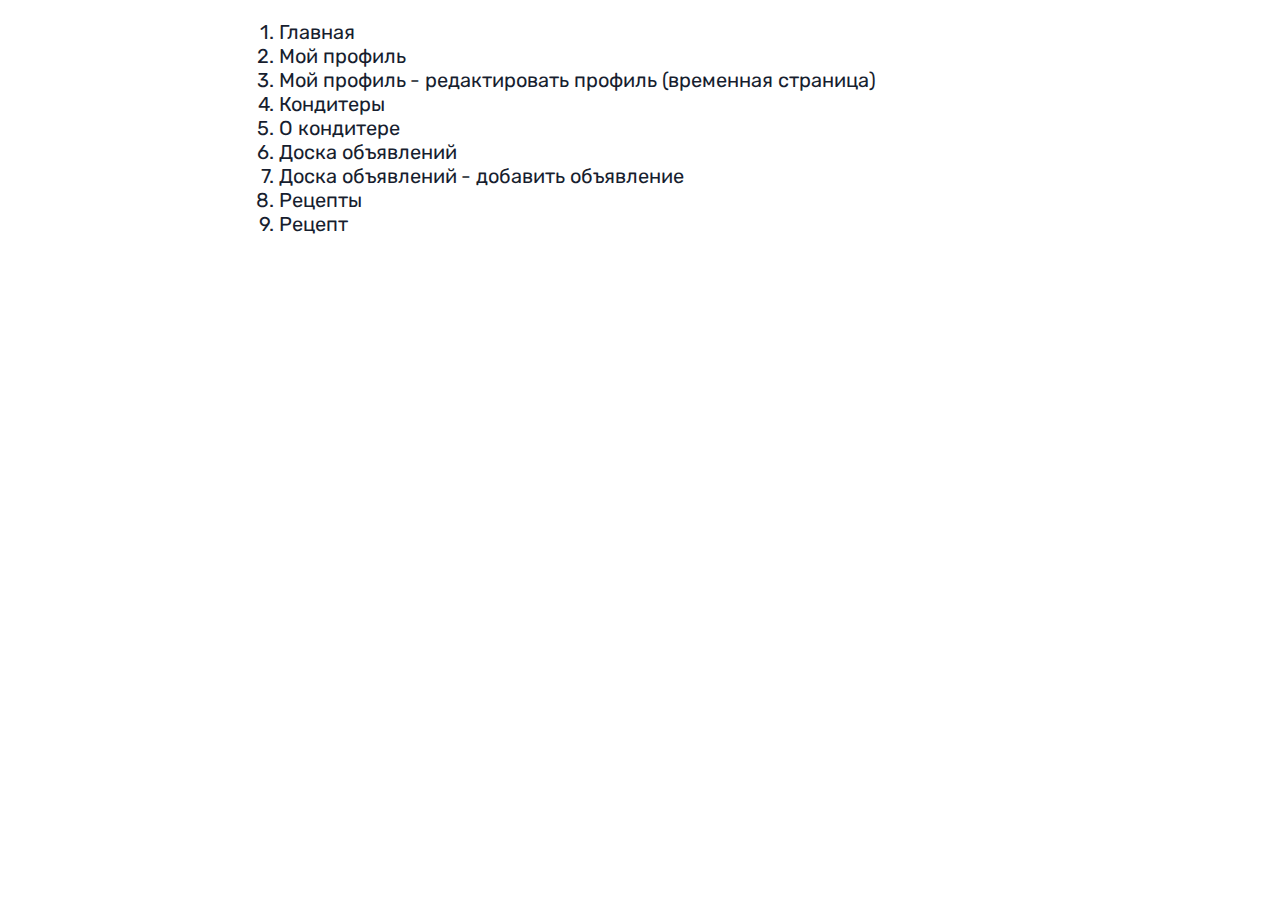
<file: index.html>
<!DOCTYPE html>
<html lang="ru">

<head>
    <meta charset="utf-8">
    <meta name="viewport" content="width=device-width, initial-scale=1.0, shrink-to-fit=no">
    <meta name="description" content="another website">
    <link rel="stylesheet" href="css/swiper-bundle.min.css">
    <link href="./css/style.css" rel="stylesheet">
    <title>Cake</title>
</head>

<body>
  
    <main>
        <div class="container">
            <ol>
                <li>
                    <a href="main.html">Главная</a>
                </li>
                <li>
                    <a href="my-profile.html">Мой профиль</a>
                </li>
                <li>
                    <a href="my-profile-copy.html">Мой профиль - редактировать профиль (временная страница)</a>
                </li>
                <li>
                    <a href="confectioners.html">Кондитеры</a>
                </li>
                <li>
                    <a href="about-confectioner.html">О кондитере</a>
                </li>
                <li>
                    <a href="board.html">Доска объявлений</a>
                </li>
                <li>
                    <a href="board-create-ad.html">Доска объявлений - добавить объявление</a>
                </li>
                <li>
                    <a href="recipies.html">Рецепты</a>
                </li>
                <li>
                    <a href="recipe-page.html">Рецепт</a>
                </li>
            </ol>
        </div>
    </main>

    <script defer src="js/swiper-bundle.min.js"></script>
    <script defer src="js/jquery-3.5.1.min.js"></script>
    <script defer src="js/main.js"></script>
</body>

</html>
</file>
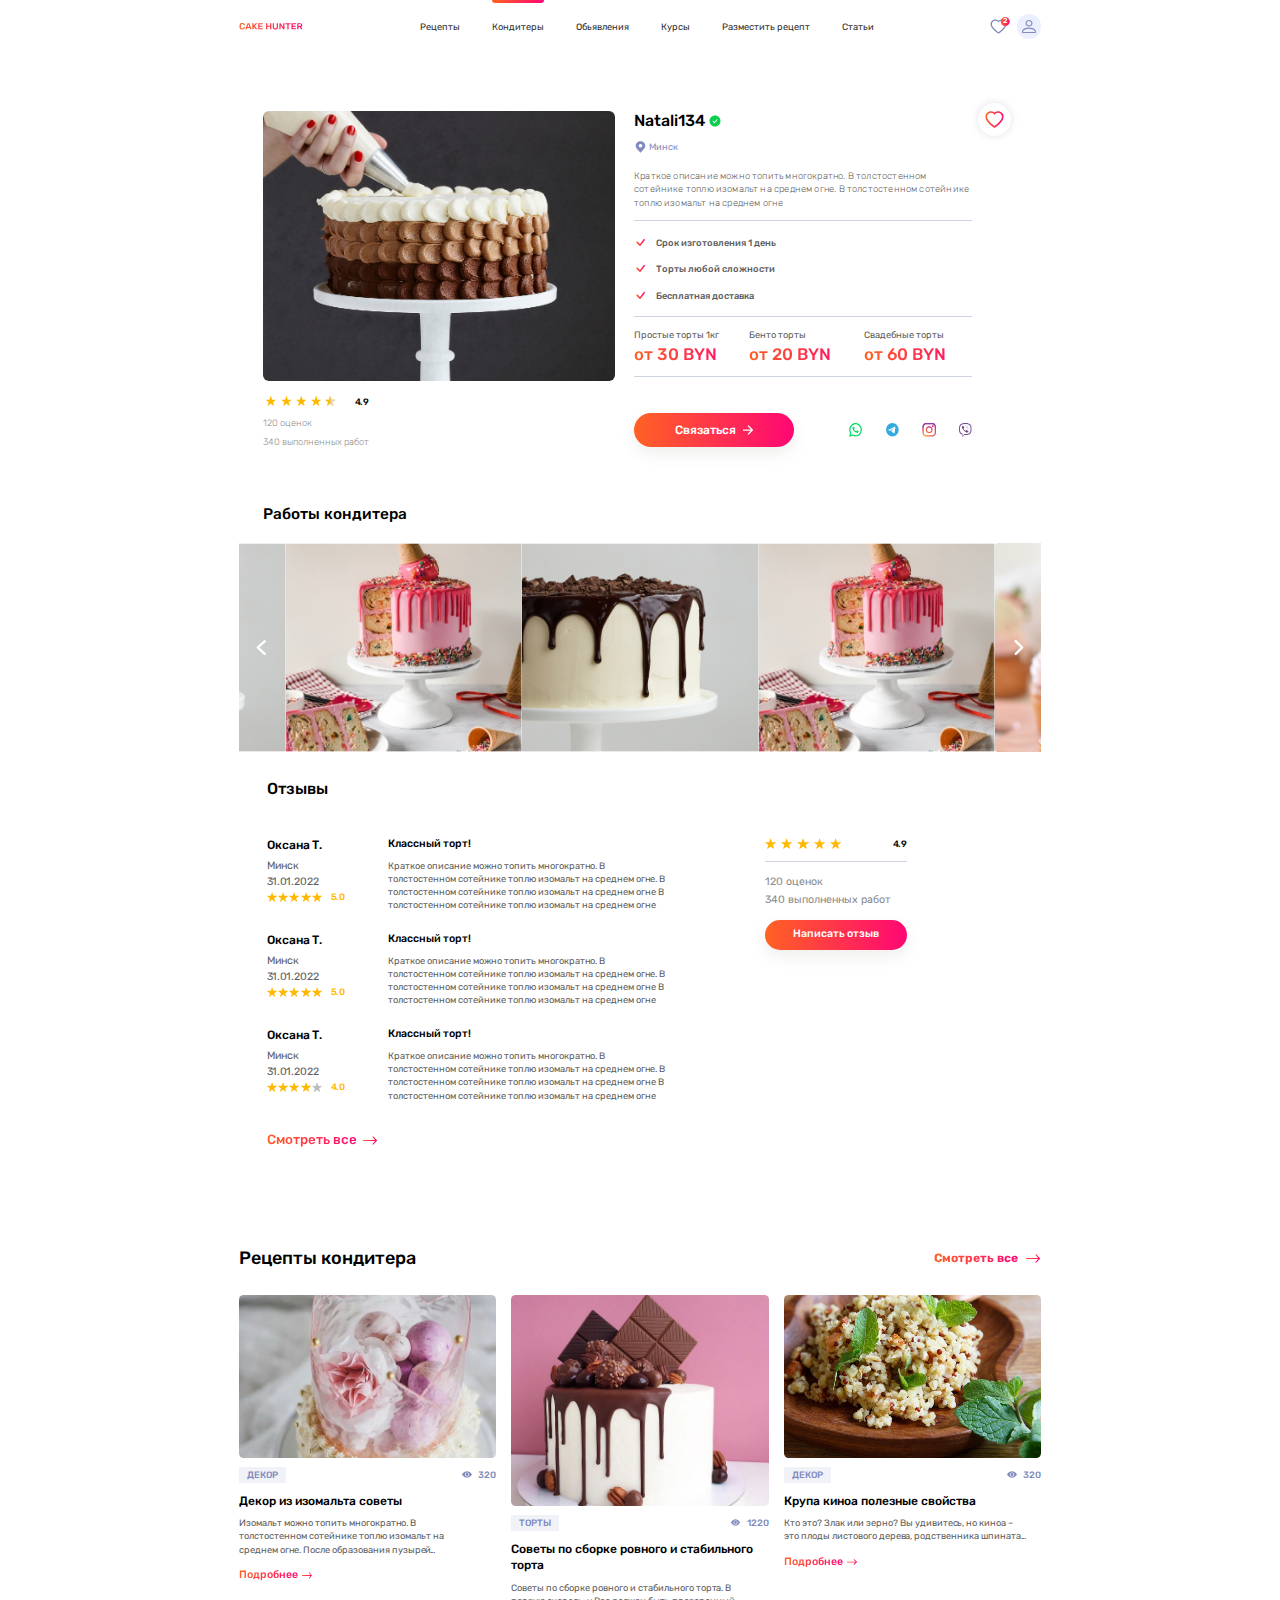
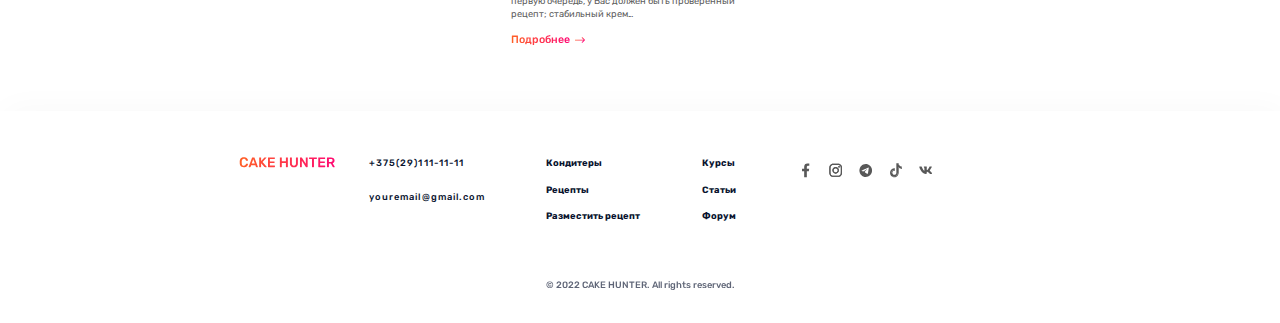
<file: about-confectioner.html>
<!DOCTYPE html>
<html lang="ru">

    <head>
        <meta charset="utf-8">
        <meta name="viewport" content="width=device-width, initial-scale=1.0, shrink-to-fit=no">
        <meta name="description" content="another website">
        <link rel="stylesheet" href="css/swiper-bundle.min.css">
        <link rel="stylesheet" href="css/ui-slider.css">
        <link rel="stylesheet" href="css/air-datepicker.css">
        <link href="./css/style.css" rel="stylesheet">
        <title>Cake</title>
    </head>

<body>
    <header class="header">
        <div class="container">
            <div class="header__inner">
                <button class="header__burger-btn mobile">
                    <img src="./img/burger-icon.svg" alt="">
                </button>
                <a href="" class="header__logo">
                    <img src="./img/logo.svg" alt="">
                </a>
                <nav class="header__nav">
                    <button class="header__burger-btn mobile">
                        <img src="./img/close.svg" alt="">
                    </button>
                    <ul>
                        <li>
                            <a href="">Рецепты</a>
                        </li>
                        <li class="active">
                            <a href="">Кондитеры</a>
                        </li>
                        <li>
                            <a href="">Обьявления</a>
                        </li>
                        <li>
                            <a href="">Курсы</a>
                        </li>
                        <li>
                            <a href="">Разместить рецепт</a>
                        </li>
                        <li>
                            <a href="">Статьи</a>
                        </li>
                        <!-- <li>
                            <a href="">Форум</a>
                        </li> -->
                    </ul>
                </nav>
                <div class="header__btns">
                    <!-- <button class="header__log-in">Вход</button>
                        <button class="header__reg">Регистрация</button> -->
                    <a class="header__favorites" href="">
                        <img src="./img/save-icon.svg" alt="">
                        <span>2</span>
                    </a>
                    <a class="header__profile" href="/my-profile.html">
                        <img src="./img/profile-icon.svg" alt="">
                    </a>
                </div>
            </div>
        </div>
    </header>

    <main>
        <section class="about-confectioner">
            <div class="container">
                <div class="profile__content">
                    <button class="profile__favorites">
                        <img src="./img/heart-color.svg" alt="">
                    </button>
                    <div class="profile__about-confectioners">
                        <div class="profile__personal">
                            <div class="profile__personal-left">
                                <div class="profile__personal-img">
                                    <img src="./img/cake-img.jpg" alt="">
                                </div>
                                <div class="profile__personal-about desctop">
                                    <div class="profile__rate-wrap">
                                        <div class="profile__stars-wrap">
                                            <div class="profile__stars">
                                                <img src="./img/stars.svg" alt="">
                                            </div>
                                            <div class="profile__rate-value">4.9</div>
                                        </div>
                                        <div class="profile__rate-key">120 оценок</div>
                                        <div class="profile__rate-key">340 выполненных работ</div>
                                    </div>
                                </div>
                            </div>
                            <div class="profile__personal-right">
                                <div class="profile__name-top">
                                    <div class="profile__name-wrap right">
                                        <div class="profile__name">Natali134</div>
                                        <img src="./img/name-icon.svg" alt="">
                                    </div>
                                </div>
                                <div class="profile__location">
                                    <img src="./img/location-icon.svg" alt="">
                                    Минск
                                </div>
                                <div class="profile__description">
                                    Краткое описание можно топить многократно.
                                    В толстостенном сотейнике топлю изомальт на среднем огне.
                                    В толстостенном сотейнике топлю изомальт на среднем огне
                                </div>

                                <div class="profile__description-items">
                                    <ul>
                                        <li>
                                            <img src="./img/done-icon.svg" alt="">
                                            Срок изготовления 1 день
                                        </li>
                                        <li>
                                            <img src="./img/done-icon.svg" alt="">
                                            Торты любой сложности
                                        </li>
                                        <li>
                                            <img src="./img/done-icon.svg" alt="">
                                            Бесплатная доставка
                                        </li>
                                    </ul>
                                </div>
                                <div class="profile__price-wrap">
                                    <div class="profile__price-item">
                                        <div class="profile__price-key">Простые торты 1кг </div>
                                        <div class="profile__price-value">от 30 BYN</div>
                                    </div>
                                    <div class="profile__price-item">
                                        <div class="profile__price-key">Бенто торты </div>
                                        <div class="profile__price-value">от 20 BYN</div>
                                    </div>
                                    <div class="profile__price-item">
                                        <div class="profile__price-key">Свадебные торты</div>
                                        <div class="profile__price-value">от 60 BYN</div>
                                    </div>
                                </div>
                                <div class="profile__personal-about mobile">
                                    <div class="profile__rate-wrap">
                                        <div class="profile__stars-wrap">
                                            <div class="profile__stars">
                                                <img src="./img/stars.svg" alt="">
                                            </div>
                                            <div class="profile__rate-value">4.9</div>
                                        </div>
                                        <div class="profile__rate-key">120 оценок</div>
                                        <div class="profile__rate-key">340 выполненных работ</div>
                                    </div>
                                </div>
                                <div class="profile__contact-info">
                                    <button class="profile__contact-btn">
                                        <span>Связаться</span>
                                        <img src="./img/arrow-white-icon.svg" alt="">
                                    </button>
                                    <div class="profile__personal-social">
                                        <a href="">
                                            <img src="./img/icon-2.svg" alt="">
                                        </a>
                                        <a href="">
                                            <img src="./img/icon-1.svg" alt="">
                                        </a>
                                        <a href="">
                                            <img src="./img/icon-3.svg" alt="">
                                        </a>
                                        <a href="">
                                            <img src="./img/icon-4.svg" alt="">
                                        </a>
                                    </div>
                                </div>
                            </div>
                        </div>
                        <div class="profile__portfolio">
                            <div class="profile__portfolio-title">Работы кондитера</div>
                            <div class="profile__portfolio-slider swiper" id="destroy-1">
                                <div class="profile__portfolio-slider-wrapper swiper-wrapper">
                                    <div class="profile__portfolio-slide swiper-slide">
                                        <img src="./img/cake-slide1.jpg" alt="">
                                        <div class="profile__portfolio-slide-text">
                                            <div class="profile__portfolio-cake-name">Свадебный торт</div>
                                            <div class="profile__portfolio-cake-price">350 BYN</div>
                                        </div>
                                    </div>
                                    <div class="profile__portfolio-slide swiper-slide">
                                        <img src="./img/cake-slide2.jpg" alt="">
                                        <div class="profile__portfolio-slide-text">
                                            <div class="profile__portfolio-cake-name">Свадебный торт</div>
                                            <div class="profile__portfolio-cake-price">350 BYN</div>
                                        </div>
                                    </div>
                                    <div class="profile__portfolio-slide swiper-slide">
                                        <img src="./img/cake-slide3.png" alt="">
                                        <div class="profile__portfolio-slide-text">
                                            <div class="profile__portfolio-cake-name">Свадебный торт</div>
                                            <div class="profile__portfolio-cake-price">350 BYN</div>
                                        </div>
                                    </div>
                                    <div class="profile__portfolio-slide swiper-slide">
                                        <img src="./img/cake-slide4.png" alt="">
                                        <div class="profile__portfolio-slide-text">
                                            <div class="profile__portfolio-cake-name">Свадебный торт</div>
                                            <div class="profile__portfolio-cake-price">350 BYN</div>
                                        </div>
                                    </div>
                                    <div class="profile__portfolio-slide swiper-slide desctop">
                                        <img src="./img/cake-slide1.jpg" alt="">
                                        <div class="profile__portfolio-slide-text">
                                            <div class="profile__portfolio-cake-name">Свадебный торт</div>
                                            <div class="profile__portfolio-cake-price">350 BYN</div>
                                        </div>
                                    </div>
                                    <div class="profile__portfolio-slide swiper-slide desctop">
                                        <img src="./img/cake-slide2.jpg" alt="">
                                        <div class="profile__portfolio-slide-text">
                                            <div class="profile__portfolio-cake-name">Свадебный торт</div>
                                            <div class="profile__portfolio-cake-price">350 BYN</div>
                                        </div>
                                    </div>
                                </div>
                                <div class="slider-arrow-prev desctop">
                                    <img src="./img/arrow-prev.svg" alt="">
                                </div>
                                <div class="slider-arrow-next desctop">
                                    <img src="./img/arrow-next.svg" alt="">
                                </div>
                            </div>
                        </div>
                        <div class="reviews">
                            <h2 class="reviews__title">
                                Отзывы
                            </h2>
                            <div class="reviews__content">
                                <div class="reviews__items">
                                    <div class="reviews__item">
                                        <div class="reviews__item-info">
                                            <div class="reviews__item-name">Оксана Т.</div>
                                            <div class="reviews__item-location">Минск</div>
                                            <div class="reviews__item-date">31.01.2022</div>
                                            <div class="reviews__item-rate desctop">
                                                <div class="reviews__item-rate-stars">
                                                    <img src="./img/star-icon.svg" alt="">
                                                    <img src="./img/star-icon.svg" alt="">
                                                    <img src="./img/star-icon.svg" alt="">
                                                    <img src="./img/star-icon.svg" alt="">
                                                    <img src="./img/star-icon.svg" alt="">
                                                </div>
                                                <div class="reviews__item-rate-value">
                                                    5.0
                                                </div>
                                            </div>
                                        </div>
                                        <div class="reviews__item-description">
                                            <div class="reviews__item-title-wrap">
                                                <h4 class="reviews__item-title">Классный торт!</h4>
                                                <div class="reviews__item-rate mobile">
                                                    <div class="reviews__item-rate-stars">
                                                        <img src="./img/star-icon.svg" alt="">
                                                        <img src="./img/star-icon.svg" alt="">
                                                        <img src="./img/star-icon.svg" alt="">
                                                        <img src="./img/star-icon.svg" alt="">
                                                        <img src="./img/star-icon.svg" alt="">
                                                    </div>
                                                    <div class="reviews__item-rate-value">
                                                        5.0
                                                    </div>
                                                </div>
                                            </div>
                                            <p class="reviews__item-subtitle">
                                                Краткое описание можно топить многократно. 
                                                В толстостенном сотейнике топлю изомальт на среднем огне. 
                                                В толстостенном сотейнике топлю изомальт на среднем огне  
                                                В толстостенном сотейнике топлю изомальт на среднем огне
                                            </p>
                                        </div>
                                    </div>

                                    <div class="reviews__item">
                                        <div class="reviews__item-info">
                                            <div class="reviews__item-name">Оксана Т.</div>
                                            <div class="reviews__item-location">Минск</div>
                                            <div class="reviews__item-date">31.01.2022</div>
                                            <div class="reviews__item-rate desctop">
                                                <div class="reviews__item-rate-stars">
                                                    <img src="./img/star-icon.svg" alt="">
                                                    <img src="./img/star-icon.svg" alt="">
                                                    <img src="./img/star-icon.svg" alt="">
                                                    <img src="./img/star-icon.svg" alt="">
                                                    <img src="./img/star-icon.svg" alt="">
                                                </div>
                                                <div class="reviews__item-rate-value">
                                                    5.0
                                                </div>
                                            </div>
                                        </div>
                                        <div class="reviews__item-description">
                                            <div class="reviews__item-title-wrap">
                                                <h4 class="reviews__item-title">Классный торт!</h4>
                                                <div class="reviews__item-rate mobile">
                                                    <div class="reviews__item-rate-stars">
                                                        <img src="./img/star-icon.svg" alt="">
                                                        <img src="./img/star-icon.svg" alt="">
                                                        <img src="./img/star-icon.svg" alt="">
                                                        <img src="./img/star-icon.svg" alt="">
                                                        <img src="./img/star-icon.svg" alt="">
                                                    </div>
                                                    <div class="reviews__item-rate-value">
                                                        5.0
                                                    </div>
                                                </div>
                                            </div>
                                            <p class="reviews__item-subtitle">
                                                Краткое описание можно топить многократно. 
                                                В толстостенном сотейнике топлю изомальт на среднем огне. 
                                                В толстостенном сотейнике топлю изомальт на среднем огне  
                                                В толстостенном сотейнике топлю изомальт на среднем огне
                                            </p>
                                        </div>
                                    </div>

                                    <div class="reviews__item">
                                        <div class="reviews__item-info">
                                            <div class="reviews__item-name">Оксана Т.</div>
                                            <div class="reviews__item-location">Минск</div>
                                            <div class="reviews__item-date">31.01.2022</div>
                                            <div class="reviews__item-rate desctop">
                                                <div class="reviews__item-rate-stars">
                                                    <img src="./img/star-icon.svg" alt="">
                                                    <img src="./img/star-icon.svg" alt="">
                                                    <img src="./img/star-icon.svg" alt="">
                                                    <img src="./img/star-icon.svg" alt="">
                                                    <img src="./img/star-grey.svg" alt="">
                                                </div>
                                                <div class="reviews__item-rate-value">
                                                    4.0
                                                </div>
                                            </div>
                                        </div>
                                        <div class="reviews__item-description">
                                            <div class="reviews__item-title-wrap">
                                                <h4 class="reviews__item-title">Классный торт!</h4>
                                                <div class="reviews__item-rate mobile">
                                                    <div class="reviews__item-rate-stars">
                                                        <img src="./img/star-icon.svg" alt="">
                                                        <img src="./img/star-icon.svg" alt="">
                                                        <img src="./img/star-icon.svg" alt="">
                                                        <img src="./img/star-icon.svg" alt="">
                                                        <img src="./img/star-grey.svg" alt="">
                                                    </div>
                                                    <div class="reviews__item-rate-value">
                                                        4.0
                                                    </div>
                                                </div>
                                            </div>
                                            <p class="reviews__item-subtitle">
                                                Краткое описание можно топить многократно. 
                                                В толстостенном сотейнике топлю изомальт на среднем огне. 
                                                В толстостенном сотейнике топлю изомальт на среднем огне  
                                                В толстостенном сотейнике топлю изомальт на среднем огне
                                            </p>
                                        </div>
                                    </div>

                                    <a href="" class="reviews__link-more desctop">
                                        <span>Смотреть все</span>
                                        <img src="./img/arrow-link.svg" alt="">
                                    </a>
                                </div>
                                <div class="reviews__summ">
                                    <div class="reviews__summ-rated">
                                        <div class="reviews__summ-stars">
                                            <img src="./img/star-icon.svg" alt="">
                                            <img src="./img/star-icon.svg" alt="">
                                            <img src="./img/star-icon.svg" alt="">
                                            <img src="./img/star-icon.svg" alt="">
                                            <img src="./img/star-icon.svg" alt="">
                                        </div>
                                        <div class="reviews__summ-value">4.9</div>
                                    </div>
                                    <div class="reviews__summ-key">120 оценок</div>
                                    <div class="reviews__summ-key">340 выполненных работ</div>
                                    <button class="reviews__feedback-btn">Написать отзыв</button>
                                </div>
                            </div>
                        </div>
                    </div>
                </div>
            </div>
        </section>

        <section class="article  page-about-confectioner">
            <div class="container">
                <div class="article__inner">
                    <div class="article__title-wrap">
                        <h2 class="article__title">Рецепты кондитера</h2>
                        <a class="article__link desctop" href="">
                            <span>Смотреть все</span>
                            <img src="./img/arrow-link.svg" alt="">
                        </a>
                    </div>
                    <div class="article__content">
                        <div class="article__box">
                            <img src="./img/article1.png" alt="">
                            <div class="article__box-info-wrap">
                                <div class="article__box-sticker">ДЕКОР</div>
                                <div class="article__box-views">
                                    <img src="./img/views-icon.svg" alt="">
                                    320
                                </div>
                            </div>
                            <h3 class="article__box-title">Декор из изомальта советы</h3>
                            <h4 class="article__box-subtitle">Изомальт можно топить многократно. 
                                В толстостенном сотейнике топлю изомальт на среднем огне. 
                                После образования пузырей...
                            </h4>
                            <a class="article__box-link" href="">
                                <span>Подробнее</span>
                                <img src="./img/arrow-link.svg" alt="">
                            </a>
                        </div>
                        <div class="article__box">
                            <img src="./img/article2.png" alt="">
                            <div class="article__box-info-wrap">
                                <div class="article__box-sticker">ТОРТЫ</div>
                                <div class="article__box-views">
                                    <img src="./img/views-icon.svg" alt="">
                                    1220
                                </div>
                            </div>
                            <h3 class="article__box-title">Советы по сборке ровного и стабильного торта</h3>
                            <h4 class="article__box-subtitle">Советы по сборке ровного и стабильного торта. 
                                В первую очередь, у Вас должен быть проверенный рецепт; стабильный крем ...
                            </h4>
                            <a class="article__box-link" href="">
                                <span>Подробнее</span>
                                <img src="./img/arrow-link.svg" alt="">
                            </a>
                        </div>
                        <div class="article__box">
                            <img src="./img/article3.png" alt="">
                            <div class="article__box-info-wrap">
                                <div class="article__box-sticker">ДЕКОР</div>
                                <div class="article__box-views">
                                    <img src="./img/views-icon.svg" alt="">
                                    320
                                </div>
                            </div>
                            <h3 class="article__box-title">Крупа киноа полезные свойства</h3>
                            <h4 class="article__box-subtitle">Кто это? Злак или зерно? 
                                Вы удивитесь, но киноа – это плоды листового дерева, 
                                родственника шпината ...
                            </h4>
                            <a class="article__box-link" href="">
                                <span>Подробнее</span>
                                <img src="./img/arrow-link.svg" alt="">
                            </a>
                        </div>
                    </div>
                    <a class="article__link mobile" href="">
                        <span>Смотреть все</span>
                        <img src="./img/arrow-link.svg" alt="">
                    </a>
                </div>
            </div>
        </section>

    </main>

    <footer class="footer">
        <div class="container">
            <div class="footer__inner">
                <div class="footer__top">
                    <a href="" class="footer__logo">
                        <svg width="97" height="11" viewBox="0 0 97 11" fill="none" xmlns="http://www.w3.org/2000/svg">
                            <path
                                d="M4.872 10.14C4.004 10.14 3.26667 9.99067 2.66 9.692C2.06267 9.384 1.60533 8.95 1.288 8.39C0.970667 7.82067 0.793333 7.13933 0.756 6.346C0.746667 5.96333 0.742 5.55267 0.742 5.114C0.742 4.67533 0.746667 4.25533 0.756 3.854C0.793333 3.07 0.970667 2.39333 1.288 1.824C1.61467 1.25467 2.07667 0.820666 2.674 0.521999C3.28067 0.213999 4.01333 0.0599995 4.872 0.0599995C5.50667 0.0599995 6.076 0.143999 6.58 0.312C7.084 0.48 7.51333 0.713333 7.868 1.012C8.22267 1.30133 8.498 1.642 8.694 2.034C8.89 2.426 8.99267 2.85067 9.002 3.308C9.01133 3.392 8.98333 3.462 8.918 3.518C8.862 3.574 8.792 3.602 8.708 3.602H7.378C7.27533 3.602 7.19133 3.57867 7.126 3.532C7.06067 3.476 7.014 3.38733 6.986 3.266C6.83667 2.65 6.58 2.23 6.216 2.006C5.852 1.782 5.39933 1.67 4.858 1.67C4.23267 1.67 3.73333 1.84733 3.36 2.202C2.98667 2.54733 2.786 3.12133 2.758 3.924C2.73 4.68933 2.73 5.47333 2.758 6.276C2.786 7.07867 2.98667 7.65733 3.36 8.012C3.73333 8.35733 4.23267 8.53 4.858 8.53C5.39933 8.53 5.852 8.418 6.216 8.194C6.58 7.96067 6.83667 7.54067 6.986 6.934C7.014 6.80333 7.06067 6.71467 7.126 6.668C7.19133 6.62133 7.27533 6.598 7.378 6.598H8.708C8.792 6.598 8.862 6.626 8.918 6.682C8.98333 6.738 9.01133 6.808 9.002 6.892C8.99267 7.34933 8.89 7.774 8.694 8.166C8.498 8.558 8.22267 8.90333 7.868 9.202C7.51333 9.49133 7.084 9.72 6.58 9.888C6.076 10.056 5.50667 10.14 4.872 10.14ZM9.95094 10C9.87627 10 9.80627 9.972 9.74094 9.916C9.68494 9.86 9.65694 9.79 9.65694 9.706C9.65694 9.66867 9.66627 9.62667 9.68494 9.58L13.0589 0.55C13.0869 0.456666 13.1383 0.377333 13.2129 0.312C13.2969 0.237333 13.4089 0.199999 13.5489 0.199999H15.0749C15.2149 0.199999 15.3223 0.237333 15.3969 0.312C15.4716 0.377333 15.5276 0.456666 15.5649 0.55L18.9389 9.58C18.9483 9.62667 18.9529 9.66867 18.9529 9.706C18.9529 9.79 18.9249 9.86 18.8689 9.916C18.8129 9.972 18.7476 10 18.6729 10H17.4549C17.3243 10 17.2263 9.972 17.1609 9.916C17.1049 9.85067 17.0676 9.79 17.0489 9.734L16.3909 8.026H12.2329L11.5749 9.734C11.5563 9.79 11.5143 9.85067 11.4489 9.916C11.3929 9.972 11.2996 10 11.1689 10H9.95094ZM12.7229 6.416H15.9009L14.3049 2.09L12.7229 6.416ZM20.596 10C20.5026 10 20.4233 9.96733 20.358 9.902C20.2926 9.83667 20.26 9.75733 20.26 9.664V0.55C20.26 0.447333 20.2926 0.363333 20.358 0.298C20.4233 0.232666 20.5026 0.199999 20.596 0.199999H21.828C21.9306 0.199999 22.0146 0.232666 22.08 0.298C22.1453 0.363333 22.178 0.447333 22.178 0.55V3.826L25.342 0.451999C25.3793 0.405333 25.44 0.354 25.524 0.298C25.6173 0.232666 25.7386 0.199999 25.888 0.199999H27.274C27.3486 0.199999 27.414 0.228 27.47 0.284C27.5353 0.34 27.568 0.41 27.568 0.494C27.568 0.559333 27.5493 0.615333 27.512 0.661999L23.662 4.89L27.778 9.524C27.8246 9.58 27.848 9.64067 27.848 9.706C27.848 9.79 27.8153 9.86 27.75 9.916C27.694 9.972 27.6286 10 27.554 10H26.112C25.9533 10 25.8273 9.96733 25.734 9.902C25.65 9.82733 25.594 9.776 25.566 9.748L22.178 6.038V9.664C22.178 9.75733 22.1453 9.83667 22.08 9.902C22.0146 9.96733 21.9306 10 21.828 10H20.596ZM29.4417 10C29.3483 10 29.269 9.96733 29.2037 9.902C29.1383 9.83667 29.1057 9.75733 29.1057 9.664V0.55C29.1057 0.447333 29.1383 0.363333 29.2037 0.298C29.269 0.232666 29.3483 0.199999 29.4417 0.199999H35.6017C35.7043 0.199999 35.7883 0.232666 35.8537 0.298C35.919 0.363333 35.9517 0.447333 35.9517 0.55V1.474C35.9517 1.56733 35.919 1.64667 35.8537 1.712C35.7883 1.77733 35.7043 1.81 35.6017 1.81H30.9957V4.288H35.2937C35.3963 4.288 35.4803 4.32067 35.5457 4.386C35.611 4.442 35.6437 4.52133 35.6437 4.624V5.492C35.6437 5.59467 35.611 5.67867 35.5457 5.744C35.4803 5.8 35.3963 5.828 35.2937 5.828H30.9957V8.39H35.7137C35.8163 8.39 35.9003 8.42267 35.9657 8.488C36.031 8.55333 36.0637 8.63733 36.0637 8.74V9.664C36.0637 9.75733 36.031 9.83667 35.9657 9.902C35.9003 9.96733 35.8163 10 35.7137 10H29.4417ZM41.3499 10C41.2565 10 41.1772 9.972 41.1119 9.916C41.0465 9.85067 41.0139 9.76667 41.0139 9.664V0.55C41.0139 0.447333 41.0465 0.363333 41.1119 0.298C41.1772 0.232666 41.2565 0.199999 41.3499 0.199999H42.6239C42.7265 0.199999 42.8059 0.232666 42.8619 0.298C42.9272 0.363333 42.9599 0.447333 42.9599 0.55V4.162H47.0899V0.55C47.0899 0.447333 47.1225 0.363333 47.1879 0.298C47.2532 0.232666 47.3325 0.199999 47.4259 0.199999H48.6859C48.7885 0.199999 48.8725 0.232666 48.9379 0.298C49.0032 0.363333 49.0359 0.447333 49.0359 0.55V9.664C49.0359 9.75733 49.0032 9.83667 48.9379 9.902C48.8725 9.96733 48.7885 10 48.6859 10H47.4259C47.3325 10 47.2532 9.96733 47.1879 9.902C47.1225 9.83667 47.0899 9.75733 47.0899 9.664V5.912H42.9599V9.664C42.9599 9.75733 42.9272 9.83667 42.8619 9.902C42.8059 9.96733 42.7265 10 42.6239 10H41.3499ZM55.1191 10.14C54.3071 10.14 53.6024 10.0047 53.0051 9.734C52.4078 9.454 51.9458 9.02933 51.6191 8.46C51.2924 7.88133 51.1291 7.144 51.1291 6.248V0.55C51.1291 0.447333 51.1618 0.363333 51.2271 0.298C51.2924 0.232666 51.3718 0.199999 51.4651 0.199999H52.7391C52.8418 0.199999 52.9211 0.232666 52.9771 0.298C53.0424 0.363333 53.0751 0.447333 53.0751 0.55V6.248C53.0751 7.01333 53.2571 7.58267 53.6211 7.956C53.9851 8.32 54.4844 8.502 55.1191 8.502C55.7538 8.502 56.2484 8.32 56.6031 7.956C56.9671 7.58267 57.1491 7.01333 57.1491 6.248V0.55C57.1491 0.447333 57.1818 0.363333 57.2471 0.298C57.3124 0.232666 57.3964 0.199999 57.4991 0.199999H58.7591C58.8618 0.199999 58.9411 0.232666 58.9971 0.298C59.0624 0.363333 59.0951 0.447333 59.0951 0.55V6.248C59.0951 7.144 58.9318 7.88133 58.6051 8.46C58.2878 9.02933 57.8304 9.454 57.2331 9.734C56.6451 10.0047 55.9404 10.14 55.1191 10.14ZM61.5296 10C61.4362 10 61.3569 9.96733 61.2916 9.902C61.2262 9.83667 61.1936 9.75733 61.1936 9.664V0.55C61.1936 0.447333 61.2262 0.363333 61.2916 0.298C61.3569 0.232666 61.4362 0.199999 61.5296 0.199999H62.6076C62.7382 0.199999 62.8316 0.232666 62.8876 0.298C62.9529 0.354 62.9949 0.396 63.0136 0.424L67.0456 6.696V0.55C67.0456 0.447333 67.0736 0.363333 67.1296 0.298C67.1949 0.232666 67.2789 0.199999 67.3816 0.199999H68.5576C68.6602 0.199999 68.7442 0.232666 68.8096 0.298C68.8749 0.363333 68.9076 0.447333 68.9076 0.55V9.65C68.9076 9.75267 68.8749 9.83667 68.8096 9.902C68.7442 9.96733 68.6649 10 68.5716 10H67.4796C67.3489 10 67.2556 9.96733 67.1996 9.902C67.1436 9.83667 67.1016 9.79467 67.0736 9.776L63.0556 3.644V9.664C63.0556 9.75733 63.0229 9.83667 62.9576 9.902C62.8922 9.96733 62.8082 10 62.7056 10H61.5296ZM73.584 10C73.4907 10 73.4113 9.96733 73.346 9.902C73.2807 9.83667 73.248 9.75733 73.248 9.664V1.922H70.658C70.5647 1.922 70.4853 1.88933 70.42 1.824C70.3547 1.75867 70.322 1.67933 70.322 1.586V0.55C70.322 0.447333 70.3547 0.363333 70.42 0.298C70.4853 0.232666 70.5647 0.199999 70.658 0.199999H77.798C77.9007 0.199999 77.9847 0.232666 78.05 0.298C78.1153 0.363333 78.148 0.447333 78.148 0.55V1.586C78.148 1.67933 78.1153 1.75867 78.05 1.824C77.9847 1.88933 77.9007 1.922 77.798 1.922H75.222V9.664C75.222 9.75733 75.1893 9.83667 75.124 9.902C75.0587 9.96733 74.9747 10 74.872 10H73.584ZM79.9046 10C79.8112 10 79.7319 9.96733 79.6666 9.902C79.6012 9.83667 79.5686 9.75733 79.5686 9.664V0.55C79.5686 0.447333 79.6012 0.363333 79.6666 0.298C79.7319 0.232666 79.8112 0.199999 79.9046 0.199999H86.0646C86.1672 0.199999 86.2512 0.232666 86.3166 0.298C86.3819 0.363333 86.4146 0.447333 86.4146 0.55V1.474C86.4146 1.56733 86.3819 1.64667 86.3166 1.712C86.2512 1.77733 86.1672 1.81 86.0646 1.81H81.4586V4.288H85.7566C85.8592 4.288 85.9432 4.32067 86.0086 4.386C86.0739 4.442 86.1066 4.52133 86.1066 4.624V5.492C86.1066 5.59467 86.0739 5.67867 86.0086 5.744C85.9432 5.8 85.8592 5.828 85.7566 5.828H81.4586V8.39H86.1766C86.2792 8.39 86.3632 8.42267 86.4286 8.488C86.4939 8.55333 86.5266 8.63733 86.5266 8.74V9.664C86.5266 9.75733 86.4939 9.83667 86.4286 9.902C86.3632 9.96733 86.2792 10 86.1766 10H79.9046ZM88.6135 10C88.5202 10 88.4409 9.96733 88.3755 9.902C88.3102 9.83667 88.2775 9.75733 88.2775 9.664V0.55C88.2775 0.447333 88.3102 0.363333 88.3755 0.298C88.4409 0.232666 88.5202 0.199999 88.6135 0.199999H92.2395C93.3689 0.199999 94.2602 0.461333 94.9135 0.983999C95.5669 1.50667 95.8935 2.26733 95.8935 3.266C95.8935 3.95667 95.7209 4.53067 95.3755 4.988C95.0395 5.44533 94.5869 5.77667 94.0175 5.982L96.0615 9.552C96.0895 9.608 96.1035 9.65933 96.1035 9.706C96.1035 9.79 96.0709 9.86 96.0055 9.916C95.9495 9.972 95.8842 10 95.8095 10H94.5355C94.3769 10 94.2555 9.958 94.1715 9.874C94.0875 9.79 94.0222 9.706 93.9755 9.622L92.1695 6.304H90.2235V9.664C90.2235 9.75733 90.1909 9.83667 90.1255 9.902C90.0695 9.96733 89.9902 10 89.8875 10H88.6135ZM90.2235 4.722H92.1975C92.7669 4.722 93.1915 4.596 93.4715 4.344C93.7515 4.08267 93.8915 3.71867 93.8915 3.252C93.8915 2.78533 93.7515 2.42133 93.4715 2.16C93.2009 1.88933 92.7762 1.754 92.1975 1.754H90.2235V4.722Z"
                                fill="url(#paint0_linear_721_4267)" />
                            <defs>
                                <linearGradient id="paint0_linear_721_4267" x1="-42.1739" y1="-14.8276" x2="102.851"
                                    y2="20.2036" gradientUnits="userSpaceOnUse">
                                    <stop stop-color="#FF8A00" />
                                    <stop offset="1" stop-color="#FF007A" />
                                </linearGradient>
                            </defs>
                        </svg>
                    </a>
                    <div class="footer__info-wrap">
                        <div class="footer__info-block">
                            <a href="tel:+375291111111">+375(29)111-11-11</a>
                            <a href="mailto:youremail@gmail.com">youremail@gmail.com</a>
                        </div>
                        <div class="footer__nav-block">
                            <ul>
                                <li>
                                    <a href="">Кондитеры</a>
                                </li>
                                <li>
                                    <a href="">Рецепты</a>
                                </li>
                                <li>
                                    <a href="">Разместить рецепт</a>
                                </li>
                            </ul>
                        </div>
                        <div class="footer__nav-block">
                            <ul>
                                <li>
                                    <a href="">Курсы</a>
                                </li>
                                <li>
                                    <a href="">Статьи</a>
                                </li>
                                <li>
                                    <a href="">Форум</a>
                                </li>
                            </ul>
                        </div>
                    </div>
                    <div class="footer__social">
                        <a href="">
                            <!-- <img src="./img/social-icon1.svg" alt=""> -->
                            <svg width="9" height="18" viewBox="0 0 9 18" fill="none"
                                xmlns="http://www.w3.org/2000/svg">
                                <path
                                    d="M8.36066 10.0618L8.83085 6.98659H5.93451V4.98772C5.93451 4.14685 6.33887 3.3252 7.63187 3.3252H8.9672V0.706492C8.18957 0.578844 7.40381 0.509786 6.61628 0.499878C4.23244 0.499878 2.67613 1.975 2.67613 4.64177V6.98659H0.0336914V10.0618H2.67613V17.4999H5.93451V10.0618H8.36066Z"
                                    fill="" />
                            </svg>
                        </a>
                        <a href="">
                            <!-- <img src="./img/social-icon2.svg" alt=""> -->
                            <svg width="19" height="20" viewBox="0 0 19 20" fill="none"
                                xmlns="http://www.w3.org/2000/svg">
                                <path
                                    d="M6.49585 9.9999C6.49585 8.29095 7.84092 6.9052 9.50061 6.9052C11.1603 6.9052 12.5061 8.29095 12.5061 9.9999C12.5061 11.7089 11.1603 13.0946 9.50061 13.0946C7.84092 13.0946 6.49585 11.7089 6.49585 9.9999ZM4.87115 9.9999C4.87115 12.6327 6.94375 14.7668 9.50061 14.7668C12.0575 14.7668 14.1301 12.6327 14.1301 9.9999C14.1301 7.36714 12.0575 5.23301 9.50061 5.23301C6.94375 5.23301 4.87115 7.36714 4.87115 9.9999ZM13.2315 5.044C13.2314 5.26433 13.2947 5.47974 13.4135 5.66298C13.5324 5.84623 13.7013 5.98908 13.8989 6.07348C14.0966 6.15788 14.3141 6.18003 14.524 6.13713C14.7339 6.09423 14.9267 5.98822 15.078 5.83248C15.2294 5.67675 15.3325 5.4783 15.3744 5.26222C15.4162 5.04614 15.3948 4.82214 15.313 4.61855C15.2312 4.41496 15.0926 4.24092 14.9148 4.11844C14.7369 3.99596 14.5277 3.93054 14.3138 3.93045H14.3133C14.0265 3.93059 13.7515 4.04794 13.5486 4.25673C13.3458 4.46552 13.2317 4.74867 13.2315 5.044V5.044ZM5.85826 17.5563C4.97926 17.5151 4.5015 17.3643 4.184 17.237C3.76308 17.0682 3.46275 16.8673 3.14698 16.5426C2.83122 16.2179 2.63575 15.9089 2.47261 15.4755C2.34884 15.1487 2.20242 14.6566 2.16247 13.7516C2.11876 12.773 2.11003 12.4791 2.11003 9.99997C2.11003 7.52087 2.11948 7.22774 2.16247 6.24839C2.2025 5.3433 2.34999 4.85217 2.47261 4.52443C2.63648 4.09101 2.83165 3.78177 3.14698 3.45663C3.46231 3.13149 3.76236 2.93022 4.184 2.76223C4.50136 2.63479 4.97926 2.48403 5.85826 2.44288C6.80859 2.39788 7.09406 2.38889 9.50061 2.38889C11.9072 2.38889 12.1929 2.39862 13.144 2.44288C14.023 2.4841 14.5 2.63598 14.8183 2.76223C15.2392 2.93022 15.5395 3.13193 15.8553 3.45663C16.1711 3.78132 16.3658 4.09101 16.5297 4.52443C16.6535 4.85121 16.7999 5.3433 16.8398 6.24839C16.8835 7.22774 16.8923 7.52087 16.8923 9.99997C16.8923 12.4791 16.8835 12.7722 16.8398 13.7516C16.7998 14.6566 16.6527 15.1486 16.5297 15.4755C16.3658 15.9089 16.1706 16.2182 15.8553 16.5426C15.54 16.867 15.2392 17.0682 14.8183 17.237C14.5009 17.3644 14.023 17.5152 13.144 17.5563C12.1937 17.6013 11.9082 17.6103 9.50061 17.6103C7.09298 17.6103 6.8083 17.6013 5.85826 17.5563V17.5563ZM5.78361 0.772773C4.82383 0.817778 4.16799 0.974481 3.59524 1.20397C3.00208 1.44095 2.49994 1.75889 1.99816 2.27474C1.49638 2.7906 1.18841 3.30846 0.958255 3.91923C0.735386 4.50936 0.583201 5.18429 0.539493 6.17256C0.495064 7.16239 0.484894 7.47884 0.484894 9.9999C0.484894 12.521 0.495064 12.8374 0.539493 13.8272C0.583201 14.8156 0.735386 15.4904 0.958255 16.0806C1.18841 16.691 1.49646 17.2094 1.99816 17.7251C2.49987 18.2407 3.00208 18.5582 3.59524 18.7958C4.16907 19.0253 4.82383 19.182 5.78361 19.227C6.74541 19.272 7.05223 19.2832 9.50061 19.2832C11.949 19.2832 12.2563 19.2728 13.2176 19.227C14.1775 19.182 14.8329 19.0253 15.406 18.7958C15.9988 18.5582 16.5013 18.2409 17.003 17.7251C17.5048 17.2092 17.8122 16.691 18.043 16.0806C18.2658 15.4904 18.4187 14.8155 18.4617 13.8272C18.5054 12.8367 18.5156 12.521 18.5156 9.9999C18.5156 7.47884 18.5054 7.16239 18.4617 6.17256C18.418 5.18422 18.2658 4.50899 18.043 3.91923C17.8122 3.30883 17.504 2.79142 17.003 2.27474C16.5021 1.75807 15.9988 1.44095 15.4067 1.20397C14.8329 0.974481 14.1774 0.817036 13.2183 0.772773C12.257 0.727767 11.9497 0.716553 9.50133 0.716553C7.05295 0.716553 6.74541 0.727024 5.78361 0.772773Z"
                                    fill="" />
                                <path
                                    d="M6.49585 9.9999C6.49585 8.29095 7.84092 6.9052 9.50061 6.9052C11.1603 6.9052 12.5061 8.29095 12.5061 9.9999C12.5061 11.7089 11.1603 13.0946 9.50061 13.0946C7.84092 13.0946 6.49585 11.7089 6.49585 9.9999ZM4.87115 9.9999C4.87115 12.6327 6.94375 14.7668 9.50061 14.7668C12.0575 14.7668 14.1301 12.6327 14.1301 9.9999C14.1301 7.36714 12.0575 5.23301 9.50061 5.23301C6.94375 5.23301 4.87115 7.36714 4.87115 9.9999ZM13.2315 5.044C13.2314 5.26433 13.2947 5.47974 13.4135 5.66298C13.5324 5.84623 13.7013 5.98908 13.8989 6.07348C14.0966 6.15788 14.3141 6.18003 14.524 6.13713C14.7339 6.09423 14.9267 5.98822 15.078 5.83248C15.2294 5.67675 15.3325 5.4783 15.3744 5.26222C15.4162 5.04614 15.3948 4.82214 15.313 4.61855C15.2312 4.41496 15.0926 4.24092 14.9148 4.11844C14.7369 3.99596 14.5277 3.93054 14.3138 3.93045H14.3133C14.0265 3.93059 13.7515 4.04794 13.5486 4.25673C13.3458 4.46552 13.2317 4.74867 13.2315 5.044V5.044ZM5.85826 17.5563C4.97926 17.5151 4.5015 17.3643 4.184 17.237C3.76308 17.0682 3.46275 16.8673 3.14698 16.5426C2.83122 16.2179 2.63575 15.9089 2.47261 15.4755C2.34884 15.1487 2.20242 14.6566 2.16247 13.7516C2.11876 12.773 2.11003 12.4791 2.11003 9.99997C2.11003 7.52087 2.11948 7.22774 2.16247 6.24839C2.2025 5.3433 2.34999 4.85217 2.47261 4.52443C2.63648 4.09101 2.83165 3.78177 3.14698 3.45663C3.46231 3.13149 3.76236 2.93022 4.184 2.76223C4.50136 2.63479 4.97926 2.48403 5.85826 2.44288C6.80859 2.39788 7.09406 2.38889 9.50061 2.38889C11.9072 2.38889 12.1929 2.39862 13.144 2.44288C14.023 2.4841 14.5 2.63598 14.8183 2.76223C15.2392 2.93022 15.5395 3.13193 15.8553 3.45663C16.1711 3.78132 16.3658 4.09101 16.5297 4.52443C16.6535 4.85121 16.7999 5.3433 16.8398 6.24839C16.8835 7.22774 16.8923 7.52087 16.8923 9.99997C16.8923 12.4791 16.8835 12.7722 16.8398 13.7516C16.7998 14.6566 16.6527 15.1486 16.5297 15.4755C16.3658 15.9089 16.1706 16.2182 15.8553 16.5426C15.54 16.867 15.2392 17.0682 14.8183 17.237C14.5009 17.3644 14.023 17.5152 13.144 17.5563C12.1937 17.6013 11.9082 17.6103 9.50061 17.6103C7.09298 17.6103 6.8083 17.6013 5.85826 17.5563V17.5563ZM5.78361 0.772773C4.82383 0.817778 4.16799 0.974481 3.59524 1.20397C3.00208 1.44095 2.49994 1.75889 1.99816 2.27474C1.49638 2.7906 1.18841 3.30846 0.958255 3.91923C0.735386 4.50936 0.583201 5.18429 0.539493 6.17256C0.495064 7.16239 0.484894 7.47884 0.484894 9.9999C0.484894 12.521 0.495064 12.8374 0.539493 13.8272C0.583201 14.8156 0.735386 15.4904 0.958255 16.0806C1.18841 16.691 1.49646 17.2094 1.99816 17.7251C2.49987 18.2407 3.00208 18.5582 3.59524 18.7958C4.16907 19.0253 4.82383 19.182 5.78361 19.227C6.74541 19.272 7.05223 19.2832 9.50061 19.2832C11.949 19.2832 12.2563 19.2728 13.2176 19.227C14.1775 19.182 14.8329 19.0253 15.406 18.7958C15.9988 18.5582 16.5013 18.2409 17.003 17.7251C17.5048 17.2092 17.8122 16.691 18.043 16.0806C18.2658 15.4904 18.4187 14.8155 18.4617 13.8272C18.5054 12.8367 18.5156 12.521 18.5156 9.9999C18.5156 7.47884 18.5054 7.16239 18.4617 6.17256C18.418 5.18422 18.2658 4.50899 18.043 3.91923C17.8122 3.30883 17.504 2.79142 17.003 2.27474C16.5021 1.75807 15.9988 1.44095 15.4067 1.20397C14.8329 0.974481 14.1774 0.817036 13.2183 0.772773C12.257 0.727767 11.9497 0.716553 9.50133 0.716553C7.05295 0.716553 6.74541 0.727024 5.78361 0.772773Z"
                                    fill="" />
                            </svg>
                        </a>
                        <a href="">
                            <!-- <img src="./img/social-icon3.svg" alt=""> -->
                            <svg width="19" height="20" viewBox="0 0 19 20" fill="none"
                                xmlns="http://www.w3.org/2000/svg">
                                <path
                                    d="M9.58438 19.4898C14.5636 19.4898 18.6001 15.331 18.6001 10.2009C18.6001 5.07078 14.5636 0.911987 9.58438 0.911987C4.60514 0.911987 0.568665 5.07078 0.568665 10.2009C0.568665 15.331 4.60514 19.4898 9.58438 19.4898Z"
                                    fill="" />
                                <path
                                    d="M4.43355 9.99742C4.43355 9.99742 8.89948 8.0399 10.4483 7.3506C11.0421 7.07491 13.0556 6.19261 13.0556 6.19261C13.0556 6.19261 13.985 5.80664 13.9075 6.74404C13.8817 7.13005 13.6752 8.48101 13.4687 9.94228C13.1589 12.0101 12.8233 14.2709 12.8233 14.2709C12.8233 14.2709 12.7716 14.9051 12.3328 15.0154C11.894 15.1256 11.1711 14.6294 11.0421 14.5191C10.9388 14.4364 9.10598 13.1957 8.43481 12.5891C8.2541 12.4237 8.04759 12.0929 8.4606 11.7068C9.38994 10.797 10.5 9.66659 11.1711 8.94975C11.4809 8.61887 11.7907 7.84689 10.5 8.78429C8.66714 10.1353 6.86012 11.4036 6.86012 11.4036C6.86012 11.4036 6.44708 11.6793 5.67265 11.4311C4.89819 11.183 3.99467 10.8521 3.99467 10.8521C3.99467 10.8521 3.37516 10.4386 4.43355 9.99742Z"
                                    fill="white" />
                            </svg>
                        </a>
                        <a href="">
                            <!-- <img src="./img/social-icon4.svg" alt=""> -->
                            <svg width="15" height="17" viewBox="0 0 15 17" fill="none"
                                xmlns="http://www.w3.org/2000/svg">
                                <path fill-rule="evenodd" clip-rule="evenodd"
                                    d="M11.0206 5.64116C12.1258 6.45069 13.4494 6.8832 14.8055 6.87796V4.10902C14.5389 4.10978 14.273 4.08037 14.0126 4.02133V6.22726C12.6535 6.22974 11.328 5.79226 10.2233 4.97662V10.6714C10.2199 11.6059 9.9712 12.522 9.50347 13.3226C9.03573 14.1232 8.36642 14.7785 7.56651 15.219C6.7666 15.6594 5.8659 15.8687 4.95993 15.8244C4.05396 15.7802 3.17649 15.4843 2.42056 14.9679C3.11978 15.6968 4.0132 16.1955 4.98771 16.4009C5.96221 16.6063 6.97396 16.5091 7.89483 16.1217C8.8157 15.7343 9.60428 15.0741 10.1607 14.2246C10.7171 13.3751 11.0164 12.3746 11.0206 11.3498V5.64116ZM12.0015 2.81685C11.4394 2.18918 11.0946 1.38767 11.0206 0.537086V0.177124H10.2681C10.3611 0.717795 10.5635 1.23224 10.8621 1.68703C11.1608 2.14182 11.549 2.52677 12.0015 2.81685V2.81685ZM4.16296 12.7758C3.90214 12.4244 3.74231 12.0046 3.70165 11.5643C3.66099 11.1239 3.74113 10.6806 3.93296 10.2848C4.12478 9.88906 4.42059 9.55673 4.78671 9.32565C5.15283 9.09457 5.57456 8.97403 6.0039 8.97774C6.24094 8.97766 6.47659 9.01502 6.70265 9.08849V6.22726C6.43839 6.1912 6.17187 6.17577 5.90535 6.18111V8.40549C5.35492 8.22622 4.75916 8.26699 4.23656 8.51967C3.71397 8.77236 3.30284 9.21846 3.08494 9.76924C2.86705 10.32 2.85835 10.9351 3.06059 11.4922C3.26282 12.0493 3.66117 12.5075 4.1764 12.7758H4.16296Z"
                                    fill="" />
                                <path fill-rule="evenodd" clip-rule="evenodd"
                                    d="M10.2229 4.95816C11.3276 5.77381 12.6531 6.21128 14.0123 6.2088V4.00288C13.2379 3.83419 12.5345 3.41935 12.0011 2.81685C11.5486 2.52677 11.1604 2.14182 10.8618 1.68703C10.5631 1.23225 10.3607 0.717795 10.2677 0.177124H8.28788V11.3498C8.28604 11.8443 8.13393 12.3259 7.8529 12.7268C7.57187 13.1277 7.17604 13.4279 6.72097 13.5852C6.2659 13.7425 5.77445 13.749 5.31559 13.6039C4.85674 13.4587 4.45353 13.1691 4.16257 12.7758C3.70145 12.5361 3.33217 12.1433 3.1143 11.6608C2.89643 11.1783 2.84268 10.6343 2.96173 10.1165C3.08078 9.59868 3.36567 9.13729 3.77045 8.80677C4.17523 8.47625 4.67629 8.29586 5.19278 8.29473C5.42975 8.29551 5.66528 8.33284 5.89153 8.40549V6.18111C4.91399 6.20528 3.96457 6.52301 3.15983 7.09528C2.35508 7.66755 1.73002 8.46946 1.36138 9.40257C0.992737 10.3357 0.896557 11.3594 1.08464 12.348C1.27273 13.3367 1.7369 14.2472 2.42017 14.9679C3.17626 15.488 4.05511 15.787 4.96311 15.8332C5.87112 15.8793 6.77427 15.6708 7.57636 15.2299C8.37845 14.789 9.04944 14.1322 9.51786 13.3294C9.98628 12.5267 10.2346 11.6081 10.2363 10.6714L10.2229 4.95816Z"
                                    fill="" />
                            </svg>
                        </a>
                        <a href="">
                            <!-- <img src="./img/social-icon5.svg" alt=""> -->
                            <svg width="21" height="12" viewBox="0 0 21 12" fill="none"
                                xmlns="http://www.w3.org/2000/svg">
                                <path fill-rule="evenodd" clip-rule="evenodd"
                                    d="M20.1288 0.865953C20.2683 0.416889 20.1288 0.0869141 19.4651 0.0869141H17.2703C16.7123 0.0869141 16.455 0.371964 16.3155 0.686291C16.3155 0.686291 15.1994 3.31328 13.6183 5.01969C13.1067 5.51364 12.8742 5.6708 12.5951 5.6708C12.4557 5.6708 12.2537 5.51364 12.2537 5.06461V0.865955C12.2537 0.327077 12.0918 0.0869141 11.6267 0.0869141H8.17777C7.82903 0.0869141 7.6193 0.33702 7.6193 0.574053C7.6193 1.0849 8.40982 1.2027 8.4913 2.63971V5.76065C8.4913 6.44491 8.36333 6.56896 8.08431 6.56896C7.34027 6.56896 5.53041 3.93024 4.45699 0.910841C4.24663 0.323977 4.03564 0.0869141 3.47472 0.0869141H1.27996C0.652887 0.0869141 0.527466 0.371964 0.527466 0.686291C0.527466 1.24763 1.27154 4.03179 3.99199 7.71403C5.8056 10.2287 8.36087 11.5919 10.6861 11.5919C12.0812 11.5919 12.2537 11.2891 12.2537 10.7676V8.867C12.2537 8.26148 12.3859 8.14063 12.8277 8.14063C13.1532 8.14063 13.7113 8.29779 15.0134 9.51025C16.5015 10.9472 16.7468 11.5919 17.5839 11.5919H19.7786C20.4057 11.5919 20.7192 11.2891 20.5384 10.6916C20.3404 10.0961 19.6299 9.23215 18.6872 8.20798C18.1756 7.62422 17.4083 6.99557 17.1758 6.68117C16.8503 6.27707 16.9433 6.0974 17.1758 5.73819C17.1758 5.73819 19.8498 2.10083 20.1288 0.865953Z"
                                    fill="" />
                            </svg>
                        </a>
                    </div>
                    <button class="footer__up">
                        <img src="./img/arrow-top.svg" alt="">
                    </button>
                </div>
                <div class="footer__bottom">
                    <div class="footer__small">© 2022 <span>CAKE HUNTER.</span> All rights reserved.</div>
                </div>
            </div>
        </div>
    </footer>

     <!-- форма регистрации -->
     <div class="popup form-reg">
        <div class="popup__body">
            <div class="popup__content">
                <button class="popup__close form-reg-close">
                    <img class="popup__close-img" src="./img/close-popup.svg" alt="">
                </button>
    
                <div class="popup__title">Регистрация</div>
    
                <form class="popup__form-wrap">
    
                    <button class="popup__btn-google">
                        <img src="./img/google.svg" alt="">
                        Войти с помощью Google
                    </button>
    
                    <label class="popup__form-item e-mail" for="">
                        <div class="popup__form-item-title">Введите e-mail<sup> *</sup></div>
                        <input class="popup__form-input" type="email" placeholder="e-mail" name="email">
                    </label>
                    <label class="popup__form-item" for="">
                        <div class="popup__form-item-title">Имя пользователя<sup> *</sup></div>
                        <input class="popup__form-input" type="text" placeholder="Имя" name="name">
                    </label>
                    <div class="popup__form-item">
                        <div class="popup__form-item-title">Статус<sup> *</sup></div>
                        <div class="dropdown">
                            <div class="select">
                                <span id="status">Кондитер</span>
                                <input type="text" class="input-search" name="status">
                                <img src="./img/arrow-down.svg" alt="">
                            </div>
                            <input type="hidden" name="category">
                            <ul class="dropdown-menu">
                                <li>Кондитер</li>
                                <li>Заказчик</li>
                            </ul>
                        </div>
                    </div>
                    <div class="popup__form-item">
                        <div class="popup__form-item-title">Страна<sup> *</sup></div>
                        <div class="dropdown">
                            <div class="select">
                                <span>Беларусь</span>
                                <input type="text" class="input-search" name="contry">
                                <img src="./img/arrow-down.svg" alt="">
                            </div>
                            <input type="hidden" name="category">
                            <ul class="dropdown-menu">
                                <li>Беларусь</li>
                                <li>Россия</li>
                                <li>Казахстан</li>
                                <li>Еще какая-то</li> 
                                <li>Еще какая-то</li>
                                <li>Еще какая-то</li>
                                <li>Еще какая-то</li> 
                            </ul>
                        </div>
                    </div>
                    <div class="popup__form-item">
                        <div class="popup__form-item-title">Город<sup>*</sup></div>
                        <div class="dropdown">
                            <div class="select">
                                <span>Минск</span>
                                <input type="text" class="input-search" name="sity-form">
                                <img src="./img/arrow-down.svg" alt="">
                            </div>
                            <input type="hidden" name="category">
                            <ul class="dropdown-menu">
                                <li>Пинск</li>
                                <li>Еще какой-то</li>
                                <li>Еще какой-то</li>
                                <li>Еще какой-то</li>
                                <li>Еще какой-то</li>
                                <li>Еще какой-то</li>
                            </ul>
                        </div>
                    </div>

                    <label class="popup__form-item password" for="">
                        <div class="popup__form-item-title">Введите пароль<sup> *</sup></div>
                        
                        <input class="popup__form-input input-password" type="password" placeholder="Пароль"
                        id="password" autocomplete="current-password" name="password">
                        <a href="#" class="password-control"></a>
                    </label>
                    <label class="popup__form-item password" for="">
                        <div class="popup__form-item-title">Повторите пароль<sup></sup></div>
                        <input class="popup__form-input input-password-2" type="password" placeholder="Пароль" name="confirm_password" id="confirm_password" onchange="check()">
                        <a href="#" class="password-control-two password-control-2"></a>
                        <span class="popup__form-message" id='message'></span>
                    </label>

                    <label class="popup__form-save">
                        <input type="checkbox">
                        Запомнить меня?
                    </label>
    
                    <div class="popup__bottom">
                        <button class="popup__btn btn-form">
                            <span>Зарегистрироваться</span>
                        </button>
                        <div class="popup__accaunt">
                            <div class="popup__accaunt-title">
                                Уже есть аккаунт?
                            </div>
                            <button class="popup__accaunt-link open-form-login">Войти</button>
                        </div>
                    </div>
                </form>
            </div>
        </div>
    </div>


    <!-- форма входа -->
    <div class="popup form-login">
        <div class="popup__body">
            <div class="popup__content">
                <button class="popup__close form-login-close">
                    <img class="popup__close-img" src="./img/close-popup.svg" alt="">
                </button>
                <div class="popup__title">Вход</div>

                <form class="popup__form-wrap form-wrap-login">
                    <button class="popup__btn-google">
                        <img src="./img/google.svg" alt="">
                        Войти с помощью Google
                    </button>

                    <label class="popup__form-item form-login">
                        <div class="popup__form-item-title">Введите имя пользователя или e-mail</div>
                        <input class="popup__form-input" type="text" placeholder="Имя пользователя или e-mail" name="name">
                    </label>

                    <label class="popup__form-item password" for="">
                        <div class="popup__form-item-title">Введите пароль</div>
                        
                        <input class="popup__form-input input-password-3" type="password" placeholder="Пароль"
                        id="password" autocomplete="current-password" name="password">
                        <a href="#" class="password-control password-control-3"></a>
                    </label>

                    <div class="popup__form-save-wrap">
                        <label class="popup__form-save">
                            <input type="checkbox">
                            Запомнить меня?
                        </label>
                        <a class="popup__form-forgot-password" href="#">Забыли пароль</a>
                    </div>
    
                    <div class="popup__bottom">
                        <button class="popup__btn btn-form">
                            <span>Войти</span>
                        </button>
                        <div class="popup__accaunt">
                            <div class="popup__accaunt-title">
                                Нет аккаунта?
                            </div>
                            <button class="popup__accaunt-link registration-link">Зарегистрироваться</button>
                        </div>
                    </div>
                </form>
            </div>
        </div>
    </div>


    <script defer src="js/swiper-bundle.min.js"></script>
    <script defer src="js/jquery-3.5.1.min.js"></script>
    <script defer src="js/ui-slider.js"></script>
    <script defer src="js/ui-slider-touch.js"></script>
    <script defer src="js/air-datepicker.js"></script>
    <script defer src="js/main.js"></script>
</body>

</html>
</file>
<file: css/style.css>
@charset "UTF-8";
@font-face {
  font-family: "Rubik";
  src: url("../fonts/Rubik-BlackItalic.eot");
  src: local("Rubik Black Italic"), local("Rubik-BlackItalic"), url("../fonts/Rubik-BlackItalic.eot?#iefix") format("embedded-opentype"), url("../fonts/Rubik-BlackItalic.woff2") format("woff2"), url("../fonts/Rubik-BlackItalic.woff") format("woff"), url("../fonts/Rubik-BlackItalic.ttf") format("truetype");
  font-weight: 900;
  font-style: italic;
}
@font-face {
  font-family: "Rubik";
  src: url("../fonts/Rubik-Bold.eot");
  src: local("Rubik Bold"), local("Rubik-Bold"), url("../fonts/Rubik-Bold.eot?#iefix") format("embedded-opentype"), url("../fonts/Rubik-Bold.woff2") format("woff2"), url("../fonts/Rubik-Bold.woff") format("woff"), url("../fonts/Rubik-Bold.ttf") format("truetype");
  font-weight: bold;
  font-style: normal;
}
@font-face {
  font-family: "Rubik";
  src: url("../fonts/Rubik-BoldItalic.eot");
  src: local("Rubik Bold Italic"), local("Rubik-BoldItalic"), url("../fonts/Rubik-BoldItalic.eot?#iefix") format("embedded-opentype"), url("../fonts/Rubik-BoldItalic.woff2") format("woff2"), url("../fonts/Rubik-BoldItalic.woff") format("woff"), url("../fonts/Rubik-BoldItalic.ttf") format("truetype");
  font-weight: bold;
  font-style: italic;
}
@font-face {
  font-family: "Rubik";
  src: url("../fonts/Rubik-Medium.eot");
  src: local("Rubik Medium"), local("Rubik-Medium"), url("../fonts/Rubik-Medium.eot?#iefix") format("embedded-opentype"), url("../fonts/Rubik-Medium.woff2") format("woff2"), url("../fonts/Rubik-Medium.woff") format("woff"), url("../fonts/Rubik-Medium.ttf") format("truetype");
  font-weight: 500;
  font-style: normal;
}
@font-face {
  font-family: "Rubik";
  src: url("../fonts/Rubik-Italic.eot");
  src: local("Rubik Italic"), local("Rubik-Italic"), url("../fonts/Rubik-Italic.eot?#iefix") format("embedded-opentype"), url("../fonts/Rubik-Italic.woff2") format("woff2"), url("../fonts/Rubik-Italic.woff") format("woff"), url("../fonts/Rubik-Italic.ttf") format("truetype");
  font-weight: normal;
  font-style: italic;
}
@font-face {
  font-family: "Rubik";
  src: url("../fonts/Rubik-MediumItalic.eot");
  src: local("Rubik Medium Italic"), local("Rubik-MediumItalic"), url("../fonts/Rubik-MediumItalic.eot?#iefix") format("embedded-opentype"), url("../fonts/Rubik-MediumItalic.woff2") format("woff2"), url("../fonts/Rubik-MediumItalic.woff") format("woff"), url("../fonts/Rubik-MediumItalic.ttf") format("truetype");
  font-weight: 500;
  font-style: italic;
}
@font-face {
  font-family: "Rubik";
  src: url("../fonts/Rubik-Regular.eot");
  src: local("Rubik Regular"), local("Rubik-Regular"), url("../fonts/Rubik-Regular.eot?#iefix") format("embedded-opentype"), url("../fonts/Rubik-Regular.woff2") format("woff2"), url("../fonts/Rubik-Regular.woff") format("woff"), url("../fonts/Rubik-Regular.ttf") format("truetype");
  font-weight: normal;
  font-style: normal;
}
@font-face {
  font-family: "Rubik";
  src: url("../fonts/Rubik-Black.eot");
  src: local("Rubik Black"), local("Rubik-Black"), url("../fonts/Rubik-Black.eot?#iefix") format("embedded-opentype"), url("../fonts/Rubik-Black.woff2") format("woff2"), url("../fonts/Rubik-Black.woff") format("woff"), url("../fonts/Rubik-Black.ttf") format("truetype");
  font-weight: 900;
  font-style: normal;
}
@font-face {
  font-family: "Rubik";
  src: url("../fonts/Rubik-Light.eot");
  src: local("Rubik Light"), local("Rubik-Light"), url("../fonts/Rubik-Light.eot?#iefix") format("embedded-opentype"), url("../fonts/Rubik-Light.woff2") format("woff2"), url("../fonts/Rubik-Light.woff") format("woff"), url("../fonts/Rubik-Light.ttf") format("truetype");
  font-weight: 300;
  font-style: normal;
}
@font-face {
  font-family: "Rubik";
  src: url("../fonts/Rubik-LightItalic.eot");
  src: local("Rubik Light Italic"), local("Rubik-LightItalic"), url("../fonts/Rubik-LightItalic.eot?#iefix") format("embedded-opentype"), url("../fonts/Rubik-LightItalic.woff2") format("woff2"), url("../fonts/Rubik-LightItalic.woff") format("woff"), url("../fonts/Rubik-LightItalic.ttf") format("truetype");
  font-weight: 300;
  font-style: italic;
}
*,
*::before,
*::after {
  -webkit-box-sizing: border-box;
          box-sizing: border-box;
}

html {
  font-family: "Rubik", sans-serif;
  font-size: 0.5208335vw;
  font-style: normal;
  font-weight: normal;
  -webkit-animation: bugfix infinite 1s;
  line-height: 1.2;
  margin: 0;
  padding: 0;
}

body {
  font-style: normal;
  font-weight: normal;
  -webkit-animation: bugfix infinite 1s;
  line-height: 1.2;
  margin: 0;
  padding: 0;
  color: #171e2f;
  background-color: #ffffff;
  font-size: 3rem;
}

body.lock {
  overflow: hidden;
}

input,
textarea {
  -webkit-animation: bugfix infinite 1s;
  line-height: inherit;
  margin: 0;
  padding: 0;
  background-color: transparent;
  border: none;
  color: inherit;
}

a {
  color: unset;
}

a,
a:hover {
  text-decoration: none;
}

button,
input,
a,
textarea {
  outline: none;
  cursor: pointer;
  font: inherit;
}
button:focus,
input:focus,
a:focus,
textarea:focus {
  outline: none;
}
button:active,
input:active,
a:active,
textarea:active {
  outline: none;
}

h1,
h2,
h3,
h4,
h5,
h6 {
  font: inherit;
  margin: 0;
  padding: 0;
}

p {
  margin-top: 0;
  margin-bottom: 0;
}

img {
  width: 100%;
  height: auto;
  display: block;
}

button {
  border: none;
  color: inherit;
  font: inherit;
  text-align: inherit;
  padding: 0;
  background-color: transparent;
}

ul {
  padding: 0;
  margin: 0;
}

ul li {
  margin: 0;
  padding: 0;
  list-style: none;
}

.container {
  width: 120.4rem;
  margin: 0 auto;
}

input[type=number]::-webkit-inner-spin-button,
input[type=number]::-webkit-outer-spin-button {
  -webkit-appearance: none;
  margin: 0;
}

input[type=number] {
  -moz-appearance: textfield;
}

@media (max-width: 48em) {
  html {
    font-size: 5px;
    font-size: 1.5625vw;
    font-size: 1.5625vw;
    -webkit-text-size-adjust: none;
  }
  body {
    -webkit-text-size-adjust: none;
  }
  .container {
    padding: 0 4.8rem;
    width: 100%;
  }
  .container--sm {
    width: 100%;
  }
}
.header {
  margin-bottom: 3.9rem;
  position: relative;
}
.header__inner {
  display: -webkit-box;
  display: -ms-flexbox;
  display: flex;
  -webkit-box-align: center;
      -ms-flex-align: center;
          align-items: center;
  -webkit-box-pack: justify;
      -ms-flex-pack: justify;
          justify-content: space-between;
  height: 8rem;
}
.header__logo {
  width: 9.7rem;
  height: 2rem;
}
.header__logo img {
  width: 100%;
  height: 100%;
  -o-object-fit: contain;
     object-fit: contain;
}
.header__nav {
  display: -webkit-box;
  display: -ms-flexbox;
  display: flex;
  height: 100%;
}
.header__nav ul {
  display: -webkit-box;
  display: -ms-flexbox;
  display: flex;
  -webkit-box-align: center;
      -ms-flex-align: center;
          align-items: center;
}
.header__nav ul li {
  font-size: 1.4rem;
  font-weight: 400;
  color: rgb(48, 48, 48);
  display: -webkit-box;
  display: -ms-flexbox;
  display: flex;
  height: 100%;
  -webkit-box-align: center;
      -ms-flex-align: center;
          align-items: center;
  position: relative;
}
.header__nav ul li:not(:last-child) {
  margin-right: 4.8rem;
}
.header__nav ul li.active::before {
  content: "";
  width: 100%;
  height: 0.4rem;
  background: linear-gradient(92.85deg, #FF8A00 -43.75%, #FF007A 106.98%);
  border-radius: 0px 0px 0.7rem 0.7rem;
  position: absolute;
  top: 0;
  left: 0;
}
.header__btns {
  display: -webkit-box;
  display: -ms-flexbox;
  display: flex;
  -webkit-box-align: center;
      -ms-flex-align: center;
          align-items: center;
}
.header__favorites {
  width: 2.6rem;
  height: 2.6rem;
  position: relative;
  margin-right: 1.4rem;
}
.header__favorites img {
  height: 100%;
  width: 100%;
  -o-object-fit: contain;
     object-fit: contain;
}
.header__favorites span {
  width: 1.36rem;
  height: 1.36rem;
  border-radius: 50%;
  display: -webkit-box;
  display: -ms-flexbox;
  display: flex;
  -webkit-box-align: center;
      -ms-flex-align: center;
          align-items: center;
  -webkit-box-pack: center;
      -ms-flex-pack: center;
          justify-content: center;
  background: linear-gradient(92.85deg, #FF8A00 -43.75%, #FF007A 106.98%);
  font-size: 1.1rem;
  font-weight: 500;
  color: rgb(255, 255, 255);
  position: absolute;
  top: 0;
  right: 0;
  -webkit-transform: translate(30%, -10%);
          transform: translate(30%, -10%);
  z-index: 1;
}
.header__profile {
  width: 3.7rem;
  height: 3.7rem;
  border-radius: 50%;
  display: -webkit-box;
  display: -ms-flexbox;
  display: flex;
  -webkit-box-align: center;
      -ms-flex-align: center;
          align-items: center;
  -webkit-box-pack: center;
      -ms-flex-pack: center;
          justify-content: center;
  background: rgb(236, 239, 252);
}
.header__profile img {
  width: 2rem;
  height: 2rem;
  -o-object-fit: contain;
     object-fit: contain;
}
.header__log-in {
  font-size: 1.6rem;
  font-weight: 600;
  background-color: #FF007A;
  background: linear-gradient(92.85deg, #FF8A00 -43.75%, #FF007A 106.98%);
  -webkit-background-clip: text;
  -webkit-text-fill-color: transparent;
  background-clip: text;
  margin-right: 1.1rem;
}
.header__reg {
  display: -webkit-box;
  display: -ms-flexbox;
  display: flex;
  -webkit-box-align: center;
      -ms-flex-align: center;
          align-items: center;
  -webkit-box-pack: center;
      -ms-flex-pack: center;
          justify-content: center;
  width: 14rem;
  height: 3.7rem;
  background: linear-gradient(92.85deg, #FF8A00 -43.75%, #FF007A 106.98%);
  border-radius: 4.4rem;
  font-size: 1.4rem;
  font-weight: 400;
  color: rgb(255, 255, 255);
}

.profile {
  margin-bottom: 10rem;
}
.profile__inner {
  display: -webkit-box;
  display: -ms-flexbox;
  display: flex;
}
.profile__info {
  width: 25.2rem;
  padding: 2.5rem 0 3rem 1.3rem;
  background: #FAFBFC;
  border-radius: 1.2rem;
  margin-right: 2.8rem;
  height: 48.8rem;
}
.profile__name-wrap {
  display: -webkit-box;
  display: -ms-flexbox;
  display: flex;
  -webkit-box-align: center;
      -ms-flex-align: center;
          align-items: center;
  margin-bottom: 3rem;
  padding-left: 1.8rem;
}
.profile__name-wrap img {
  width: 1.74rem;
  height: 1.74rem;
  -o-object-fit: contain;
     object-fit: contain;
  -ms-flex-negative: 0;
      flex-shrink: 0;
}
.profile__name-wrap.right {
  padding-left: 0;
  margin-bottom: 0;
}
.profile__name {
  font-size: 2rem;
  font-weight: 500;
  color: rgb(0, 0, 0);
  position: relative;
  margin-right: 0.67rem;
}
.profile .menu-item-open {
  display: -webkit-box;
  display: -ms-flexbox;
  display: flex;
  -webkit-box-align: center;
      -ms-flex-align: center;
          align-items: center;
}
.profile .menu-item-open img {
  width: 2rem;
  height: 2rem;
  -o-object-fit: contain;
     object-fit: contain;
  margin-right: 1.4rem;
}
.profile__tablinks {
  display: -webkit-box;
  display: -ms-flexbox;
  display: flex;
  -webkit-box-align: center;
      -ms-flex-align: center;
          align-items: center;
  font-size: 1.6rem;
  font-weight: 400;
  color: rgb(0, 0, 0);
  padding: 1.6rem 1.5rem 1.1rem 1.5rem;
  cursor: pointer;
  position: relative;
}
.profile__tablinks .icon {
  width: 2rem;
  height: 2rem;
  -o-object-fit: contain;
     object-fit: contain;
  margin-right: 1.4rem;
}
.profile__tablinks.active {
  background: #FFFFFF;
  -webkit-box-shadow: 0px -0.1rem 3.4rem rgba(0, 0, 0, 0.07);
          box-shadow: 0px -0.1rem 3.4rem rgba(0, 0, 0, 0.07);
  border-radius: 0.4rem 0px 0px 0.4rem;
}
.profile__tablinks.active::after {
  content: "";
  width: 0.3rem;
  height: 100%;
  background: linear-gradient(92.85deg, #FF8A00 -43.75%, #FF007A 106.98%);
  border-radius: 0.7rem 0px 0 0.7rem;
  position: absolute;
  top: 0;
  right: 0;
}
.profile__tablinks.submenu.active {
  display: block;
  background: transparent;
  -webkit-box-shadow: none;
          box-shadow: none;
  border-radius: none;
  padding: 0;
}
.profile__tablinks.submenu.active::after {
  content: none;
}
.profile__tablinks.submenu.active .menu-item-open {
  background: #FFFFFF;
  -webkit-box-shadow: 0px -0.1rem 3.4rem rgba(0, 0, 0, 0.07);
          box-shadow: 0px -0.1rem 3.4rem rgba(0, 0, 0, 0.07);
  border-radius: 0.4rem 0px 0px 0.4rem;
  padding: 1.6rem 1.5rem;
}
.profile__tablinks.submenu.active .menu-item-open::after {
  content: "";
  width: 0.3rem;
  height: 5.2rem;
  background: linear-gradient(92.85deg, #FF8A00 -43.75%, #FF007A 106.98%);
  border-radius: 0.7rem 0px 0 0.7rem;
  position: absolute;
  top: 0;
  right: 0;
}
.profile__tablinks.submenu.active .profile__tablinks-submenu {
  display: block;
  padding: 1.4rem 1.4rem 1.8rem 6.2rem;
}
.profile__tablinks.submenu.active .profile__tablinks-submenu li {
  font-size: 1.6rem;
  font-weight: 400;
  color: rgb(94, 94, 94);
}
.profile__tablinks.submenu.active .profile__tablinks-submenu li:not(:last-child) {
  margin-bottom: 1.5rem;
}
.profile__tablinks-submenu {
  display: none;
}
.profile__content {
  width: 92.4rem;
}
.profile__content-inner {
  display: none;
}
.profile__content-inner.my-profile {
  background: #FFFFFF;
  -webkit-box-shadow: 0px 0.4rem 2.4rem rgba(28, 40, 105, 0.1);
          box-shadow: 0px 0.4rem 2.4rem rgba(28, 40, 105, 0.1);
  border-radius: 0.8rem;
  margin-top: 1.6rem;
  margin-left: 1rem;
}
.profile__personal {
  display: -webkit-box;
  display: -ms-flexbox;
  display: flex;
  margin-bottom: 4rem;
}
.profile__personal-left {
  padding-left: 2.2rem;
  width: 33.3rem;
  margin-right: 2.8rem;
}
.profile__personal-img {
  width: 100%;
  height: 23.7rem;
  border-radius: 0.9rem;
  margin-bottom: 2.58rem;
}
.profile__personal-img img {
  width: 100%;
  height: 100%;
  -o-object-fit: cover;
     object-fit: cover;
  border-radius: inherit;
}
.profile__stars-wrap {
  display: -webkit-box;
  display: -ms-flexbox;
  display: flex;
  -webkit-box-align: center;
      -ms-flex-align: center;
          align-items: center;
  margin-bottom: 1.3rem;
}
.profile__stars {
  display: -webkit-box;
  display: -ms-flexbox;
  display: flex;
  -webkit-box-align: center;
      -ms-flex-align: center;
          align-items: center;
  margin-right: 2.5rem;
}
.profile__stars img {
  width: 11.2rem;
  height: 1.9rem;
  -o-object-fit: contain;
     object-fit: contain;
}
.profile__rate-value {
  font-size: 1.4rem;
  font-weight: 500;
  color: rgb(0, 0, 0);
}
.profile__rate-key {
  font-size: 1.4rem;
  font-weight: 300;
  color: rgb(141, 141, 141);
}
.profile__rate-key:not(:last-child) {
  margin-bottom: 1.2rem;
}
.profile__rate-key:last-child {
  margin-bottom: 2.7rem;
}
.profile__personal-social {
  display: -webkit-box;
  display: -ms-flexbox;
  display: flex;
  -webkit-box-align: center;
      -ms-flex-align: center;
          align-items: center;
  padding-left: 1.2rem;
}
.profile__personal-social a:not(:last-child) {
  margin-right: 3.5rem;
}
.profile__personal-social a img {
  width: 2rem;
  height: 2rem;
  -o-object-fit: contain;
     object-fit: contain;
}
.profile__personal-right {
  width: 49rem;
}
.profile__name-top {
  display: -webkit-box;
  display: -ms-flexbox;
  display: flex;
  -webkit-box-align: center;
      -ms-flex-align: center;
          align-items: center;
  -webkit-box-pack: justify;
      -ms-flex-pack: justify;
          justify-content: space-between;
  margin-bottom: 2rem;
}
.profile__edit {
  display: -webkit-box;
  display: -ms-flexbox;
  display: flex;
  -webkit-box-align: center;
      -ms-flex-align: center;
          align-items: center;
  font-size: 1.6rem;
  font-weight: 500;
  background: linear-gradient(92.85deg, #FF8A00 -43.75%, #FF007A 106.98%);
  -webkit-background-clip: text;
  -webkit-text-fill-color: transparent;
  background-clip: text;
  margin-right: 0.95rem;
  position: relative;
  padding-bottom: 0.7rem;
}
.profile__edit img {
  width: 1.5rem;
  height: 1.5rem;
  -o-object-fit: contain;
     object-fit: contain;
  margin-left: 0.5rem;
}
.profile__edit:before {
  content: "";
  width: 0;
  height: 0.1rem;
  background: linear-gradient(92.85deg, #FF8A00 -43.75%, #FF007A 106.98%);
  position: absolute;
  left: 0;
  bottom: 0;
  -webkit-transition: 0.3s;
  transition: 0.3s;
}
.profile__edit:hover:before {
  content: "";
  width: 100%;
}
.profile__location {
  display: -webkit-box;
  display: -ms-flexbox;
  display: flex;
  -webkit-box-align: center;
      -ms-flex-align: center;
          align-items: center;
  font-size: 1.4rem;
  font-weight: 400;
  color: rgb(130, 139, 189);
  margin-bottom: 1.3rem;
}
.profile__location img {
  width: 1.9rem;
  height: 1.9rem;
  -o-object-fit: contain;
     object-fit: contain;
  margin-right: 0.3rem;
}
.profile__description {
  font-size: 1.4rem;
  font-weight: 300;
  color: rgb(94, 94, 94);
  line-height: 1.45;
  letter-spacing: 0.18px;
  width: 44.9rem;
  padding-bottom: 1.7rem;
  border-bottom: 0.1rem solid rgba(130, 139, 189, 0.38);
  margin-bottom: 2.3rem;
}
.profile__description-items {
  padding-bottom: 2.7rem;
  border-bottom: 0.1rem solid rgba(130, 139, 189, 0.38);
  margin-bottom: 2.5rem;
  padding-left: 0.3rem;
  width: 44.9rem;
}
.profile__description-items ul li {
  display: -webkit-box;
  display: -ms-flexbox;
  display: flex;
  -webkit-box-align: center;
      -ms-flex-align: center;
          align-items: center;
  font-size: 1.4rem;
  font-weight: 500;
  color: rgb(94, 94, 94);
}
.profile__description-items ul li:not(:last-child) {
  margin-bottom: 2.3rem;
}
.profile__description-items ul li img {
  width: 1.4rem;
  height: 1.4rem;
  -o-object-fit: contain;
     object-fit: contain;
  margin-right: 1.6rem;
}
.profile__price-wrap {
  display: grid;
  grid-template-columns: 1fr 1fr 1fr;
  -webkit-column-gap: 1rem;
     -moz-column-gap: 1rem;
          column-gap: 1rem;
  row-gap: 2rem;
  padding-bottom: 3.4rem;
  border-bottom: 0.1rem solid rgba(130, 139, 189, 0.38);
  width: 44.9rem;
}
.profile__price-key {
  font-size: 1.4rem;
  font-weight: 400;
  color: rgb(94, 94, 94);
  margin-bottom: 0.5rem;
}
.profile__price-value {
  font-size: 2.5rem;
  font-weight: 500;
  background: linear-gradient(92.85deg, #FF8A00 -43.75%, #FF007A 106.98%);
  -webkit-background-clip: text;
  -webkit-text-fill-color: transparent;
  background-clip: text;
}
.profile__portfolio {
  margin-bottom: 16rem;
}
.profile__portfolio-title {
  font-size: 2.3rem;
  font-weight: 500;
  color: rgb(0, 0, 0);
  padding-left: 2.6rem;
  margin-bottom: 3rem;
}
.profile__portfolio-slider {
  overflow: hidden;
  position: relative;
}
.profile__portfolio-slide {
  height: 24rem;
  position: relative;
  padding: 1.8rem 1.6rem;
  -webkit-transition: 0.4s;
  transition: 0.4s;
  overflow: hidden;
  cursor: pointer;
  display: -webkit-box;
  display: -ms-flexbox;
  display: flex;
}
.profile__portfolio-slide > img {
  height: 100%;
  width: 100%;
  -o-object-fit: cover;
     object-fit: cover;
  position: absolute;
  top: 0;
  left: 0;
  right: 0;
  bottom: 0;
  z-index: -1;
  -webkit-transition: 0.4s;
  transition: 0.4s;
}
@media (min-width: 48em) {
  .profile__portfolio-slide:hover {
    background: rgba(0, 0, 0, 0.28);
  }
  .profile__portfolio-slide:hover .profile__portfolio-slide-text {
    opacity: 1;
  }
  .profile__portfolio-slide:hover img {
    -webkit-transform: scale(1.07);
            transform: scale(1.07);
  }
}
.profile__portfolio-slide.add-photo {
  display: -webkit-box;
  display: -ms-flexbox;
  display: flex;
  -webkit-box-align: center;
      -ms-flex-align: center;
          align-items: center;
  -webkit-box-pack: center;
      -ms-flex-pack: center;
          justify-content: center;
  background: #D9D9D9;
}
.profile__portfolio-slide.add-photo .add-photo-inner {
  display: -webkit-box;
  display: -ms-flexbox;
  display: flex;
  -webkit-box-align: center;
      -ms-flex-align: center;
          align-items: center;
  -webkit-box-pack: center;
      -ms-flex-pack: center;
          justify-content: center;
  -webkit-box-orient: vertical;
  -webkit-box-direction: normal;
      -ms-flex-direction: column;
          flex-direction: column;
  -webkit-transition: 0.3s;
  transition: 0.3s;
}
.profile__portfolio-slide.add-photo .add-photo-inner img {
  width: 3.5rem;
  height: 3.5rem;
  -o-object-fit: contain;
     object-fit: contain;
  margin-bottom: 1rem;
  -webkit-transition: 0.3s;
  transition: 0.3s;
}
.profile__portfolio-slide.add-photo .add-photo-inner span {
  font-size: 1.6rem;
  font-weight: 400;
  color: #FFFFFF;
  position: relative;
}
.profile__portfolio-slide.add-photo .add-photo-inner span::before {
  content: "";
  width: 100%;
  height: 1px;
  background: #ffffff;
  position: absolute;
  bottom: 0;
  left: 0;
}
.profile__portfolio-slide-text {
  margin-top: auto;
  opacity: 0;
  -webkit-transition: 0.4s;
  transition: 0.4s;
}
.profile__portfolio-cake-name {
  font-size: 2rem;
  font-weight: 500;
  color: rgb(255, 255, 255);
  margin-bottom: 0.6rem;
}
.profile__portfolio-cake-price {
  font-size: 1.6rem;
  font-weight: 500;
  color: rgb(255, 255, 255);
}
.profile__wrapper {
  padding: 2.8rem 2.2rem;
}
.profile .slider-arrow-next {
  width: 2rem;
  height: 2rem;
  position: absolute;
  top: 50%;
  right: 2rem;
  z-index: 100;
  -webkit-transform: translateY(-50%);
          transform: translateY(-50%);
  cursor: pointer;
}
.profile .slider-arrow-next img {
  height: 100%;
  width: 100%;
  -o-object-fit: contain;
     object-fit: contain;
}
.profile .slider-arrow-prev {
  width: 2rem;
  height: 2rem;
  position: absolute;
  top: 50%;
  left: 2rem;
  z-index: 100;
  -webkit-transform: translateY(-50%);
          transform: translateY(-50%);
  cursor: pointer;
}
.profile .slider-arrow-prev img {
  height: 100%;
  width: 100%;
  -o-object-fit: contain;
     object-fit: contain;
}

.footer {
  padding-top: 6rem;
  -webkit-box-shadow: 0.8rem -0.2rem 4.8rem rgba(0, 0, 0, 0.03);
          box-shadow: 0.8rem -0.2rem 4.8rem rgba(0, 0, 0, 0.03);
}
.footer__top {
  display: -webkit-box;
  display: -ms-flexbox;
  display: flex;
  margin-bottom: 8.65rem;
}
.footer__logo {
  width: 14.5rem;
  height: 2rem;
  margin-right: 5rem;
}
.footer__logo svg {
  width: 100%;
  height: 100%;
  -o-object-fit: contain;
     object-fit: contain;
}
.footer__info-wrap {
  display: -webkit-box;
  display: -ms-flexbox;
  display: flex;
  padding-top: 1rem;
}
.footer__info-block {
  margin-right: 9rem;
  font-size: 1.4rem;
  font-weight: 500;
}
.footer__info-block a {
  color: #0A142F;
  display: block;
  -webkit-transition: 0.4s;
  transition: 0.4s;
  letter-spacing: 1.1px;
}
.footer__info-block a:hover {
  color: rgb(255, 0, 122);
}
.footer__info-block a:not(:last-child) {
  margin-bottom: 3.4rem;
}
.footer__nav-block {
  margin-right: 9.4rem;
  font-size: 1.4rem;
  font-weight: 600;
  color: #0A142F;
}
.footer__nav-block ul li {
  -webkit-transition: 0.4s;
  transition: 0.4s;
}
.footer__nav-block ul li:hover {
  color: rgb(255, 0, 122);
}
.footer__nav-block ul li:not(:last-child) {
  margin-bottom: 2.3rem;
}
.footer__social {
  display: -webkit-box;
  display: -ms-flexbox;
  display: flex;
  -webkit-box-align: center;
      -ms-flex-align: center;
          align-items: center;
  -ms-flex-item-align: start;
      align-self: start;
  padding-top: 2rem;
}
.footer__social a {
  width: 2rem;
  height: 2rem;
  display: -webkit-box;
  display: -ms-flexbox;
  display: flex;
  -webkit-box-align: center;
      -ms-flex-align: center;
          align-items: center;
  -webkit-box-pack: center;
      -ms-flex-pack: center;
          justify-content: center;
}
.footer__social a svg {
  height: 2.2rem;
  width: 2.2rem;
  -o-object-fit: contain;
     object-fit: contain;
  fill: #585858;
  -webkit-transition: 0.4s;
  transition: 0.4s;
}
.footer__social a:not(:last-child) {
  margin-right: 2.5rem;
}
.footer__social a:hover svg {
  fill: rgb(255, 0, 122);
}
.footer__bottom {
  display: -webkit-box;
  display: -ms-flexbox;
  display: flex;
  -webkit-box-align: center;
      -ms-flex-align: center;
          align-items: center;
  -webkit-box-pack: center;
      -ms-flex-pack: center;
          justify-content: center;
  padding-bottom: 4.9rem;
}
.footer__small {
  font-size: 1.4rem;
  font-weight: 500;
  color: #0A142F;
  opacity: 0.65;
}
.footer__small span {
  text-transform: uppercase;
}
.footer__up {
  width: 5.2rem;
  height: 5.2rem;
  border-radius: 50%;
  background: linear-gradient(92.85deg, #FF8A00 -43.75%, #FF007A 106.98%);
  display: -webkit-box;
  display: -ms-flexbox;
  display: flex;
  -webkit-box-align: center;
      -ms-flex-align: center;
          align-items: center;
  -webkit-box-pack: center;
      -ms-flex-pack: center;
          justify-content: center;
  position: fixed;
  bottom: 10rem;
  right: 10rem;
  z-index: 10;
  -webkit-transition: background-color 0.3s, opacity 0.5s, visibility 0.5s;
  transition: background-color 0.3s, opacity 0.5s, visibility 0.5s;
  opacity: 0;
  visibility: hidden;
  z-index: 1000;
}
.footer__up img {
  width: 1.2rem;
  height: 1.5rem;
  -o-object-fit: contain;
     object-fit: contain;
}
.footer__up.show {
  opacity: 1;
  visibility: visible;
}

.order {
  padding: 0;
}
.order__title-wrap {
  display: -webkit-box;
  display: -ms-flexbox;
  display: flex;
  -webkit-box-align: center;
      -ms-flex-align: center;
          align-items: center;
  -webkit-box-pack: justify;
      -ms-flex-pack: justify;
          justify-content: space-between;
  margin-bottom: 2rem;
}
.order__title {
  font-size: 2.2rem;
  font-weight: 500;
  color: #000000;
}
.order__select-wrap {
  display: -webkit-box;
  display: -ms-flexbox;
  display: flex;
  -webkit-box-align: center;
      -ms-flex-align: center;
          align-items: center;
  width: -webkit-max-content;
  width: -moz-max-content;
  width: max-content;
  -webkit-transition: 0.3s;
  transition: 0.3s;
}
.order__select-title {
  font-size: 1.4rem;
  font-weight: 500;
  color: #5E5E5E;
  margin-right: 0.7rem;
  white-space: nowrap;
  -webkit-transition: 0.3s;
  transition: 0.3s;
}
.order .dropdown {
  width: -webkit-min-content;
  width: -moz-min-content;
  width: min-content;
  min-width: 10rem;
  -webkit-transition: 0.3s;
  transition: 0.3s;
}
.order .dropdown img {
  right: -1rem;
}
.order .dropdown .select {
  font-size: 1.4rem;
  font-weight: 500;
  color: #5E5E5E;
  padding: 1rem 1.5rem;
  -webkit-box-shadow: none;
          box-shadow: none;
  border-radius: 0;
  width: -webkit-max-content;
  width: -moz-max-content;
  width: max-content;
  -webkit-transition: 0.3s;
  transition: 0.3s;
}
.order .dropdown .dropdown-menu {
  min-width: 15rem;
  left: auto;
  right: 0;
}
.order__items {
  margin-bottom: 4rem;
}
.order__item {
  background: #FFFFFF;
  -webkit-box-shadow: 0px 0.4rem 2.4rem rgba(28, 40, 105, 0.1);
          box-shadow: 0px 0.4rem 2.4rem rgba(28, 40, 105, 0.1);
  border-radius: 0.8rem;
  padding: 1.9rem 3.4rem 2.2rem 2.4rem;
}
.order__item:not(:last-child) {
  margin-bottom: 1.2rem;
}
.order__item-top {
  display: -webkit-box;
  display: -ms-flexbox;
  display: flex;
  -webkit-box-align: center;
      -ms-flex-align: center;
          align-items: center;
  -webkit-box-pack: justify;
      -ms-flex-pack: justify;
          justify-content: space-between;
  margin-bottom: 2.1rem;
}
.order__item-number {
  font-size: 1.4rem;
  font-weight: 500;
  color: #000;
}
.order__item-status {
  display: -webkit-box;
  display: -ms-flexbox;
  display: flex;
  -webkit-box-align: center;
      -ms-flex-align: center;
          align-items: center;
}
.order__item-status-key {
  font-size: 1.4rem;
  font-weight: 500;
  color: #5E5E5E;
  margin-right: 1rem;
}
.order__item-status-value {
  font-size: 1.4rem;
  font-weight: 500;
}
.order__item-status-value.done {
  color: #00CD39;
}
.order__item-status-value.in-work {
  color: #FF3131;
}
.order__item-content {
  display: -webkit-box;
  display: -ms-flexbox;
  display: flex;
}
.order__info {
  width: 66.5rem;
}
.order__photo {
  width: 11.5rem;
  height: 11.5rem;
  border-radius: 1.1rem;
  margin-right: 3.2rem;
  -ms-flex-negative: 0;
      flex-shrink: 0;
}
.order__photo img {
  height: 100%;
  width: 100%;
  -o-object-fit: cover;
     object-fit: cover;
  border-radius: inherit;
}
.order__name-confect {
  font-size: 1.6rem;
  font-weight: 600;
  color: #000;
  margin-bottom: 2.4rem;
}
.order__description-wrap {
  padding: 1rem 0 1rem 0;
  border-top: 0.1rem solid rgba(130, 139, 189, 0.38);
  border-bottom: 0.1rem solid rgba(130, 139, 189, 0.38);
  margin-bottom: 2rem;
}
.order__description-title {
  font-size: 1.6rem;
  font-weight: 500;
  color: #000;
  margin-bottom: 0.7rem;
}
.order__description {
  font-size: 1.4rem;
  font-weight: 500;
  color: #5E5E5E;
  line-height: 1.42;
}
.order__about-info {
  display: -webkit-box;
  display: -ms-flexbox;
  display: flex;
}
.order__about-item:not(:last-child) {
  margin-right: 6.9rem;
}
.order__about-item-key {
  font-size: 1.4rem;
  font-weight: 500;
  color: #000;
  margin-bottom: 0.7rem;
}
.order__about-item-value {
  font-size: 1.4rem;
  font-weight: 500;
  color: #5E5E5E;
}

.messages {
  padding: 0;
}
.messages__title-wrap {
  display: -webkit-box;
  display: -ms-flexbox;
  display: flex;
  -webkit-box-align: center;
      -ms-flex-align: center;
          align-items: center;
  -webkit-box-pack: justify;
      -ms-flex-pack: justify;
          justify-content: space-between;
  margin-bottom: 2.7rem;
  width: 41.3rem;
}
.messages__title {
  font-size: 2.2rem;
  font-weight: 500;
  color: #000000;
}
.messages__select-wrap {
  display: -webkit-box;
  display: -ms-flexbox;
  display: flex;
  -webkit-box-align: center;
      -ms-flex-align: center;
          align-items: center;
  width: -webkit-max-content;
  width: -moz-max-content;
  width: max-content;
  -webkit-transition: 0.3s;
  transition: 0.3s;
}
.messages__select-title {
  font-size: 1.4rem;
  font-weight: 400;
  color: #5E5E5E;
  margin-right: 0.4rem;
  white-space: nowrap;
  -webkit-transition: 0.3s;
  transition: 0.3s;
}
.messages .dropdown {
  width: -webkit-min-content;
  width: -moz-min-content;
  width: min-content;
  min-width: 10rem;
  -webkit-transition: 0.3s;
  transition: 0.3s;
}
.messages .dropdown img {
  right: -1rem;
}
.messages .dropdown .select {
  font-size: 1.4rem;
  font-weight: 400;
  color: #5E5E5E;
  padding: 0 0.5rem;
  -webkit-box-shadow: none;
          box-shadow: none;
  border-radius: 0;
  width: -webkit-max-content;
  width: -moz-max-content;
  width: max-content;
  -webkit-transition: 0.3s;
  transition: 0.3s;
}
.messages .dropdown .dropdown-menu {
  left: -2rem;
  top: 2rem;
  scrollbar-color: #818BBD rgb(232, 232, 232);
  /* «цвет ползунка» «цвет полосы скроллбара» */
  scrollbar-width: thin;
  /* толщина */
}
.messages .dropdown .dropdown-menu::-webkit-scrollbar {
  width: 0.3rem;
  background: #E8E8E8;
  border-radius: 2.1rem;
}
.messages .dropdown .dropdown-menu::-webkit-scrollbar-thumb {
  background: #818BBD;
  border-radius: 2.1rem;
}
.messages__chat {
  height: 59rem;
  display: -webkit-box;
  display: -ms-flexbox;
  display: flex;
  background: #FFFFFF;
  -webkit-box-shadow: 0px 0px 2.4rem rgba(0, 0, 0, 0.08);
          box-shadow: 0px 0px 2.4rem rgba(0, 0, 0, 0.08);
  border-radius: 0.8rem;
}
.messages__chat-left-block {
  width: 41.3rem;
  -ms-flex-negative: 0;
      flex-shrink: 0;
  overflow-y: scroll;
  overflow-x: hidden;
  border-radius: 0.8rem 0 0 0.8rem;
  display: -webkit-box;
  display: -ms-flexbox;
  display: flex;
  -webkit-box-orient: vertical;
  -webkit-box-direction: normal;
      -ms-flex-direction: column;
          flex-direction: column;
  height: auto;
  scrollbar-color: #ffffff;
  /* «цвет ползунка» «цвет полосы скроллбара» */
  scrollbar-width: 0;
  /* толщина */
}
.messages__chat-left-block::-webkit-scrollbar {
  width: 0rem;
  background: #E8E8E8;
}
.messages__chat-left-block::-webkit-scrollbar-thumb {
  background: #ffffff;
}
.messages__chat-item {
  display: -webkit-box;
  display: -ms-flexbox;
  display: flex;
  padding: 1.8rem 1.3rem 1.5rem 2.5rem;
  border-radius: inherit 0 0 0 0;
}
.messages__chat-item.active {
  background: rgba(70, 82, 148, 0.11);
}
.messages__chat-item:not(:first-child) {
  border-top: 1px solid rgba(130, 139, 189, 0.38);
}
.messages__chat-item-user {
  width: 7.3rem;
  height: 7.3rem;
  border-radius: 50%;
  margin-right: 1.3rem;
  -ms-flex-negative: 0;
      flex-shrink: 0;
}
.messages__chat-item-user img {
  height: 100%;
  width: 100%;
  -o-object-fit: cover;
     object-fit: cover;
  border-radius: inherit;
}
.messages__text {
  padding-right: 1rem;
}
.messages__chat-item-title {
  font-size: 1.6rem;
  font-weight: 500;
  color: #000000;
  margin-bottom: 1.3rem;
}
.messages__chat-item-subtitle {
  font-size: 1.4rem;
  font-weight: 400;
  color: #5E5E5E;
}
.messages__chat-item-date {
  font-size: 1.4rem;
  font-weight: 400;
  color: #828BBD;
  white-space: nowrap;
}
.messages__chat-right-block {
  border-left: 0.1rem solid rgba(130, 139, 189, 0.38);
  height: auto;
  display: -webkit-box;
  display: -ms-flexbox;
  display: flex;
  -webkit-box-flex: 1;
      -ms-flex-positive: 1;
          flex-grow: 1;
  -webkit-box-orient: vertical;
  -webkit-box-direction: normal;
      -ms-flex-direction: column;
          flex-direction: column;
}
.messages__chat-top {
  padding: 1.3rem 2rem 1.3rem 2rem;
  display: -webkit-box;
  display: -ms-flexbox;
  display: flex;
  -webkit-box-align: center;
      -ms-flex-align: center;
          align-items: center;
  -webkit-box-pack: justify;
      -ms-flex-pack: justify;
          justify-content: space-between;
  border-bottom: 0.1rem solid rgba(130, 139, 189, 0.38);
}
.messages__user-about {
  display: -webkit-box;
  display: -ms-flexbox;
  display: flex;
}
.messages__user-img {
  width: 4.4rem;
  height: 4.4rem;
  border-radius: 50%;
  margin-right: 1.3rem;
}
.messages__user-img img {
  height: 100%;
  width: 100%;
  border-radius: inherit;
  -o-object-fit: cover;
     object-fit: cover;
}
.messages__user-name-wrap {
  display: -webkit-box;
  display: -ms-flexbox;
  display: flex;
  -webkit-box-align: center;
      -ms-flex-align: center;
          align-items: center;
}
.messages__user-name {
  font-size: 1.6rem;
  font-weight: 500;
  color: #000000;
  margin-right: 1rem;
}
.messages__user-name img {
  width: 1.8rem;
  height: 1.8rem;
  -o-object-fit: contain;
     object-fit: contain;
}
.messages__user-status {
  font-size: 1.4rem;
  font-weight: 400;
  color: #828BBD;
}
.messages__actions {
  display: -webkit-box;
  display: -ms-flexbox;
  display: flex;
  -webkit-box-align: center;
      -ms-flex-align: center;
          align-items: center;
}
.messages__order-btn {
  background: linear-gradient(92.85deg, #FF8A00 -43.75%, #FF007A 106.98%);
  border-radius: 4.5rem;
  padding: 1rem 3.5rem 1rem 2.8rem;
  display: -webkit-box;
  display: -ms-flexbox;
  display: flex;
  -webkit-box-align: center;
      -ms-flex-align: center;
          align-items: center;
  -webkit-box-pack: center;
      -ms-flex-pack: center;
          justify-content: center;
  font-size: 1.6rem;
  font-weight: 500;
  color: #FFFFFF;
  margin-right: 1.8rem;
}
.messages__tooltip {
  position: relative;
}
.messages__tooltip-img {
  width: 0.4rem;
  height: 2rem;
  cursor: pointer;
}
.messages__tooltip-img img {
  height: 100%;
  width: 100%;
  -o-object-fit: contain;
     object-fit: contain;
}
.messages__tooltip-list {
  height: 0;
  opacity: 0;
  -webkit-transition: 0.3s;
  transition: 0.3s;
  pointer-events: none;
  position: absolute;
  top: 4rem;
  right: 0;
  z-index: 10;
  -webkit-box-shadow: -1rem 0.5rem 3rem rgba(0, 0, 0, 0.07);
          box-shadow: -1rem 0.5rem 3rem rgba(0, 0, 0, 0.07);
  background: #ffffff;
  padding: 2rem;
  border-radius: 8px;
}
.messages__tooltip-list li {
  font-size: 1.8rem;
  color: #828BBD;
  opacity: 0;
  cursor: pointer;
  -webkit-transition: 0.3s;
  transition: 0.3s;
}
.messages__tooltip-list li:not(:last-child) {
  margin-bottom: 1rem;
}
.messages__tooltip-list li:hover {
  text-shadow: 0 1px rgba(0, 0, 0, 0.2);
}
.messages__tooltip-list.active {
  height: auto;
  opacity: 1;
  pointer-events: auto;
}
.messages__tooltip-list.active li {
  opacity: 1;
}
.messages__chat-window {
  height: 46rem;
  padding: 0rem 0rem 0rem 2.3rem;
  display: -webkit-box;
  display: -ms-flexbox;
  display: flex;
  -webkit-box-orient: vertical;
  -webkit-box-direction: normal;
      -ms-flex-direction: column;
          flex-direction: column;
  -webkit-box-pack: end;
      -ms-flex-pack: end;
          justify-content: end;
  overflow: hidden;
  border-radius: inherit;
}
.messages__chat-window-scroll {
  overflow-y: auto;
  overflow-x: hidden;
  padding-right: 2rem;
  scrollbar-color: #ffffff;
  /* «цвет ползунка» «цвет полосы скроллбара» */
  scrollbar-width: 0;
  /* толщина */
}
.messages__chat-window-scroll::-webkit-scrollbar {
  width: 0rem;
  background: #E8E8E8;
}
.messages__chat-window-scroll::-webkit-scrollbar-thumb {
  background: #ffffff;
}
.messages__chat-msg {
  display: -webkit-box;
  display: -ms-flexbox;
  display: flex;
  justify-self: end;
  margin-bottom: 3rem;
}
.messages__chat-msg:first-child {
  padding-top: 2rem;
}
.messages__msg-user-photo {
  width: 4.9rem;
  height: 4.9rem;
  border-radius: 50%;
  margin-right: 1rem;
  -ms-flex-negative: 0;
      flex-shrink: 0;
}
.messages__msg-user-photo img {
  height: 100%;
  width: 100%;
  -o-object-fit: cover;
     object-fit: cover;
  border-radius: inherit;
}
.messages__msg-text-wrap {
  padding-right: 3rem;
}
.messages__msg-text-author {
  font-size: 1.4rem;
  font-weight: 500;
  color: #000000;
  margin-bottom: 0.6rem;
}
.messages__msg-text {
  font-size: 1.4rem;
  line-height: 1.3;
  font-weight: 400;
  color: #5E5E5E;
}
.messages__msg-date {
  font-size: 1.4rem;
  font-weight: 400;
  color: #828BBD;
  margin-left: auto;
}
.messages__chat-area {
  display: -webkit-box;
  display: -ms-flexbox;
  display: flex;
  -webkit-box-align: center;
      -ms-flex-align: center;
          align-items: center;
  border: 1px solid rgba(130, 139, 189, 0.38);
  border-left: none;
  border-radius: 0 0 0.8rem 0;
}
.messages__chat-area-inner {
  padding: 1.4rem 2rem 1.4rem 1.4rem;
  width: 100%;
  display: -webkit-box;
  display: -ms-flexbox;
  display: flex;
  -webkit-box-align: center;
      -ms-flex-align: center;
          align-items: center;
  -webkit-box-pack: justify;
      -ms-flex-pack: justify;
          justify-content: space-between;
}
.messages__chat-area-label {
  width: 2rem;
  height: 2rem;
  margin-right: 1.8rem;
  position: relative;
  z-index: 20;
  cursor: pointer;
  display: -webkit-box;
  display: -ms-flexbox;
  display: flex;
  -webkit-box-align: center;
      -ms-flex-align: center;
          align-items: center;
  -webkit-box-pack: center;
      -ms-flex-pack: center;
          justify-content: center;
}
.messages__chat-area-label span {
  width: 100%;
  height: 100%;
}
.messages__chat-area-label span img {
  width: 100%;
  height: 100%;
  -o-object-fit: contain;
     object-fit: contain;
}
.messages__chat-area-label .input-file {
  position: absolute;
  height: 100%;
  width: 100%;
  inset: 0;
  font-size: 0;
  opacity: 0;
  cursor: pointer;
}
.messages__chat-area-entry {
  width: auto;
  height: 3rem;
  -webkit-box-flex: 1;
      -ms-flex-positive: 1;
          flex-grow: 1;
  padding-top: 1rem;
  font-size: 1.4rem;
  color: #B3B3B3;
  resize: none;
  scrollbar-color: #ffffff;
  /* «цвет ползунка» «цвет полосы скроллбара» */
  scrollbar-width: 0;
  /* толщина */
}
.messages__chat-area-entry::-webkit-scrollbar {
  width: 0rem;
  background: #E8E8E8;
}
.messages__chat-area-entry::-webkit-scrollbar-thumb {
  background: #ffffff;
}
.messages__chat-area-submit {
  width: 2.4rem;
  height: 2.4rem;
  margin-left: 2.2rem;
}
.messages__chat-area-submit img {
  height: 100%;
  -o-object-fit: contain;
     object-fit: contain;
}

.edit-profile {
  width: 60.2rem;
}

.edit-info {
  padding: 1.9rem 5.4rem 4.5rem 5.4rem;
}
.edit-info__ava {
  width: 13.5rem;
  height: 13.5rem;
  border-radius: 50%;
  margin: 0 auto 3.5rem auto;
  background: rgba(130, 139, 189, 0.38);
  position: relative;
  overflow: hidden;
  cursor: pointer;
  display: -webkit-box;
  display: -ms-flexbox;
  display: flex;
  -webkit-box-align: center;
      -ms-flex-align: center;
          align-items: center;
  -webkit-box-pack: center;
      -ms-flex-pack: center;
          justify-content: center;
}
.edit-info__btn {
  position: relative;
  display: -webkit-box;
  display: -ms-flexbox;
  display: flex;
  -webkit-box-orient: vertical;
  -webkit-box-direction: normal;
      -ms-flex-direction: column;
          flex-direction: column;
  height: auto;
  width: 100%;
  padding: 2.5rem 1rem;
}
.edit-info__btn img {
  width: 3.3rem;
  height: 3.3rem;
  -o-object-fit: contain;
     object-fit: contain;
  margin: 0 auto 0.6rem auto;
}
.edit-info__btn input {
  position: absolute;
  inset: 0;
  height: 100%;
  width: 100%;
  font-size: 0;
  opacity: 0;
}
.edit-info__btn span {
  font-size: 1.4rem;
  font-weight: 400;
  color: #FFFFFF;
  text-align: center;
}
.edit-info__file-preview {
  position: absolute;
  inset: 0;
  height: 100%;
  width: 100%;
  border-radius: inherit;
  opacity: 0;
  z-index: -2;
  -webkit-transition: 0.4s;
  transition: 0.4s;
}
.edit-info__file-preview img {
  width: 100%;
  height: 100%;
  -o-object-fit: cover;
     object-fit: cover;
  border-radius: inherit;
}
.edit-info__file-preview.active {
  opacity: 1;
  z-index: 10;
}
.edit-info__file-preview.active::before {
  content: "";
  position: absolute;
  bottom: 0;
  left: 0;
  width: 100%;
  height: 0;
  background-image: url(./../../img/delete.svg);
  background-repeat: no-repeat;
  background-position: center;
  background-size: 2rem;
  background-color: rgba(0, 0, 0, 0.6);
  opacity: 0;
  -webkit-transition: 0.4s;
  transition: 0.4s;
  pointer-events: none;
  z-index: 11;
}
.edit-info__file-preview.active:hover::before {
  height: 40%;
  opacity: 1;
  pointer-events: visible;
}
.edit-info__selectes-wrap {
  display: grid;
  grid-template-columns: 1fr 1fr;
  -webkit-column-gap: 5.9rem;
     -moz-column-gap: 5.9rem;
          column-gap: 5.9rem;
  row-gap: 2.6rem;
  margin-bottom: 2.7rem;
}
.edit-info__form-item {
  position: relative;
}
.edit-info__form-item-title {
  font-size: 1.8rem;
  font-weight: 500;
  color: #000000;
  margin-bottom: 1rem;
}
.edit-info__form-input {
  background: #FFFFFF;
  border: 1px solid #ADADAD;
  border-radius: 0.9rem;
  padding: 2rem 1.3rem;
  width: 100%;
  font-size: 1.6rem;
  font-weight: 400;
  color: #808080;
}
.edit-info .password-control {
  position: absolute;
  right: 1.7rem;
  top: 5.5rem;
  display: inline-block;
  width: 1.5rem;
  height: 1.5rem;
  background: url(./../img/eye.svg) 0 0 no-repeat;
  background-size: contain;
}
.edit-info .password-control.view {
  background: url(./../img/eye-2.svg) 0 0 no-repeat;
  background-size: contain;
  width: 1.7rem;
  height: 1.7rem;
}
.edit-info .dropdown .select {
  border: 1px solid #ADADAD;
  -webkit-box-shadow: none;
          box-shadow: none;
  border-radius: 0.9rem;
  padding: 2rem 1.3rem;
}
.edit-info .dropdown .dropdown-menu {
  top: 7rem;
}
.edit-info__bottom {
  margin-top: 4.4rem;
  display: -webkit-box;
  display: -ms-flexbox;
  display: flex;
  -webkit-box-orient: vertical;
  -webkit-box-direction: normal;
      -ms-flex-direction: column;
          flex-direction: column;
}
.edit-info__btn-save {
  margin: 0 auto;
  background: linear-gradient(92.85deg, #FF8A00 -43.75%, #FF007A 106.98%);
  -webkit-box-shadow: 0px 1rem 2.3rem rgba(150, 146, 144, 0.15);
          box-shadow: 0px 1rem 2.3rem rgba(150, 146, 144, 0.15);
  border-radius: 4.4rem;
  padding: 1.9rem 8.5rem 1.9rem 8.5rem;
  font-size: 1.8rem;
  font-weight: 500;
  color: #FFFFFF;
  margin-bottom: 2.3rem;
}
.edit-info__btn-sign-out {
  font-size: 1.8rem;
  font-weight: 500;
  margin: 0 auto;
  background: linear-gradient(92.85deg, #FF8A00 -43.75%, #FF007A 106.98%);
  -webkit-background-clip: text;
  -webkit-text-fill-color: transparent;
  background-clip: text;
}

.confectioners-banner {
  margin-bottom: 5.4rem;
}
.confectioners-banner__inner {
  height: 47.2rem;
  position: relative;
  padding: 10.3rem 7rem 3rem 7.3rem;
}
.confectioners-banner__inner > img {
  position: absolute;
  top: 0;
  left: 0;
  right: 0;
  bottom: 0;
  height: 100%;
  width: 100%;
  -o-object-fit: cover;
     object-fit: cover;
  z-index: -1;
}
.confectioners-banner__text-block {
  position: relative;
}
.confectioners-banner__text-block::before {
  content: "";
  height: 100%;
  width: 40%;
  background: #E7E5DC;
  -webkit-filter: blur(5.2rem);
          filter: blur(5.2rem);
  position: absolute;
  left: 0;
  bottom: -40%;
}
.confectioners-banner__title {
  font-size: 4.1rem;
  font-weight: 500;
  color: rgb(0, 0, 0);
  margin-bottom: 1rem;
  position: relative;
  z-index: 1;
}
.confectioners-banner__subtitle {
  font-size: 2rem;
  font-weight: 400;
  color: rgb(68, 68, 68);
  width: 40rem;
  line-height: 1.25;
  position: relative;
  z-index: 1;
}

.confectioners {
  margin-bottom: 12rem;
}
.confectioners__inner {
  display: -webkit-box;
  display: -ms-flexbox;
  display: flex;
}
.confectioners__filter-block {
  width: 30.2rem;
  margin-right: 3rem;
}
.confectioners__content {
  width: 87.3rem;
}
.confectioners__items {
  margin-bottom: 5rem;
}
.confectioners__item {
  display: -webkit-box;
  display: -ms-flexbox;
  display: flex;
  background: #FFFFFF;
  -webkit-box-shadow: 0px 4px 24px rgba(28, 40, 105, 0.1);
          box-shadow: 0px 4px 24px rgba(28, 40, 105, 0.1);
  border-radius: 0.8rem;
  padding: 2.6rem 2.9rem 2.6rem 2.6rem;
}
.confectioners__item:not(:last-child) {
  margin-bottom: 4rem;
}
.confectioners__item-photo {
  width: 36.4rem;
  margin-right: 2.6rem;
}
.confectioners__item-photo-main {
  width: 100%;
  height: 28rem;
  overflow: hidden;
  margin-bottom: 1.8rem;
  position: relative;
}
.confectioners__item-photo-main img {
  height: 100%;
  -o-object-fit: cover;
     object-fit: cover;
}
.confectioners__item-thumbs {
  overflow: hidden;
  width: 100%;
}
.confectioners__item-thumbs-slide {
  height: 8.7rem;
  cursor: pointer;
}
.confectioners__item-thumbs-slide img {
  height: 100%;
  width: 100%;
  -o-object-fit: cover;
     object-fit: cover;
}
.confectioners__arrow-prev {
  width: 1.5rem;
  height: 1.6rem;
  cursor: pointer;
  position: absolute;
  top: 50%;
  left: 2rem;
  -webkit-transform: translateY(-50%);
          transform: translateY(-50%);
  z-index: 1;
}
.confectioners__arrow-prev img {
  height: 100%;
  -o-object-fit: contain;
     object-fit: contain;
}
.confectioners__arrow-next {
  width: 1.5rem;
  height: 1.6rem;
  cursor: pointer;
  position: absolute;
  top: 50%;
  right: 2rem;
  -webkit-transform: translateY(-50%);
          transform: translateY(-50%);
  z-index: 1;
}
.confectioners__arrow-next img {
  height: 100%;
  -o-object-fit: contain;
     object-fit: contain;
}
.confectioners__info {
  width: 41.9rem;
}
.confectioners__name-top {
  display: -webkit-box;
  display: -ms-flexbox;
  display: flex;
  -webkit-box-pack: justify;
      -ms-flex-pack: justify;
          justify-content: space-between;
  margin-bottom: 1rem;
}
.confectioners__location {
  display: -webkit-box;
  display: -ms-flexbox;
  display: flex;
  -webkit-box-align: center;
      -ms-flex-align: center;
          align-items: center;
  font-size: 1.6rem;
  font-weight: 400;
  color: rgb(130, 139, 189);
  margin-bottom: 1.5rem;
}
.confectioners__location img {
  width: 1.9rem;
  height: 1.9rem;
  -o-object-fit: contain;
     object-fit: contain;
  margin-right: 0.5rem;
}
.confectioners__description {
  font-size: 1.4rem;
  font-weight: 300;
  color: #5E5E5E;
  line-height: 1.45;
  letter-spacing: 0.18px;
  width: 95%;
  margin-bottom: 2.1rem;
}
.confectioners__description-items {
  margin-bottom: 2.5rem;
  padding-left: 0.3rem;
  width: 100%;
  margin-bottom: 6.6rem;
}
.confectioners__description-items ul li {
  display: -webkit-box;
  display: -ms-flexbox;
  display: flex;
  -webkit-box-align: center;
      -ms-flex-align: center;
          align-items: center;
  font-size: 1.6rem;
  font-weight: 400;
  color: rgb(94, 94, 94);
}
.confectioners__description-items ul li:not(:last-child) {
  margin-bottom: 2rem;
}
.confectioners__description-items ul li img {
  width: 1.4rem;
  height: 1.4rem;
  -o-object-fit: contain;
     object-fit: contain;
  margin-right: 1.8rem;
}
.confectioners__stars-wrap {
  display: -webkit-box;
  display: -ms-flexbox;
  display: flex;
  -webkit-box-align: center;
      -ms-flex-align: center;
          align-items: center;
  margin-bottom: 1.3rem;
}
.confectioners__stars {
  display: -webkit-box;
  display: -ms-flexbox;
  display: flex;
  -webkit-box-align: center;
      -ms-flex-align: center;
          align-items: center;
  margin-right: 2.5rem;
}
.confectioners__stars img {
  width: 11.2rem;
  height: 1.9rem;
  -o-object-fit: contain;
     object-fit: contain;
}
.confectioners__rate-value {
  font-size: 1.4rem;
  font-weight: 500;
  color: rgb(0, 0, 0);
}
.confectioners__rate-key {
  font-size: 1.4rem;
  font-weight: 300;
  color: rgb(141, 141, 141);
}
.confectioners__rate-key:not(:last-child) {
  margin-bottom: 1.2rem;
}
.confectioners__rate-key:last-child {
  margin-bottom: 2.7rem;
}
.confectioners__name-wrap {
  display: -webkit-box;
  display: -ms-flexbox;
  display: flex;
  -webkit-box-align: center;
      -ms-flex-align: center;
          align-items: center;
  padding-left: 0.7rem;
}
.confectioners__name-wrap img {
  width: 1.74rem;
  height: 1.74rem;
  -o-object-fit: contain;
     object-fit: contain;
  -ms-flex-negative: 0;
      flex-shrink: 0;
}
.confectioners__name {
  font-size: 2.5rem;
  font-weight: 500;
  color: rgb(0, 0, 0);
  position: relative;
  margin-right: 0.67rem;
}
.confectioners__btns {
  display: -webkit-box;
  display: -ms-flexbox;
  display: flex;
  -webkit-box-align: center;
      -ms-flex-align: center;
          align-items: center;
}
.confectioners .btn--more {
  margin-right: 2rem;
}
.confectioners__info-price-date {
  padding-top: 2.5rem;
  border-top: 1px solid rgba(130, 139, 189, 0.38);
  display: -webkit-box;
  display: -ms-flexbox;
  display: flex;
  margin-bottom: 2.5rem;
}
.confectioners__info-price {
  padding-right: 3rem;
  margin-right: 2.7rem;
}
.confectioners__info-key {
  font-size: 1.4rem;
  font-weight: 500;
  color: #5E5E5E;
}
.confectioners__info-value {
  font-size: 2rem;
  font-weight: 500;
  color: #828BBD;
}
.confectioners__info-value span {
  font-size: 2.2rem;
}
.banner-main {
  height: 39.3rem;
  margin-bottom: 14.5rem;
}
.banner-main__inner {
  height: 39.3rem;
  position: relative;
  display: -webkit-box;
  display: -ms-flexbox;
  display: flex;
  -webkit-box-align: center;
      -ms-flex-align: center;
          align-items: center;
  -webkit-box-pack: center;
      -ms-flex-pack: center;
          justify-content: center;
  border-radius: 1rem;
}
.banner-main__inner > img {
  position: absolute;
  top: 0;
  left: 0;
  right: 0;
  bottom: 0;
  height: 100%;
  -o-object-fit: cover;
     object-fit: cover;
  z-index: -1;
  border-radius: inherit;
}
.banner-main__search {
  display: -webkit-box;
  display: -ms-flexbox;
  display: flex;
  -webkit-box-align: center;
      -ms-flex-align: center;
          align-items: center;
  width: 80rem;
  height: 5rem;
  background: #FFFFFF;
  -webkit-box-shadow: 0px 4px 30px rgba(0, 0, 0, 0.09);
          box-shadow: 0px 4px 30px rgba(0, 0, 0, 0.09);
  border-radius: 5px;
  position: relative;
}
.banner-main__search input {
  width: 100%;
  outline: none;
  border: none;
  padding: 0 5rem 0 3.1rem;
  font-size: 1.6rem;
  font-weight: 400;
  color: #767676;
}
.banner-main__search button {
  width: 1.8rem;
  height: 1.8rem;
  position: absolute;
  top: 50%;
  -webkit-transform: translateY(-50%);
          transform: translateY(-50%);
  right: 3rem;
  z-index: 2;
}
.banner-main__search button img {
  width: 100%;
  height: 100%;
  -o-object-fit: contain;
     object-fit: contain;
}

.base {
  position: relative;
  margin-bottom: 12rem;
}
.base__inner {
  display: -webkit-box;
  display: -ms-flexbox;
  display: flex;
  -webkit-box-pack: justify;
      -ms-flex-pack: justify;
          justify-content: space-between;
  position: relative;
  margin-bottom: 4rem;
}
.base__text-block {
  width: 33.8rem;
  padding-right: 4rem;
  margin-right: 4rem;
  -ms-flex-negative: 0;
      flex-shrink: 0;
}
.base__title-wrap {
  margin-bottom: 1.2rem;
}
.base .title-wrap {
  display: -webkit-box;
  display: -ms-flexbox;
  display: flex;
  -webkit-box-align: center;
      -ms-flex-align: center;
          align-items: center;
}
.base__title {
  font-size: 3.4rem;
  font-weight: 500;
  color: #000000;
  margin-right: 1.2rem;
}
.base__title-img {
  background: linear-gradient(130.76deg, #FF5A2A 5.17%, #FF0D6F 105.06%);
  border-radius: 1.5rem 1.5rem 1.5rem 0;
  display: -webkit-box;
  display: -ms-flexbox;
  display: flex;
  -webkit-box-align: center;
      -ms-flex-align: center;
          align-items: center;
  -webkit-box-pack: center;
      -ms-flex-pack: center;
          justify-content: center;
  width: 3.5rem;
  height: 3.2rem;
}
.base__title-img img {
  width: 1.8rem;
  height: 1.8rem;
  -o-object-fit: contain;
     object-fit: contain;
}
.base__description {
  font-size: 1.6rem;
  font-weight: 400;
  color: #5E5E5E;
}
.base__slider {
  width: 82rem;
  overflow: hidden;
}
.base__slider-wrapper {
  position: relative;
}
.base__slider-block {
  -webkit-box-shadow: rgba(28, 40, 105, 0.1) 0px 0rem 4rem;
          box-shadow: rgba(28, 40, 105, 0.1) 0px 0rem 4rem;
  border-radius: 0.6rem;
  background: rgba(237, 237, 240, 0.6);
  border-radius: 0.6rem;
}
.base__slide {
  background: #FFFFFF;
  border-radius: 0.6rem;
  padding: 2rem 2rem 2.7rem 2rem;
}
.base__slide > img {
  height: 26.9rem;
  width: 100%;
  -o-object-fit: cover;
     object-fit: cover;
  margin-bottom: 1rem;
}
.base__slide-rating {
  display: -webkit-box;
  display: -ms-flexbox;
  display: flex;
  -webkit-box-align: center;
      -ms-flex-align: center;
          align-items: center;
  -webkit-box-pack: end;
      -ms-flex-pack: end;
          justify-content: end;
  margin-bottom: 0.6rem;
}
.base__slide-rating img {
  width: 1.5rem;
  height: 1.5rem;
  -o-object-fit: contain;
     object-fit: contain;
}
.base__slide-rating img:not(:last-child) {
  margin-right: 0.5rem;
}
.base__slide-title {
  font-size: 2rem;
  font-weight: 500;
  color: #000000;
  margin-bottom: 1.4rem;
}
.base__slide-subtitle {
  font-size: 1.4rem;
  font-weight: 400;
  color: #5D5D5D;
}
.base__arrow-next {
  width: 5.8rem;
  height: 5.8rem;
  background: #FFFFFF;
  -webkit-box-shadow: 0px 0.3rem 2.6rem rgba(150, 146, 144, 0.44);
          box-shadow: 0px 0.3rem 2.6rem rgba(150, 146, 144, 0.44);
  border-radius: 50%;
  display: -webkit-box;
  display: -ms-flexbox;
  display: flex;
  -webkit-box-align: center;
      -ms-flex-align: center;
          align-items: center;
  -webkit-box-pack: center;
      -ms-flex-pack: center;
          justify-content: center;
  position: absolute;
  top: 15.6rem;
  right: 0;
  z-index: 10;
  cursor: pointer;
}
.base__arrow-next img {
  width: 2rem;
  height: 2rem;
  -o-object-fit: contain;
     object-fit: contain;
}
.base__arrow-prev {
  width: 5.8rem;
  height: 5.8rem;
  background: #FFFFFF;
  -webkit-box-shadow: 0px 3px 26px rgba(150, 146, 144, 0.44);
          box-shadow: 0px 3px 26px rgba(150, 146, 144, 0.44);
  border-radius: 50%;
  display: -webkit-box;
  display: -ms-flexbox;
  display: flex;
  -webkit-box-align: center;
      -ms-flex-align: center;
          align-items: center;
  -webkit-box-pack: center;
      -ms-flex-pack: center;
          justify-content: center;
  position: absolute;
  top: 35%;
  left: 2rem;
  z-index: 10;
  cursor: pointer;
}
.base__arrow-prev img {
  width: 2rem;
  height: 2rem;
  -o-object-fit: contain;
     object-fit: contain;
}
.base__btn {
  background: linear-gradient(92.85deg, #FF8A00 -43.75%, #FF007A 106.98%);
  -webkit-box-shadow: 0px 1rem 2.3rem rgba(150, 146, 144, 0.15);
          box-shadow: 0px 1rem 2.3rem rgba(150, 146, 144, 0.15);
  border-radius: 4.4rem;
  width: 27.6rem;
  height: 5.8rem;
  margin: 0 0rem 0 auto;
  -webkit-transition: 0.5s;
  transition: 0.5s;
  display: -webkit-box;
  display: -ms-flexbox;
  display: flex;
  -webkit-box-align: center;
      -ms-flex-align: center;
          align-items: center;
  -webkit-box-pack: center;
      -ms-flex-pack: center;
          justify-content: center;
  justify-self: end;
  position: relative;
}
.base__btn span {
  font-size: 1.8rem;
  font-weight: 500;
  color: #FFFFFF;
  margin-right: 1rem;
}
.base__btn img {
  width: 1.5rem;
  height: 1.5rem;
  -o-object-fit: contain;
     object-fit: contain;
  -webkit-transition: 0.4s;
  transition: 0.4s;
}
.base__btn::after {
  content: "";
  width: 20.5rem;
  height: 3rem;
  background: rgba(255, 23, 78, 0.63);
  -webkit-filter: blur(5rem);
  filter: blur(5rem);
  position: absolute;
  bottom: 0rem;
  left: 2rem;
  z-index: -1;
}
.base__btn:hover img {
  -webkit-transform: translateX(0.5rem);
          transform: translateX(0.5rem);
}

.recipes-block {
  margin-bottom: 11rem;
}
.recipes-block__title {
  font-size: 3.4rem;
  font-weight: 500;
  color: #000000;
  margin-bottom: 3rem;
}
.recipes-block__content {
  display: -webkit-box;
  display: -ms-flexbox;
  display: flex;
}
.recipes-block__box {
  position: relative;
  padding: 5rem 2.8rem;
  cursor: pointer;
}
.recipes-block__box > img {
  position: absolute;
  inset: 0;
  width: 100%;
  height: 100%;
  -o-object-fit: cover;
     object-fit: cover;
  z-index: -1;
}
.recipes-block__box.one {
  width: 60.8rem;
  height: 33.7rem;
  margin-right: 2.3rem;
  margin-bottom: 1.2rem;
  padding: 4rem 5.8rem;
}
.recipes-block__box.two {
  width: 60.8rem;
  height: 21.2rem;
  margin-right: 2.3rem;
  padding: 2.5rem 5.8rem;
}
.recipes-block__box.three {
  width: 57.2rem;
  height: 27rem;
  margin-bottom: 1.2rem;
  padding: 4rem 2.8rem;
}
.recipes-block__box.four {
  width: 57.2rem;
  height: 27.9rem;
  padding: 3rem 2.8rem;
}
.recipes-block__box::before {
  content: "";
  width: 100%;
  height: 100%;
  background: rgba(48, 54, 85, 0.73);
  position: absolute;
  inset: 0;
  z-index: 1;
  -webkit-transition: 0.6s;
  transition: 0.6s;
  opacity: 0;
}
.recipes-block__box:hover::before {
  opacity: 1;
}
.recipes-block__box:hover .recipes-block__btn {
  opacity: 1;
}
.recipes-block__box-title {
  font-size: 2.9rem;
  font-weight: 500;
  color: #000000;
  position: relative;
}
.recipes-block__btn {
  width: 21.8rem;
  height: 4.4rem;
  padding: 0 1rem;
  display: -webkit-box;
  display: -ms-flexbox;
  display: flex;
  -webkit-box-align: center;
      -ms-flex-align: center;
          align-items: center;
  -webkit-box-pack: center;
      -ms-flex-pack: center;
          justify-content: center;
  border: 0.15rem solid #F2F2F2;
  -webkit-filter: drop-shadow(0px 1rem 2.3rem rgba(150, 146, 144, 0.15));
          filter: drop-shadow(0px 1rem 2.3rem rgba(150, 146, 144, 0.15));
  border-radius: 4.4rem;
  position: absolute;
  top: 50%;
  left: 50%;
  -webkit-transform: translate(-50%, -50%);
          transform: translate(-50%, -50%);
  opacity: 0;
  z-index: 20;
  -webkit-transition: 0.5s;
  transition: 0.5s;
}
.recipes-block__btn span {
  font-size: 1.4rem;
  font-weight: 500;
  color: #FFFFFF;
  margin-right: 1rem;
}
.recipes-block__btn img {
  width: 1.5rem;
  height: 1.5rem;
  -o-object-fit: contain;
     object-fit: contain;
}

.vacancies {
  margin-bottom: 14.4rem;
}
.vacancies__title-wrap {
  display: -webkit-box;
  display: -ms-flexbox;
  display: flex;
  -webkit-box-align: center;
      -ms-flex-align: center;
          align-items: center;
  -webkit-box-pack: justify;
      -ms-flex-pack: justify;
          justify-content: space-between;
  margin-bottom: 3.1rem;
}
.vacancies__title {
  font-size: 3.4rem;
  font-weight: 500;
  color: #000000;
}
.vacancies__link {
  display: -webkit-box;
  display: -ms-flexbox;
  display: flex;
  -webkit-box-align: center;
      -ms-flex-align: center;
          align-items: center;
  font-size: 1.8rem;
  font-weight: 500;
  background: linear-gradient(92.85deg, #FF8A00 -43.75%, #FF007A 106.98%);
  -webkit-background-clip: text;
  -webkit-text-fill-color: transparent;
  background-clip: text;
}
.vacancies__link img {
  width: 2rem;
  height: 1rem;
  -o-object-fit: contain;
     object-fit: contain;
  margin-left: 1rem;
  -webkit-transition: 0.4s;
  transition: 0.4s;
}
.vacancies__link:hover img {
  -webkit-transform: translateX(0.5rem);
          transform: translateX(0.5rem);
}
.vacancies__content {
  display: grid;
  grid-template-columns: 1fr 1fr 1fr;
  -webkit-column-gap: 2rem;
     -moz-column-gap: 2rem;
          column-gap: 2rem;
}
.vacancies__box {
  background: #FFFFFF;
  -webkit-box-shadow: 0px 0.4rem 2.4rem rgba(28, 40, 105, 0.1);
          box-shadow: 0px 0.4rem 2.4rem rgba(28, 40, 105, 0.1);
  border-radius: 0.7rem;
  padding: 1.3rem 1.3rem 2.1rem 1.3rem;
  position: relative;
  z-index: 1;
}
.vacancies__box > img {
  height: 26.9rem;
  width: 100%;
  -o-object-fit: cover;
     object-fit: cover;
  margin-bottom: 1.1rem;
}
.vacancies__box-author-wrap {
  display: -webkit-box;
  display: -ms-flexbox;
  display: flex;
  -webkit-box-align: center;
      -ms-flex-align: center;
          align-items: center;
  -webkit-box-pack: justify;
      -ms-flex-pack: justify;
          justify-content: space-between;
  margin-bottom: 2rem;
}
.vacancies__box-author {
  font-size: 1.6rem;
  font-weight: 400;
  color: #62698F;
}
.vacancies__box-location-wrap {
  display: -webkit-box;
  display: -ms-flexbox;
  display: flex;
  -webkit-box-align: center;
      -ms-flex-align: center;
          align-items: center;
  font-size: 1.6rem;
  font-weight: 400;
  color: #828BBD;
}
.vacancies__box-location-wrap img {
  width: 1.8rem;
  height: 2rem;
  -o-object-fit: contain;
     object-fit: contain;
  margin-right: 1rem;
}
.vacancies__box-title {
  font-size: 2rem;
  font-weight: 500;
  color: #000000;
  margin-bottom: 0.9rem;
}
.vacancies__box-description {
  font-size: 1.6rem;
  font-weight: 400;
  color: #5E5E5E;
  line-height: 1.25;
  margin-bottom: 1.6rem;
}
.vacancies__box-link {
  margin: 0 auto;
  display: -webkit-box;
  display: -ms-flexbox;
  display: flex;
  -webkit-box-align: center;
      -ms-flex-align: center;
          align-items: center;
  -webkit-box-pack: center;
      -ms-flex-pack: center;
          justify-content: center;
  font-size: 1.9rem;
  font-weight: 500;
  color: rgb(255, 255, 255);
  background: linear-gradient(92.85deg, #FF8A00 -43.75%, #FF007A 106.98%);
  -webkit-box-shadow: 0px 1rem 2.3rem rgba(150, 146, 144, 0.15);
          box-shadow: 0px 1rem 2.3rem rgba(150, 146, 144, 0.15);
  border-radius: 4.4rem;
  padding: 1.5rem;
  -webkit-transition: 0.3s;
  transition: 0.3s;
}
.vacancies__box-link.btn--more-link {
  position: relative;
  width: 24rem;
  padding: 1rem;
  height: 4.4rem;
  border-radius: 4.4rem;
  background: linear-gradient(92.85deg, #FF8A00 -43.75%, #FF007A 106.98%);
  -webkit-box-shadow: none;
          box-shadow: none;
  display: -webkit-box;
  display: -ms-flexbox;
  display: flex;
  -webkit-box-align: center;
      -ms-flex-align: center;
          align-items: center;
  -webkit-box-pack: center;
      -ms-flex-pack: center;
          justify-content: center;
}
.vacancies__box-link.btn--more-link::before {
  content: "";
  position: absolute;
  inset: 1px;
  background: #fff;
  border-radius: 4.4rem;
  -webkit-transition: 0.6s;
  transition: 0.6s;
}
.vacancies__box-link.btn--more-link::after {
  content: "";
  width: 20.5rem;
  height: 2rem;
  background: rgba(255, 23, 78, 0.63);
  -webkit-filter: blur(5rem);
          filter: blur(5rem);
  position: absolute;
  z-index: -1;
  bottom: -1rem;
  left: 2rem;
  opacity: 0;
  -webkit-transition: 0.4s;
  transition: 0.4s;
}
.vacancies__box-link.btn--more-link span {
  font-size: 1.6rem;
  font-weight: 500;
  color: #FFFFFF;
  background: linear-gradient(92.85deg, #FF8A00 -43.75%, #FF007A 106.98%);
  -webkit-background-clip: text;
  -webkit-text-fill-color: transparent;
  background-clip: text;
  position: relative;
  z-index: 1;
  margin-right: 0.6rem;
}
.vacancies__box-link.btn--more-link img {
  width: 1.5rem;
  height: 1.5rem;
  -o-object-fit: contain;
     object-fit: contain;
  position: relative;
  z-index: 1;
  -ms-flex-negative: 0;
      flex-shrink: 0;
  -webkit-transition: 0.4s;
  transition: 0.4s;
}
.vacancies__box-link.btn--more-link img.hover {
  display: none;
  width: 1.8rem;
  height: 1.2rem;
}
.vacancies__box-link.btn--more-link img.static {
  display: block;
}
.vacancies__box-link.btn--more-link:hover {
  -webkit-box-shadow: 0px 10px 23px rgba(150, 146, 144, 0.15);
          box-shadow: 0px 10px 23px rgba(150, 146, 144, 0.15);
}
.vacancies__box-link.btn--more-link:hover::before {
  opacity: 0;
}
.vacancies__box-link.btn--more-link:hover span {
  font-size: 1.6rem;
  font-weight: 500;
  color: #FFFFFF;
  background: none;
  -webkit-background-clip: #FFFFFF;
  -webkit-text-fill-color: #FFFFFF;
  background-clip: none;
}
.vacancies__box-link.btn--more-link:hover img.hover {
  display: block;
  width: 2rem;
}
.vacancies__box-link.btn--more-link:hover img.static {
  display: none;
}
.vacancies__box-link.btn--more-link:hover::after {
  opacity: 1;
}

.courses {
  margin-bottom: 11.8rem;
}
.courses__inner {
  display: -webkit-box;
  display: -ms-flexbox;
  display: flex;
  margin-bottom: 6.3rem;
}
.courses__left-block {
  margin-right: 2rem;
  width: 59.2rem;
  display: -webkit-box;
  display: -ms-flexbox;
  display: flex;
  -webkit-box-orient: vertical;
  -webkit-box-direction: normal;
      -ms-flex-direction: column;
          flex-direction: column;
}
.courses__left-block .courses__img-block {
  height: 51.4rem;
}
.courses__text-block {
  margin-bottom: 4rem;
}
.courses__title-wrap {
  display: -webkit-box;
  display: -ms-flexbox;
  display: flex;
  -webkit-box-align: center;
      -ms-flex-align: center;
          align-items: center;
  margin-bottom: 2rem;
}
.courses__title-wrap img {
  width: 3rem;
  height: 3rem;
  -o-object-fit: contain;
     object-fit: contain;
}
.courses__title {
  font-size: 3.4rem;
  font-weight: 500;
  color: #000000;
  margin-right: 1rem;
}
.courses__description {
  font-size: 1.6rem;
  font-weight: 400;
  color: #5E5E5E;
  width: 65%;
}
.courses__img-block {
  border-radius: 0.6rem;
  position: relative;
  padding: 5.2rem 5.7rem;
  margin-top: auto;
}
.courses__img-block > img {
  position: absolute;
  inset: 0;
  height: 100%;
  -o-object-fit: cover;
     object-fit: cover;
  z-index: -1;
  border-radius: inherit;
}
.courses__sticker {
  background: rgba(130, 139, 189, 0.11);
  border-radius: 0.2rem;
  font-size: 1.6rem;
  font-weight: 400;
  color: #828BBD;
  padding: 0.3rem 1.5rem;
  text-transform: uppercase;
  position: absolute;
  top: 2.6rem;
  right: 2.6rem;
}
.courses__box-title {
  font-size: 2.6rem;
  font-weight: 500;
  color: #000000;
  margin-bottom: 1.4rem;
}
.courses__box-link {
  display: -webkit-box;
  display: -ms-flexbox;
  display: flex;
  -webkit-box-align: center;
      -ms-flex-align: center;
          align-items: center;
  font-size: 1.8rem;
  font-weight: 500;
  color: #333333;
}
.courses__box-link img {
  width: 1.5rem;
  height: 1rem;
  -o-object-fit: contain;
     object-fit: contain;
  margin-left: 1rem;
  -webkit-transition: all 0.3s;
  transition: all 0.3s;
}
.courses__box-link:hover img {
  -webkit-transform: translateX(0.5rem);
          transform: translateX(0.5rem);
}
.courses__left-block .courses__img-block {
  border-radius: 0;
}
.courses__right-block {
  width: 59.2rem;
  display: -webkit-box;
  display: -ms-flexbox;
  display: flex;
  -webkit-box-orient: vertical;
  -webkit-box-direction: normal;
      -ms-flex-direction: column;
          flex-direction: column;
}
.courses__right-block .courses__img-block:nth-child(1) {
  height: 39.9rem;
  margin-bottom: 1.8rem;
}
.courses__right-block .courses__img-block:nth-child(2) {
  height: 25.6rem;
}
.courses__btn {
  display: -webkit-box;
  display: -ms-flexbox;
  display: flex;
  -webkit-box-align: center;
      -ms-flex-align: center;
          align-items: center;
  -webkit-box-pack: center;
      -ms-flex-pack: center;
          justify-content: center;
  margin: 0 auto;
  background: linear-gradient(92.85deg, #FF8A00 -43.75%, #FF007A 106.98%);
  -webkit-box-shadow: 0px 1rem 2.3rem rgba(150, 146, 144, 0.15);
          box-shadow: 0px 1rem 2.3rem rgba(150, 146, 144, 0.15);
  border-radius: 4.4rem;
  position: relative;
  width: 27.5rem;
  height: 5.8rem;
  font-size: 1.8rem;
  font-weight: 500;
  color: #FFFFFF;
}
.courses__btn img {
  width: 1.8rem;
  height: 1.5rem;
  -o-object-fit: contain;
     object-fit: contain;
  margin-left: 1rem;
  -webkit-transition: 0.4s;
  transition: 0.4s;
}
.courses__btn::after {
  content: "";
  width: 20.5rem;
  height: 3rem;
  background: rgba(255, 23, 78, 0.63);
  -webkit-filter: blur(5rem);
          filter: blur(5rem);
  position: absolute;
  bottom: 0rem;
  left: 2rem;
  z-index: -1;
}
.courses__btn:hover img {
  -webkit-transform: translateX(0.5rem);
          transform: translateX(0.5rem);
}

.article {
  margin-bottom: 9.6rem;
}
.article__title-wrap {
  display: -webkit-box;
  display: -ms-flexbox;
  display: flex;
  -webkit-box-align: center;
      -ms-flex-align: center;
          align-items: center;
  -webkit-box-pack: justify;
      -ms-flex-pack: justify;
          justify-content: space-between;
  margin-bottom: 5.8rem;
}
.article__title {
  font-size: 3.4rem;
  font-weight: 500;
  color: #000000;
}
.article__link {
  display: -webkit-box;
  display: -ms-flexbox;
  display: flex;
  -webkit-box-align: center;
      -ms-flex-align: center;
          align-items: center;
}
.article__link span {
  font-size: 1.8rem;
  font-weight: 500;
  background: linear-gradient(92.85deg, #FF8A00 -43.75%, #FF007A 106.98%);
  -webkit-background-clip: text;
  -webkit-text-fill-color: transparent;
  background-clip: text;
  margin-right: 1rem;
}
.article__link img {
  width: 2.5rem;
  height: 1.3rem;
  -o-object-fit: contain;
     object-fit: contain;
  -webkit-transition: 0.4s;
  transition: 0.4s;
}
.article__link:hover img {
  -webkit-transform: translateX(0.5rem);
          transform: translateX(0.5rem);
}
.article__content {
  display: grid;
  grid-template-columns: 1fr 1fr 1fr;
  -webkit-column-gap: 2.2rem;
     -moz-column-gap: 2.2rem;
          column-gap: 2.2rem;
}
.article__box > img {
  height: 24.5rem;
  width: 100%;
  -o-object-fit: cover;
     object-fit: cover;
  margin-bottom: 1.3rem;
  border-radius: 0.7rem;
}
.article__box:nth-child(2) > img {
  height: 31.7rem;
}
.article__box-info-wrap {
  display: -webkit-box;
  display: -ms-flexbox;
  display: flex;
  -webkit-box-align: center;
      -ms-flex-align: center;
          align-items: center;
  -webkit-box-pack: justify;
      -ms-flex-pack: justify;
          justify-content: space-between;
  margin-bottom: 0.6rem;
}
.article__box-sticker {
  background: rgba(130, 139, 189, 0.11);
  border-radius: 0.2rem;
  display: -webkit-box;
  display: -ms-flexbox;
  display: flex;
  -webkit-box-align: center;
      -ms-flex-align: center;
          align-items: center;
  -webkit-box-pack: center;
      -ms-flex-pack: center;
          justify-content: center;
  padding: 0.3rem 1.2rem;
  font-size: 1.6rem;
  font-weight: 400;
  color: #828BBD;
  text-transform: uppercase;
}
.article__box-views {
  display: -webkit-box;
  display: -ms-flexbox;
  display: flex;
  -webkit-box-align: center;
      -ms-flex-align: center;
          align-items: center;
  font-size: 1.6rem;
  font-weight: 400;
  color: #828BBD;
}
.article__box-views img {
  width: 1.6rem;
  height: 1.1rem;
  margin-right: 1rem;
}
.article__box-title {
  font-size: 2rem;
  font-weight: 500;
  color: #000000;
  margin-bottom: 0.7rem;
  line-height: 1.4;
}
.article__box-subtitle {
  font-size: 1.6rem;
  font-weight: 400;
  color: #5E5E5E;
  margin-bottom: 2rem;
  width: 90%;
}
.article__box-link {
  display: -webkit-box;
  display: -ms-flexbox;
  display: flex;
  -webkit-box-align: center;
      -ms-flex-align: center;
          align-items: center;
}
.article__box-link span {
  font-size: 1.8rem;
  font-weight: 500;
  background: linear-gradient(92.85deg, #FF8A00 -43.75%, #FF007A 106.98%);
  -webkit-background-clip: text;
  -webkit-text-fill-color: transparent;
  background-clip: text;
  margin-right: 0.7rem;
}
.article__box-link img {
  width: 1.5rem;
  height: 1.5rem;
  -o-object-fit: contain;
     object-fit: contain;
  -webkit-transition: 0.4s;
  transition: 0.4s;
}
.article__box-link:hover img {
  -webkit-transform: translateX(0.5rem);
          transform: translateX(0.5rem);
}
.article.page-about-confectioner .article__box-sticker {
  font-size: 1.4rem;
  font-weight: 500;
  line-height: 1;
  padding-top: 0.5rem;
  padding-bottom: 0.5rem;
}
.article.page-about-confectioner .article__box-views {
  font-size: 1.4rem;
  font-weight: 500;
  line-height: 0;
}
.article.page-about-confectioner .article__box-views img {
  width: 1.4rem;
  height: 1.4rem;
  -o-object-fit: contain;
     object-fit: contain;
  margin-right: 1rem;
}
.article.page-about-confectioner .article__link span {
  font-weight: 600;
}

@media (max-width: 48em) {
  .banner-main {
    height: 61.4rem;
    margin-bottom: 8rem;
  }
  .banner-main__inner {
    height: 61.4rem;
    padding: 0 4rem;
  }
  .banner-main__search {
    width: 100%;
    height: 7rem;
    -webkit-box-shadow: 0px 1rem 6rem rgba(0, 0, 0, 0.09);
            box-shadow: 0px 1rem 6rem rgba(0, 0, 0, 0.09);
    border-radius: 1rem;
    position: relative;
  }
  .banner-main__search input {
    padding: 0 5rem 0 2rem;
    font-size: 2.8rem;
  }
  .banner-main__search button {
    width: 2.8rem;
    height: 2.8rem;
  }
  .base {
    position: relative;
    height: auto;
  }
  .base .container {
    padding: 0;
  }
  .base__inner {
    display: block;
  }
  .base__text-block {
    width: 100%;
    padding-right: 0rem;
    padding: 0 4.8rem;
  }
  .base__title-wrap {
    margin-bottom: 1.4rem;
  }
  .base__title {
    font-size: 4rem;
  }
  .base__title-img {
    border-radius: 3rem 3rem 3rem 0;
    width: 4rem;
    height: 4rem;
  }
  .base__title-img img {
    width: 3rem;
    height: 3rem;
  }
  .base__description {
    font-size: 2.8rem;
    line-height: 1.42;
  }
  .base__slider-block {
    width: 100%;
    padding: 0;
    -webkit-box-shadow: none;
            box-shadow: none;
    background: #ffffff;
  }
  .base__slider {
    width: 100%;
    position: static;
    padding: 2.4rem 4.8rem 5.6rem 4.8rem;
  }
  .base__slider-wrapper {
    position: relative;
    margin-bottom: 0rem;
  }
  .base__slide {
    border-radius: 1.2rem;
    padding: 2.4rem 2.4rem 4rem 2.4rem;
    width: 100%;
    margin-right: 0;
    -webkit-box-shadow: rgba(28, 40, 105, 0.1) 0px 0rem 4rem;
            box-shadow: rgba(28, 40, 105, 0.1) 0px 0rem 4rem;
  }
  .base__slide > img {
    height: 31.2rem;
    margin-bottom: 2rem;
  }
  .base__slide-rating {
    margin-bottom: 0.2rem;
  }
  .base__slide-rating img {
    width: 2.6rem;
    height: 2.6rem;
  }
  .base__slide-rating img:not(:last-child) {
    margin-right: 1rem;
  }
  .base__slide-title {
    font-size: 3.4rem;
    margin-bottom: 1.5rem;
  }
  .base__slide-subtitle {
    font-size: 2.4rem;
    line-height: 1.33;
  }
  .base__arrow-next {
    display: none;
  }
  .base__btn {
    border-radius: 8.8rem;
    width: 45.2rem;
    height: 9rem;
    margin: 0 auto 0 auto;
  }
  .base__btn span {
    font-size: 2.8rem;
    margin-right: 1rem;
  }
  .base__btn img {
    width: 3rem;
    height: 2rem;
  }
  .base__btn::after {
    width: 80%;
  }
  recipies {
    margin-bottom: 7.5rem;
  }
  recipies__title {
    font-size: 4rem;
    margin-bottom: 3.6rem;
  }
  recipies__content {
    display: -webkit-box;
    display: -ms-flexbox;
    display: flex;
    -webkit-box-orient: vertical;
    -webkit-box-direction: normal;
        -ms-flex-direction: column;
            flex-direction: column;
  }
  recipies__box {
    padding: 4.6rem;
    cursor: pointer;
    display: -webkit-box;
    display: -ms-flexbox;
    display: flex;
    -webkit-box-align: center;
        -ms-flex-align: center;
            align-items: center;
    border-radius: 2.4rem;
  }
  recipies__box > img {
    border-radius: inherit;
  }
  recipies__box.one {
    width: 100%;
    height: 38.6rem;
    margin-right: 0rem;
    margin-bottom: 4rem;
    padding: 2.5rem 4.2rem;
  }
  recipies__box.two {
    width: 100%;
    height: 38.6rem;
    margin-right: 0rem;
    margin-bottom: 4rem;
    padding: 2.5rem 4.2rem;
  }
  recipies__box.three {
    width: 100%;
    height: 38.6rem;
    margin-right: 0rem;
    margin-bottom: 4rem;
    padding: 2.5rem 4.2rem;
  }
  recipies__box.four {
    width: 100%;
    height: 38.6rem;
    margin-right: 0rem;
    margin-bottom: 0rem;
    padding: 2.5rem 4.2rem;
  }
  recipies__box::before {
    border-radius: inherit;
  }
  recipies__box-title {
    font-size: 4rem;
    color: #62698F;
  }
  recipies__btn {
    width: 25rem;
    height: 8rem;
    border-radius: 8.8rem;
  }
  recipies__btn span {
    font-size: 2.4rem;
  }
  recipies__btn img {
    width: 2rem;
    height: 2rem;
  }
  .vacancies {
    margin-bottom: 10rem;
  }
  .vacancies__title-wrap {
    display: -webkit-box;
    display: -ms-flexbox;
    display: flex;
    -webkit-box-align: center;
        -ms-flex-align: center;
            align-items: center;
    -webkit-box-pack: justify;
        -ms-flex-pack: justify;
            justify-content: space-between;
    margin-bottom: 4rem;
  }
  .vacancies__title {
    font-size: 4rem;
    font-weight: 500;
    color: #000000;
  }
  .vacancies__link {
    font-size: 3.2rem;
    margin: 0 auto;
  }
  .vacancies__link.desctop {
    display: none;
  }
  .vacancies__link.mobile {
    display: -webkit-box;
    display: -ms-flexbox;
    display: flex;
    -webkit-box-pack: center;
        -ms-flex-pack: center;
            justify-content: center;
  }
  .vacancies__link img {
    width: 3rem;
    height: 2rem;
  }
  .vacancies__content {
    display: grid;
    grid-template-columns: 1fr;
    -webkit-column-gap: 0rem;
       -moz-column-gap: 0rem;
            column-gap: 0rem;
    row-gap: 2.6rem;
    margin-bottom: 6.6rem;
  }
  .vacancies__box {
    border-radius: 1.4rem;
    padding: 1rem 2rem 4rem 2rem;
  }
  .vacancies__box > img {
    height: 37.8rem;
    margin-bottom: 1.6rem;
  }
  .vacancies__box-author-wrap {
    margin-bottom: 2.8rem;
  }
  .vacancies__box-author {
    font-size: 2.4rem;
  }
  .vacancies__box-location-wrap {
    font-size: 2.4rem;
  }
  .vacancies__box-location-wrap img {
    width: 2.8rem;
    height: 2.8rem;
  }
  .vacancies__box-title {
    font-size: 3.2rem;
    margin-bottom: 1rem;
  }
  .vacancies__box-description {
    font-size: 2.4rem;
    margin-bottom: 2.8rem;
  }
  .vacancies__box-link {
    margin: 0 auto;
    font-size: 2.8rem;
    border-radius: 4.4rem;
    padding: 1.5rem;
  }
  .vacancies__box-link.btn--more-link {
    width: 45.4rem;
    padding: 1rem;
    height: 8rem;
    border-radius: 8.8rem;
  }
  .vacancies__box-link.btn--more-link::before {
    inset: 2px;
    border-radius: 8.8rem;
  }
  .vacancies__box-link.btn--more-link::after {
    width: 80%;
  }
  .vacancies__box-link.btn--more-link span {
    font-size: 2.8rem;
    margin-right: 1rem;
  }
  .vacancies__box-link.btn--more-link img {
    width: 3rem;
    height: 2rem;
  }
  .vacancies__box-link.btn--more-link:hover {
    -webkit-box-shadow: 0px 10px 23px rgba(150, 146, 144, 0.15);
            box-shadow: 0px 10px 23px rgba(150, 146, 144, 0.15);
  }
  .vacancies__box-link.btn--more-link:hover::before {
    opacity: 0;
  }
  .vacancies__box-link.btn--more-link:hover span {
    font-size: 2.8rem;
  }
  .vacancies__box-link.btn--more-link:hover img.hover {
    display: block;
    width: 3rem;
    height: 2rem;
  }
  .vacancies__box-link.btn--more-link:hover img.static {
    display: none;
  }
  .vacancies__box-link.btn--more-link:hover::after {
    opacity: 1;
  }
  .courses {
    margin-bottom: 16.5rem;
  }
  .courses__inner {
    display: -webkit-box;
    display: -ms-flexbox;
    display: flex;
    -webkit-box-orient: vertical;
    -webkit-box-direction: normal;
        -ms-flex-direction: column;
            flex-direction: column;
    margin-bottom: 6.8rem;
  }
  .courses__left-block {
    margin-right: 0rem;
    width: 100%;
    display: -webkit-box;
    display: -ms-flexbox;
    display: flex;
    -webkit-box-orient: vertical;
    -webkit-box-direction: normal;
        -ms-flex-direction: column;
            flex-direction: column;
  }
  .courses__left-block .courses__img-block {
    height: 51.6rem;
    margin-bottom: 4rem;
  }
  .courses__text-block {
    margin-bottom: 3rem;
  }
  .courses__title-wrap {
    margin-bottom: 3rem;
  }
  .courses__title-wrap img {
    width: 4rem;
    height: 4rem;
  }
  .courses__title {
    font-size: 4rem;
  }
  .courses__description {
    font-size: 2.8rem;
    width: 100%;
    line-height: 1.3;
  }
  .courses__img-block {
    border-radius: 1.2rem;
    padding: 9.6rem 3rem;
  }
  .courses__sticker {
    border-radius: 0.2rem;
    font-size: 2.4rem;
    padding: 0.3rem 2rem 0.3rem 3.2rem;
    position: absolute;
    top: 3rem;
    right: 3rem;
  }
  .courses__box-title {
    font-size: 4rem;
    margin-bottom: 2rem;
  }
  .courses__box-link {
    font-size: 2.8rem;
  }
  .courses__box-link img {
    width: 3rem;
    height: 2rem;
  }
  .courses__right-block {
    width: 100%;
    padding-top: 0rem;
  }
  .courses__right-block .courses__img-block:nth-child(1) {
    height: 44rem;
    margin-bottom: 4rem;
  }
  .courses__right-block .courses__img-block:nth-child(2) {
    height: 44rem;
  }
  .courses__btn {
    border-radius: 8.8rem;
    width: 45.7rem;
    height: 9rem;
    font-size: 2.8rem;
  }
  .courses__btn img {
    width: 3rem;
    height: 2rem;
  }
  .courses__btn::after {
    width: 80%;
  }
  .article {
    margin-bottom: 9.2rem;
  }
  .article__title-wrap {
    margin-bottom: 4.6rem;
  }
  .article__title {
    font-size: 4rem;
  }
  .article__link {
    margin: 0 auto;
    width: 45.4rem;
    height: 9rem;
    position: relative;
    padding: 1rem;
    border-radius: 8.8rem;
    background: linear-gradient(92.85deg, #FF8A00 -43.75%, #FF007A 106.98%);
  }
  .article__link.desctop {
    display: none;
  }
  .article__link.mobile {
    display: -webkit-box;
    display: -ms-flexbox;
    display: flex;
    -webkit-box-pack: center;
        -ms-flex-pack: center;
            justify-content: center;
  }
  .article__link::before {
    content: "";
    position: absolute;
    inset: 2px;
    background: #fff;
    border-radius: 4.4rem;
    -webkit-transition: 0.6s;
    transition: 0.6s;
  }
  .article__link span {
    font-size: 2.8rem;
    position: relative;
    z-index: 2;
  }
  .article__link img {
    width: 3rem;
    height: 2rem;
    position: relative;
    z-index: 2;
  }
  .article__content {
    display: grid;
    grid-template-columns: 1fr;
    -webkit-column-gap: 0;
       -moz-column-gap: 0;
            column-gap: 0;
    row-gap: 8rem;
    margin-bottom: 10.8rem;
  }
  .article__box > img {
    height: 34.2rem;
    margin-bottom: 2rem;
    border-radius: 1.4rem;
  }
  .article__box:nth-child(2) > img {
    height: 34.2rem;
  }
  .article__box-info-wrap {
    margin-bottom: 2rem;
  }
  .article__box-sticker {
    border-radius: 0.4rem;
    padding: 0.3rem 1.2rem;
    font-size: 2.8rem;
  }
  .article__box-views {
    font-size: 2.4rem;
  }
  .article__box-views img {
    width: 3rem;
    height: 2rem;
  }
  .article__box-title {
    font-size: 3.2rem;
    margin-bottom: 1.8rem;
  }
  .article__box-subtitle {
    font-size: 2.4rem;
    line-height: 1.66;
    color: #5E5E5E;
  }
  .article__box-link span {
    font-size: 3.2rem;
    margin-right: 1.4rem;
  }
  .article__box-link img {
    width: 3rem;
    height: 2rem;
  }
}
.about-confectioner {
  margin-bottom: 9rem;
}
.about-confectioner .slider-arrow-next {
  width: 2.7rem;
  height: 2.5rem;
}
.about-confectioner .slider-arrow-prev {
  width: 2.7rem;
  height: 2.5rem;
}
.about-confectioner .profile__content {
  width: 100%;
  position: relative;
  padding-bottom: 5.9rem;
  padding-top: 4.8rem;
}
.about-confectioner .profile__portfolio {
  margin-bottom: 4rem;
}
.about-confectioner .profile__name {
  font-size: 2.4rem;
}
.about-confectioner .profile__personal-left {
  padding-left: 0;
  width: 52.7rem;
  margin-right: 2.9rem;
}
.about-confectioner .profile__personal {
  padding: 0 4.1rem 0 3.7rem;
  margin-bottom: 6rem;
}
.about-confectioner .profile__portfolio-title {
  padding-left: 3.6rem;
}
.about-confectioner .profile__personal-img {
  height: 40.5rem;
  margin-bottom: 2.1rem;
}
.about-confectioner .profile__personal-right {
  width: 57rem;
}
.about-confectioner .profile__favorites {
  display: -webkit-box;
  display: -ms-flexbox;
  display: flex;
  -webkit-box-align: center;
      -ms-flex-align: center;
          align-items: center;
  -webkit-box-pack: center;
      -ms-flex-pack: center;
          justify-content: center;
  position: absolute;
  top: 3.5rem;
  right: 4.5rem;
  width: 5rem;
  height: 5rem;
  background: #FFFFFF;
  -webkit-box-shadow: 0px 0px 1.2rem rgba(30, 33, 105, 0.13);
          box-shadow: 0px 0px 1.2rem rgba(30, 33, 105, 0.13);
  border-radius: 50%;
}
.about-confectioner .profile__favorites img {
  width: 2.9rem;
  height: 2.7rem;
  -o-object-fit: contain;
     object-fit: contain;
}
.about-confectioner .profile__description {
  width: 89%;
}
.about-confectioner .profile__name-top {
  margin-bottom: 1.5rem;
}
.about-confectioner .profile__location {
  margin-bottom: 2.3rem;
}
.about-confectioner .profile__description-items {
  width: 89%;
  padding-bottom: 2.2rem;
  margin-bottom: 1.9rem;
}
.about-confectioner .profile__price-wrap {
  width: 89%;
  padding-bottom: 1.9rem;
  margin-bottom: 5.4rem;
}
.about-confectioner .profile__contact-info {
  display: -webkit-box;
  display: -ms-flexbox;
  display: flex;
  -webkit-box-align: center;
      -ms-flex-align: center;
          align-items: center;
  -webkit-box-pack: justify;
      -ms-flex-pack: justify;
          justify-content: space-between;
  width: 89%;
}
.about-confectioner .profile__contact-btn {
  display: -webkit-box;
  display: -ms-flexbox;
  display: flex;
  -webkit-box-align: center;
      -ms-flex-align: center;
          align-items: center;
  -webkit-box-pack: center;
      -ms-flex-pack: center;
          justify-content: center;
  width: 24rem;
  height: 5rem;
  background: linear-gradient(92.85deg, #FF8A00 -43.75%, #FF007A 106.98%);
  -webkit-box-shadow: 0px 1rem 2.3rem rgba(150, 146, 144, 0.15);
          box-shadow: 0px 1rem 2.3rem rgba(150, 146, 144, 0.15);
  border-radius: 4.4rem;
}
.about-confectioner .profile__contact-btn span {
  font-size: 1.8rem;
  font-weight: 500;
  color: #FFFFFF;
  margin-right: 1rem;
}
.about-confectioner .profile__contact-btn img {
  width: 1.5rem;
  height: 1.5rem;
  -o-object-fit: contain;
     object-fit: contain;
  -webkit-transition: 0.4s;
  transition: 0.4s;
}
.about-confectioner .profile__contact-btn:hover img {
  -webkit-transform: translateX(0.5rem);
          transform: translateX(0.5rem);
}
.about-confectioner .profile__portfolio-slide {
  height: 31.3rem;
}

.reviews {
  padding-left: 4.2rem;
}
.reviews__title {
  font-size: 2.4rem;
  font-weight: 500;
  color: #000000;
  margin-bottom: 6rem;
}
.reviews__content {
  display: -webkit-box;
  display: -ms-flexbox;
  display: flex;
}
.reviews__items {
  margin-right: 14.7rem;
  width: 60rem;
}
.reviews__item {
  display: -webkit-box;
  display: -ms-flexbox;
  display: flex;
}
.reviews__item:not(:last-child) {
  margin-bottom: 3.2rem;
}
.reviews__item-info {
  margin-right: 6.5rem;
}
.reviews__item-name {
  font-size: 1.8rem;
  font-weight: 500;
  color: #000000;
  margin-bottom: 1.2rem;
}
.reviews__item-location {
  font-size: 1.6rem;
  font-weight: 400;
  color: #5E5E5E;
  margin-bottom: 0.4rem;
}
.reviews__item-date {
  font-size: 1.6rem;
  font-weight: 400;
  color: #5E5E5E;
  margin-bottom: 0.4rem;
}
.reviews__item-rate {
  display: -webkit-box;
  display: -ms-flexbox;
  display: flex;
  -webkit-box-align: center;
      -ms-flex-align: center;
          align-items: center;
}
.reviews__item-rate-stars {
  display: -webkit-box;
  display: -ms-flexbox;
  display: flex;
  -webkit-box-align: center;
      -ms-flex-align: center;
          align-items: center;
  margin-right: 1.3rem;
}
.reviews__item-rate-stars img {
  width: 1.5rem;
  height: 1.5rem;
}
.reviews__item-rate-stars img:not(:last-child) {
  margin-right: 0.2rem;
}
.reviews__item-rate-value {
  font-size: 1.4rem;
  font-weight: 500;
  color: #FFB800;
}
.reviews__item-title {
  font-size: 1.6rem;
  font-weight: 500;
  color: #000000;
  margin-bottom: 1.2rem;
}
.reviews__item-subtitle {
  font-size: 1.4rem;
  font-weight: 400;
  color: #5E5E5E;
  line-height: 1.42;
}
.reviews__link-more {
  display: -webkit-box;
  display: -ms-flexbox;
  display: flex;
  -webkit-box-align: center;
      -ms-flex-align: center;
          align-items: center;
  margin-top: 4.6rem;
}
.reviews__link-more span {
  font-size: 2rem;
  font-weight: 500;
  background: linear-gradient(92.85deg, #FF8A00 -43.75%, #FF007A 106.98%);
  -webkit-background-clip: text;
  -webkit-text-fill-color: transparent;
  background-clip: text;
  margin-right: 1rem;
}
.reviews__link-more img {
  width: 2rem;
  height: 1.5rem;
  -o-object-fit: contain;
     object-fit: contain;
}
.reviews__summ {
  width: 21.3rem;
}
.reviews__summ-rated {
  display: -webkit-box;
  display: -ms-flexbox;
  display: flex;
  -webkit-box-align: center;
      -ms-flex-align: center;
          align-items: center;
  -webkit-box-pack: justify;
      -ms-flex-pack: justify;
          justify-content: space-between;
  padding-bottom: 1.8rem;
  margin-bottom: 2rem;
  border-bottom: 1px solid rgba(130, 139, 189, 0.38);
}
.reviews__summ-stars {
  display: -webkit-box;
  display: -ms-flexbox;
  display: flex;
  -webkit-box-align: center;
      -ms-flex-align: center;
          align-items: center;
}
.reviews__summ-stars img {
  width: 1.7rem;
  height: 1.7rem;
  -o-object-fit: contain;
     object-fit: contain;
}
.reviews__summ-stars img:not(:last-child) {
  margin-right: 0.75rem;
}
.reviews__summ-value {
  font-size: 1.4rem;
  font-weight: 500;
  color: #000000;
}
.reviews__summ-key {
  font-size: 1.6rem;
  font-weight: 400;
  color: #8D8D8D;
}
.reviews__summ-key:not(:last-child) {
  margin-bottom: 0.8rem;
}
.reviews__feedback-btn {
  width: 100%;
  height: 4.5rem;
  background: linear-gradient(92.85deg, #FF8A00 -43.75%, #FF007A 106.98%);
  -webkit-box-shadow: 0px 1rem 2.3rem rgba(150, 146, 144, 0.15);
          box-shadow: 0px 1rem 2.3rem rgba(150, 146, 144, 0.15);
  border-radius: 4.4rem;
  font-size: 1.6rem;
  font-weight: 500;
  color: #ffffff;
  display: -webkit-box;
  display: -ms-flexbox;
  display: flex;
  -webkit-box-align: center;
      -ms-flex-align: center;
          align-items: center;
  -webkit-box-pack: center;
      -ms-flex-pack: center;
          justify-content: center;
  padding: 0 1rem;
  margin-top: 2rem;
}

.article.page-about-confectioner .article__title {
  font-size: 2.7rem;
}
.article.page-about-confectioner .article__title-wrap {
  margin-bottom: 3.8rem;
}
.article.page-about-confectioner .article__box-info-wrap {
  margin-bottom: 1.5rem;
}
.article.page-about-confectioner .article__box-title {
  font-size: 1.8rem;
  margin-bottom: 1rem;
  padding-right: 2rem;
  line-height: 1.4;
}
.article.page-about-confectioner .article__box-subtitle {
  font-size: 1.4rem;
  line-height: 1.42;
  width: 95%;
}
.article.page-about-confectioner .article__box-link span {
  font-size: 1.6rem;
}

@media (max-width: 48em) {
  .about-confectioner {
    margin-bottom: 9rem;
  }
  .about-confectioner .container {
    padding: 0;
  }
  .about-confectioner .profile__content {
    padding-bottom: 0rem;
    padding-top: 4.8rem;
  }
  .about-confectioner .profile__portfolio {
    margin-bottom: 5.6rem;
  }
  .about-confectioner .profile__name {
    font-size: 4rem;
  }
  .about-confectioner .profile__personal-left {
    padding-left: 0;
    width: 100%;
    margin-right: 0rem;
  }
  .about-confectioner .profile__personal {
    padding: 2.8rem 2.8rem 9.6rem 2.8rem;
    border-radius: 1.6rem;
    margin: 0 4.8rem 7rem 4.8rem;
  }
  .about-confectioner .profile__portfolio-title {
    padding-left: 4.8rem;
    font-size: 4rem;
    margin-bottom: 4.5rem;
  }
  .about-confectioner .profile__personal-img {
    height: 37.2rem;
    margin-bottom: 3.32rem;
  }
  .about-confectioner .profile__personal-right {
    width: 100%;
  }
  .about-confectioner .profile__favorites {
    top: 10.5rem;
    right: 9.5rem;
    width: 5.6rem;
    height: 5.6rem;
  }
  .about-confectioner .profile__favorites img {
    width: 3.2rem;
    height: 3.2rem;
  }
  .about-confectioner .profile__description {
    width: 100%;
    font-size: 2.4rem;
    padding: 0 0 3.2rem 0;
  }
  .about-confectioner .profile__name-top {
    margin-bottom: 2rem;
  }
  .about-confectioner .profile__location {
    margin-bottom: 4.2rem;
    font-size: 2.4rem;
  }
  .about-confectioner .profile__description-items {
    width: 100%;
    padding-bottom: 4.2rem;
    margin-bottom: 4.6rem;
  }
  .about-confectioner .profile__description-items ul li {
    font-weight: 400;
  }
  .about-confectioner .profile__price-key {
    font-weight: 500;
  }
  .about-confectioner .profile__price-wrap {
    width: 100%;
    padding-bottom: 4.5rem;
    margin-bottom: 5rem;
    padding-left: 0;
    row-gap: 7rem;
  }
  .about-confectioner .profile__rate-key:last-child {
    padding-bottom: 0rem;
    margin-bottom: 0rem;
    border-bottom: none;
  }
  .about-confectioner .profile__rate-wrap {
    margin-bottom: 10.5rem;
  }
  .about-confectioner .profile__contact-info {
    -webkit-box-orient: vertical;
    -webkit-box-direction: reverse;
        -ms-flex-direction: column-reverse;
            flex-direction: column-reverse;
  }
  .about-confectioner .profile__personal-social {
    padding-left: 0rem;
    margin-bottom: 8.6rem;
  }
  .about-confectioner .profile__contact-btn {
    display: -webkit-box;
    display: -ms-flexbox;
    display: flex;
    -webkit-box-align: center;
        -ms-flex-align: center;
            align-items: center;
    -webkit-box-pack: center;
        -ms-flex-pack: center;
            justify-content: center;
    width: 49rem;
    height: 10.2rem;
    -webkit-box-shadow: 0px 2rem 4.6rem rgba(150, 146, 144, 0.15);
            box-shadow: 0px 2rem 4.6rem rgba(150, 146, 144, 0.15);
    border-radius: 8.8rem;
  }
  .about-confectioner .profile__contact-btn span {
    font-size: 3.2rem;
  }
  .about-confectioner .profile__contact-btn img {
    width: 3rem;
    height: 3rem;
  }
  .about-confectioner .profile__portfolio-slide {
    height: 50rem;
    border-radius: 0;
    padding: 0;
  }
  .about-confectioner .profile__portfolio-slide:not(:last-child) {
    margin-bottom: 0.6rem;
  }
  .about-confectioner .profile__portfolio-slide-text {
    opacity: 1;
    padding: 2.6rem 0 4rem 3.2rem;
    background: rgba(0, 0, 0, 0.28);
    width: 100%;
  }
  .about-confectioner .profile__portfolio-cake-name {
    font-size: 2.8rem;
    margin-bottom: 1rem;
  }
  .about-confectioner .profile__portfolio-cake-price {
    font-size: 2.8rem;
  }
  .reviews {
    padding: 0 4.8rem;
  }
  .reviews__title {
    font-size: 4rem;
    margin-bottom: 5.4rem;
  }
  .reviews__content {
    display: -webkit-box;
    display: -ms-flexbox;
    display: flex;
    -webkit-box-orient: vertical;
    -webkit-box-direction: normal;
        -ms-flex-direction: column;
            flex-direction: column;
  }
  .reviews__items {
    margin-right: 0;
    width: 100%;
  }
  .reviews__item {
    -webkit-box-orient: vertical;
    -webkit-box-direction: normal;
        -ms-flex-direction: column;
            flex-direction: column;
  }
  .reviews__item:not(:last-child) {
    margin-bottom: 7rem;
  }
  .reviews__item-info {
    margin-right: 0rem;
    display: grid;
    grid-template-areas: "a b" "c c";
    margin-bottom: 3.4rem;
  }
  .reviews__item-title-wrap {
    display: -webkit-box;
    display: -ms-flexbox;
    display: flex;
    -webkit-box-align: center;
        -ms-flex-align: center;
            align-items: center;
    -webkit-box-pack: justify;
        -ms-flex-pack: justify;
            justify-content: space-between;
    margin-bottom: 1.2rem;
  }
  .reviews__item-name {
    font-size: 3.2rem;
    margin-bottom: 0rem;
    grid-area: a;
    padding-right: 2rem;
  }
  .reviews__item-location {
    font-size: 2.8rem;
    margin-bottom: 0rem;
    grid-area: c;
  }
  .reviews__item-date {
    font-size: 2.8rem;
    margin-bottom: 0rem;
    grid-area: b;
    justify-self: end;
  }
  .reviews__item-rate.mobile {
    display: -webkit-box;
    display: -ms-flexbox;
    display: flex;
  }
  .reviews__item-rate-stars {
    display: -webkit-box;
    display: -ms-flexbox;
    display: flex;
    -webkit-box-align: center;
        -ms-flex-align: center;
            align-items: center;
    margin-right: 1.3rem;
  }
  .reviews__item-rate-stars img {
    width: 2.8rem;
    height: 2.8rem;
  }
  .reviews__item-rate-stars img:not(:last-child) {
    margin-right: 1rem;
  }
  .reviews__item-rate-value {
    font-size: 2.8rem;
  }
  .reviews__item-title {
    font-size: 2.8rem;
    margin-bottom: 0rem;
    padding-right: 2rem;
  }
  .reviews__item-subtitle {
    font-size: 2.4rem;
  }
  .reviews__link-more {
    display: -webkit-box;
    display: -ms-flexbox;
    display: flex;
    -webkit-box-align: center;
        -ms-flex-align: center;
            align-items: center;
    margin-top: 4.6rem;
  }
  .reviews__link-more span {
    font-size: 2rem;
    font-weight: 500;
    background: linear-gradient(92.85deg, #FF8A00 -43.75%, #FF007A 106.98%);
    -webkit-background-clip: text;
    -webkit-text-fill-color: transparent;
    background-clip: text;
    margin-right: 1rem;
  }
  .reviews__link-more img {
    width: 2rem;
    height: 1.5rem;
    -o-object-fit: contain;
       object-fit: contain;
  }
  .reviews__summ {
    width: 100%;
    -ms-flex-item-align: center;
        align-self: center;
  }
  .reviews__summ-rated {
    -webkit-box-pack: center;
        -ms-flex-pack: center;
            justify-content: center;
    -webkit-box-align: center;
        -ms-flex-align: center;
            align-items: center;
    padding-bottom: 3.6rem;
    margin-bottom: 4rem;
  }
  .reviews__summ-stars {
    margin-right: 2.8rem;
  }
  .reviews__summ-stars img {
    width: 4rem;
    height: 4rem;
  }
  .reviews__summ-stars img:not(:last-child) {
    margin-right: 1rem;
  }
  .reviews__summ-value {
    font-size: 2.8rem;
  }
  .reviews__summ-key {
    font-size: 3.2rem;
    text-align: center;
    font-weight: 400;
  }
  .reviews__summ-key:not(:last-child) {
    margin-bottom: 3rem;
  }
  .reviews__feedback-btn {
    width: 49rem;
    height: 10rem;
    -webkit-box-shadow: 0px 2rem 4.6rem rgba(150, 146, 144, 0.15);
            box-shadow: 0px 2rem 4.6rem rgba(150, 146, 144, 0.15);
    border-radius: 8.8rem;
    font-size: 3.2rem;
    padding: 0 1rem;
    margin-top: 4rem;
    margin-left: auto;
    margin-right: auto;
  }
  .article.page-about-confectioner .article__content {
    row-gap: 9rem;
  }
  .article.page-about-confectioner .article__title {
    font-size: 4rem;
  }
  .article.page-about-confectioner .article__title-wrap {
    margin-bottom: 3.8rem;
  }
  .article.page-about-confectioner .article__box-info-wrap {
    margin-bottom: 2.5rem;
  }
  .article.page-about-confectioner .article__box-sticker {
    font-size: 2.4rem;
  }
  .article.page-about-confectioner .article__box-title {
    font-size: 3.2rem;
    margin-bottom: 2rem;
    padding-right: 2rem;
    line-height: 1.4;
  }
  .article.page-about-confectioner .article__box-subtitle {
    font-size: 2.4rem;
    line-height: 1.5;
    width: 100%;
  }
  .article.page-about-confectioner .article__box-link span {
    font-size: 3.2rem;
  }
}
.recipies-page {
  margin-bottom: 4.8rem;
}
.recipies-page__top-info {
  margin-bottom: 3.3rem;
}
.recipies-page__title {
  font-size: 2.9rem;
  font-weight: 500;
  color: #000000;
  margin-bottom: 6rem;
}
.recipies-page__sort-block {
  display: -webkit-box;
  display: -ms-flexbox;
  display: flex;
  -webkit-box-align: center;
      -ms-flex-align: center;
          align-items: center;
  -webkit-box-pack: justify;
      -ms-flex-pack: justify;
          justify-content: space-between;
}
.recipies-page__filter-items {
  display: -webkit-box;
  display: -ms-flexbox;
  display: flex;
  -webkit-box-align: center;
      -ms-flex-align: center;
          align-items: center;
}
.recipies-page__filter-item {
  display: -webkit-box;
  display: -ms-flexbox;
  display: flex;
  -webkit-box-align: center;
      -ms-flex-align: center;
          align-items: center;
  background: rgba(130, 139, 189, 0.11);
  border-radius: 0.2rem;
  padding: 0.5rem 1rem;
  cursor: pointer;
}
.recipies-page__filter-item:not(:last-child) {
  margin-right: 2rem;
}
.recipies-page__filter-item span {
  font-size: 1.6rem;
  font-weight: 400;
  color: #828BBD;
  margin-right: 1rem;
}
.recipies-page__filter-item img {
  width: 1rem;
  height: 1rem;
  -o-object-fit: contain;
     object-fit: contain;
}
.recipies-page__select-wrap {
  display: -webkit-box;
  display: -ms-flexbox;
  display: flex;
  -webkit-box-align: center;
      -ms-flex-align: center;
          align-items: center;
  width: -webkit-max-content;
  width: -moz-max-content;
  width: max-content;
  -webkit-transition: 0.3s;
  transition: 0.3s;
}
.recipies-page__select-wrap .dropdown {
  width: -webkit-min-content;
  width: -moz-min-content;
  width: min-content;
  min-width: 10rem;
  -webkit-transition: 0.3s;
  transition: 0.3s;
}
.recipies-page__select-wrap .dropdown img {
  right: -1rem;
}
.recipies-page__select-wrap .dropdown .select {
  font-size: 1.6rem;
  font-weight: 400;
  color: #8D8D8D;
  padding: 0 0.5rem;
  -webkit-box-shadow: none;
          box-shadow: none;
  border-radius: 0;
  width: -webkit-max-content;
  width: -moz-max-content;
  width: max-content;
  -webkit-transition: 0.3s;
  transition: 0.3s;
}
.recipies-page__select-wrap .dropdown .dropdown-menu {
  left: -2rem;
  top: 2rem;
  scrollbar-color: #818BBD rgb(232, 232, 232);
  /* «цвет ползунка» «цвет полосы скроллбара» */
  scrollbar-width: thin;
  /* толщина */
}
.recipies-page__select-wrap .dropdown .dropdown-menu::-webkit-scrollbar {
  width: 0.3rem;
  background: #E8E8E8;
  border-radius: 2.1rem;
}
.recipies-page__select-wrap .dropdown .dropdown-menu::-webkit-scrollbar-thumb {
  background: #818BBD;
  border-radius: 2.1rem;
}
.recipies-page__select-title {
  font-size: 1.6rem;
  font-weight: 400;
  color: #5E5E5E;
  margin-right: 0.4rem;
  white-space: nowrap;
  -webkit-transition: 0.3s;
  transition: 0.3s;
}
.recipies-page__content {
  display: -webkit-box;
  display: -ms-flexbox;
  display: flex;
}
.recipies-page__category {
  background: #FFFFFF;
  -webkit-box-shadow: 0px 0.4rem 2.8rem rgba(36, 64, 117, 0.06);
          box-shadow: 0px 0.4rem 2.8rem rgba(36, 64, 117, 0.06);
  border-radius: 0.9rem;
  padding: 2rem 2.8rem 3.8rem 2rem;
}
.recipies-page__recipies {
  width: 85.6rem;
}
.recipies-page__recipies-content {
  display: grid;
  grid-template-columns: 1fr 1fr;
  -webkit-column-gap: 4rem;
     -moz-column-gap: 4rem;
          column-gap: 4rem;
  row-gap: 5rem;
  margin-bottom: 7.8rem;
}

.category {
  width: 30.2rem;
  margin-right: 4.5rem;
  -ms-flex-negative: 0;
      flex-shrink: 0;
  height: -webkit-max-content;
  height: -moz-max-content;
  height: max-content;
}
.category__title {
  font-size: 2.4rem;
  font-weight: 500;
  color: #FF007A;
  background: linear-gradient(92.85deg, #FF8A00 -43.75%, #FF007A 106.98%);
  -webkit-background-clip: text;
  -webkit-text-fill-color: transparent;
  background-clip: text;
  margin-bottom: 3.2rem;
}
.category__select-wrap {
  margin-bottom: 3.9rem;
}
.category__popular-title {
  font-size: 2.2rem;
  font-weight: 500;
  color: #000000;
  margin-bottom: 3rem;
  text-align: center;
}
.category__popular-item {
  display: -webkit-box;
  display: -ms-flexbox;
  display: flex;
  -webkit-box-align: center;
      -ms-flex-align: center;
          align-items: center;
  position: relative;
}
.category__popular-item:not(:last-child) {
  padding-bottom: 2.1rem;
  margin-bottom: 1.8rem;
}
.category__popular-item:not(:last-child)::before {
  content: "";
  width: 100%;
  height: 1px;
  background: -webkit-gradient(linear, right top, left top, from(rgba(155, 155, 155, 0)), color-stop(52.6%, #969696), to(rgba(194, 194, 194, 0)));
  background: linear-gradient(270deg, rgba(155, 155, 155, 0) 0%, #969696 52.6%, rgba(194, 194, 194, 0) 100%);
  position: absolute;
  left: 0;
  bottom: 0;
}
.category__popular-item-img {
  width: 8.2rem;
  height: 6.2rem;
  -ms-flex-negative: 0;
      flex-shrink: 0;
  border-radius: 0.7rem;
  margin-right: 1.3rem;
}
.category__popular-item-img img {
  height: 100%;
  width: 100%;
  -o-object-fit: cover;
     object-fit: cover;
  border-radius: inherit;
}
.category__popular-item-title {
  font-size: 1.6rem;
  font-weight: 500;
  color: #000000;
}

.recipe {
  display: -webkit-box;
  display: -ms-flexbox;
  display: flex;
  -webkit-box-orient: vertical;
  -webkit-box-direction: normal;
      -ms-flex-direction: column;
          flex-direction: column;
  height: auto;
  position: relative;
}
.recipe__btn-save {
  width: 3.8rem;
  height: 3.8rem;
  border-radius: 50%;
  background: #FFFFFF;
  -webkit-box-shadow: 0px 0.4rem 1.2rem rgba(0, 0, 0, 0.13);
          box-shadow: 0px 0.4rem 1.2rem rgba(0, 0, 0, 0.13);
  display: -webkit-box;
  display: -ms-flexbox;
  display: flex;
  -webkit-box-align: center;
      -ms-flex-align: center;
          align-items: center;
  -webkit-box-pack: center;
      -ms-flex-pack: center;
          justify-content: center;
  cursor: pointer;
  position: absolute;
  top: 2rem;
  right: 2.6rem;
  z-index: 1;
}
.recipe__btn-save img {
  width: 2.6rem;
  height: 2.6rem;
  -o-object-fit: contain;
     object-fit: contain;
}
.recipe__img {
  width: 100%;
  height: 31.2rem;
  border-radius: 0.7rem;
  margin-bottom: 2rem;
}
.recipe__img img {
  height: 100%;
  width: 100%;
  -o-object-fit: cover;
     object-fit: cover;
  border-radius: inherit;
}
.recipe__info {
  display: -webkit-box;
  display: -ms-flexbox;
  display: flex;
  -webkit-box-align: center;
      -ms-flex-align: center;
          align-items: center;
  -webkit-box-pack: justify;
      -ms-flex-pack: justify;
          justify-content: space-between;
  margin-bottom: 1.6rem;
}
.recipe__info-left {
  display: -webkit-box;
  display: -ms-flexbox;
  display: flex;
  -webkit-box-align: center;
      -ms-flex-align: center;
          align-items: center;
}
.recipe__sticker {
  background: rgba(130, 139, 189, 0.11);
  border-radius: 0.2rem;
  padding: 0.6rem 1.9rem;
  font-size: 1.6rem;
  font-weight: 400;
  color: #828BBD;
  text-transform: uppercase;
  margin-right: 2.1rem;
}
.recipe__views {
  display: -webkit-box;
  display: -ms-flexbox;
  display: flex;
  -webkit-box-align: center;
      -ms-flex-align: center;
          align-items: center;
}
.recipe__views img {
  width: 2rem;
  height: 2rem;
  -o-object-fit: contain;
     object-fit: contain;
  margin-right: 0.7rem;
}
.recipe__views span {
  font-size: 1.6rem;
  font-weight: 400;
  color: #828BBD;
}
.recipe__date {
  font-size: 1.6rem;
  font-weight: 400;
  color: #8D8D8D;
}
.recipe__title {
  font-size: 2.2rem;
  font-weight: 500;
  color: #000000;
  margin-bottom: 1rem;
}
.recipe__text {
  font-size: 1.8rem;
  font-weight: 400;
  color: #5E5E5E;
  margin-bottom: 1.5rem;
  margin-top: auto;
}
.recipe__link-more {
  display: -webkit-box;
  display: -ms-flexbox;
  display: flex;
  -webkit-box-align: center;
      -ms-flex-align: center;
          align-items: center;
  margin-top: auto;
}
.recipe__link-more span {
  font-size: 2rem;
  font-weight: 500;
  color: #FF007A;
  background: linear-gradient(92.85deg, #FF8A00 -43.75%, #FF007A 106.98%);
  -webkit-background-clip: text;
  -webkit-text-fill-color: transparent;
  background-clip: text;
  margin-right: 1rem;
}
.recipe__link-more img {
  width: 2rem;
  height: 1.5rem;
  -o-object-fit: contain;
     object-fit: contain;
  -webkit-transition: 0.3s;
  transition: 0.3s;
}
.recipe__link-more:hover img {
  -webkit-transform: translateX(0.5rem);
          transform: translateX(0.5rem);
}

@media (max-width: 48em) {
  .recipies-page {
    margin-bottom: 15.2rem;
    position: relative;
  }
  .recipies-page__top-info {
    margin-bottom: 0rem;
  }
  .recipies-page__title-wrap {
    display: -webkit-box;
    display: -ms-flexbox;
    display: flex;
    -webkit-box-align: center;
        -ms-flex-align: center;
            align-items: center;
    -webkit-box-pack: justify;
        -ms-flex-pack: justify;
            justify-content: space-between;
    margin-bottom: 6rem;
  }
  .recipies-page__title {
    font-size: 4rem;
    margin-bottom: 0rem;
  }
  .recipies-page__filter-items {
    -ms-flex-wrap: wrap;
        flex-wrap: wrap;
    margin-bottom: 4.4rem;
  }
  .recipies-page__filter-item {
    border-radius: 0.4rem;
    padding: 1rem 2rem;
    margin-bottom: 2rem;
  }
  .recipies-page__filter-item:not(:last-child) {
    margin-right: 1.6rem;
  }
  .recipies-page__filter-item span {
    font-size: 2.8rem;
    margin-right: 2rem;
  }
  .recipies-page__filter-item img {
    width: 1.5rem;
    height: 1.5rem;
  }
  .recipies-page__link-popular.mobile {
    display: -webkit-box;
    display: -ms-flexbox;
    display: flex;
    -webkit-box-align: center;
        -ms-flex-align: center;
            align-items: center;
    margin-bottom: 4rem;
  }
  .recipies-page__link-popular.mobile span {
    font-size: 3.2rem;
    font-weight: 500;
    background: linear-gradient(92.85deg, #FF8A00 -43.75%, #FF007A 106.98%);
    -webkit-background-clip: text;
    -webkit-text-fill-color: transparent;
    background-clip: text;
    margin-right: 1.2rem;
  }
  .recipies-page__link-popular.mobile img {
    width: 2.5rem;
    height: 2.5rem;
    -o-object-fit: contain;
       object-fit: contain;
  }
  .recipies-page__sort-block {
    -webkit-box-orient: vertical;
    -webkit-box-direction: normal;
        -ms-flex-direction: column;
            flex-direction: column;
    -webkit-box-align: start;
        -ms-flex-align: start;
            align-items: start;
  }
  .recipies-page__content {
    display: -webkit-box;
    display: -ms-flexbox;
    display: flex;
  }
  .recipies-page__category {
    background: #FFFFFF;
    -webkit-box-shadow: 0px 0.4rem 2.8rem rgba(36, 64, 117, 0.06);
            box-shadow: 0px 0.4rem 2.8rem rgba(36, 64, 117, 0.06);
    border-radius: 0.9rem;
    padding: 2rem 2.8rem 3.8rem 2rem;
  }
  .recipies-page__select-wrap {
    margin-bottom: 5rem;
  }
  .recipies-page__select-wrap .dropdown .select {
    font-size: 2.8rem;
    padding: 1rem;
  }
  .recipies-page__select-wrap .dropdown img {
    right: -2rem;
    top: 58%;
  }
  .recipies-page__select-wrap .dropdown .dropdown-menu {
    left: -2rem;
    top: 5rem;
    width: -webkit-max-content;
    width: -moz-max-content;
    width: max-content;
  }
  .recipies-page__select-title {
    font-size: 2.8rem;
    margin-right: 0.8rem;
  }
  .recipies-page__recipies {
    width: 100%;
  }
  .recipies-page__recipies-content {
    grid-template-columns: 1fr;
    -webkit-column-gap: 0rem;
       -moz-column-gap: 0rem;
            column-gap: 0rem;
    row-gap: 5rem;
    margin-bottom: 8rem;
  }
  .category {
    position: fixed;
    top: 12rem;
    left: 0;
    bottom: 0;
    width: 95%;
    -webkit-transform: translateX(-100%);
            transform: translateX(-100%);
    -webkit-transition: 0.3s;
    transition: 0.3s;
    z-index: 10;
    overflow-y: scroll;
    height: auto;
    margin-right: 0;
    padding: 7.2rem 6rem 5rem 4.8rem;
  }
  .category.active {
    -webkit-transform: translateX(0%);
            transform: translateX(0%);
  }
  .category__filter-open-btn.mobile {
    display: -webkit-box;
    display: -ms-flexbox;
    display: flex;
    -webkit-box-align: center;
        -ms-flex-align: center;
            align-items: center;
    font-size: 3.2rem;
    font-weight: 500;
    color: #5E5E5E;
    margin-bottom: 0rem;
  }
  .category__filter-open-btn.mobile img {
    width: 3.2rem;
    height: 2rem;
    -o-object-fit: contain;
       object-fit: contain;
    margin-right: 2rem;
  }
  .category__filter-open-btn.mobile.close {
    position: absolute;
    top: 4.6rem;
    right: 4.6rem;
    z-index: 12;
  }
  .category__filter-open-btn.mobile.close img {
    width: 2.4rem;
    height: 2.4rem;
    -o-object-fit: contain;
       object-fit: contain;
  }
  .category__filter-title {
    font-size: 4.4rem;
    font-weight: 500;
    color: #000000;
    text-align: center;
    margin-bottom: 6.8rem;
  }
  .category__title {
    font-size: 3.2rem;
    color: #000000;
    background: #000000;
    -webkit-background-clip: text;
    -webkit-text-fill-color: transparent;
    background-clip: text;
    margin-bottom: 3rem;
  }
  .category__select-wrap {
    margin-bottom: 12rem;
  }
  .category__btn.mobile {
    width: 100%;
    height: 8.6rem;
    font-size: 3.6rem;
    display: -webkit-box;
    display: -ms-flexbox;
    display: flex;
    margin-bottom: 8rem;
  }
  .category__btn-reset.mobile {
    display: -webkit-box;
    display: -ms-flexbox;
    display: flex;
    -webkit-box-align: center;
        -ms-flex-align: center;
            align-items: center;
    margin: 0 auto;
  }
  .category__btn-reset.mobile span {
    font-size: 3rem;
    font-weight: 500;
    color: #828282;
    margin-right: 1.4rem;
  }
  .category__btn-reset.mobile img {
    width: 2rem;
    height: 2rem;
    -o-object-fit: contain;
       object-fit: contain;
  }
  .recipe__btn-save {
    width: 5.2rem;
    height: 5.2rem;
    -webkit-box-shadow: 0px 0.8rem 2.4rem rgba(0, 0, 0, 0.13);
            box-shadow: 0px 0.8rem 2.4rem rgba(0, 0, 0, 0.13);
    top: 2.6rem;
    right: 2.6rem;
  }
  .recipe__btn-save img {
    width: 3rem;
    height: 3rem;
  }
  .recipe__img {
    height: 34.2rem;
    border-radius: 1.4rem;
  }
  .recipe__info {
    margin-bottom: 2rem;
  }
  .recipe__sticker {
    border-radius: 0.4rem;
    padding: 1.3rem 2rem 0.8rem 2rem;
    font-size: 2.4rem;
    margin-right: 3rem;
  }
  .recipe__views img {
    width: 2.4rem;
    height: 2.4rem;
    margin-right: 1rem;
  }
  .recipe__views span {
    font-size: 2.4rem;
  }
  .recipe__date {
    font-size: 2.4rem;
  }
  .recipe__title {
    font-size: 3.2rem;
    margin-bottom: 2.8rem;
  }
  .recipe__text {
    font-size: 2.4rem;
    margin-bottom: 2rem;
  }
  .recipe__link-more span {
    font-size: 3.2rem;
  }
  .recipe__link-more img {
    width: 2.5rem;
    height: 2rem;
  }
}
.recipe-page {
  margin-bottom: 21.5rem;
}
.recipe-page__banner {
  position: relative;
  width: 100%;
  height: 43.7rem;
  border-radius: 0.7rem;
  margin-bottom: 3.2rem;
}
.recipe-page__banner img {
  height: 100%;
  width: 100%;
  -o-object-fit: cover;
     object-fit: cover;
  border-radius: inherit;
}
.recipe-page__btn-save {
  position: absolute;
  top: 2.8rem;
  right: 2.8rem;
  background: #ffffff;
  width: 3.8rem;
  height: 3.8rem;
  border-radius: 50%;
  display: -webkit-box;
  display: -ms-flexbox;
  display: flex;
  -webkit-box-align: center;
      -ms-flex-align: center;
          align-items: center;
  -webkit-box-pack: center;
      -ms-flex-pack: center;
          justify-content: center;
  -webkit-box-shadow: 0px 0.4rem 1.2rem rgba(0, 0, 0, 0.13);
          box-shadow: 0px 0.4rem 1.2rem rgba(0, 0, 0, 0.13);
}
.recipe-page__btn-save img {
  width: 2.2rem;
  height: 2.2rem;
  -o-object-fit: contain;
     object-fit: contain;
}
.recipe-page__recipe-info {
  display: -webkit-box;
  display: -ms-flexbox;
  display: flex;
  -webkit-box-align: center;
      -ms-flex-align: center;
          align-items: center;
  -webkit-box-pack: justify;
      -ms-flex-pack: justify;
          justify-content: space-between;
  margin-bottom: 8.4rem;
}
.recipe-page__title {
  font-size: 2.9rem;
  font-weight: 500;
  color: #000000;
  padding-right: 4rem;
}
.recipe-page__another-info {
  display: -webkit-box;
  display: -ms-flexbox;
  display: flex;
  -webkit-box-align: center;
      -ms-flex-align: center;
          align-items: center;
}
.recipe-page__sticker {
  background: rgba(130, 139, 189, 0.11);
  border-radius: 0.2rem;
  padding: 0.3rem 1rem;
  font-size: 1.6rem;
  font-weight: 400;
  color: #828BBD;
  margin-right: 2.4rem;
}
.recipe-page__views {
  display: -webkit-box;
  display: -ms-flexbox;
  display: flex;
  -webkit-box-align: center;
      -ms-flex-align: center;
          align-items: center;
  margin-right: 2rem;
}
.recipe-page__views img {
  width: 2rem;
  height: 1.5rem;
  -o-object-fit: contain;
     object-fit: contain;
  margin-right: 0.7rem;
}
.recipe-page__views span {
  font-size: 1.6rem;
  font-weight: 400;
  color: #828BBD;
}
.recipe-page__date {
  font-size: 1.6rem;
  font-weight: 400;
  color: #8D8D8D;
}
.recipe-page__energy {
  margin-bottom: 9.5rem;
}
.recipe-page__energy-title {
  font-size: 2.2rem;
  font-weight: 500;
  color: #000000;
  text-align: center;
  margin-bottom: 5.2rem;
  padding-left: 5rem;
}
.recipe-page__energy-info {
  display: -webkit-box;
  display: -ms-flexbox;
  display: flex;
  -webkit-box-pack: justify;
      -ms-flex-pack: justify;
          justify-content: space-between;
  width: 75%;
  margin: 0 auto;
}
.recipe-page__energy-item {
  display: -webkit-box;
  display: -ms-flexbox;
  display: flex;
  -webkit-box-orient: vertical;
  -webkit-box-direction: normal;
      -ms-flex-direction: column;
          flex-direction: column;
  -webkit-box-pack: center;
      -ms-flex-pack: center;
          justify-content: center;
  -webkit-box-align: center;
      -ms-flex-align: center;
          align-items: center;
}
.recipe-page__energy-item-title {
  font-size: 2.2rem;
  font-weight: 500;
  color: #000000;
  margin-bottom: 2.5rem;
}
.recipe-page__energy-item-value {
  font-size: 3.2rem;
  font-weight: 400;
  color: #5E5E5E;
  margin-bottom: 0.5rem;
}
.recipe-page__energy-item-key {
  font-size: 1.8rem;
  font-weight: 400;
  color: #5E5E5E;
  text-transform: capitalize;
}

.ingredients {
  margin-bottom: 11rem;
}
.ingredients__title {
  font-size: 2.2rem;
  font-weight: 500;
  color: #000000;
  margin-bottom: 4.6rem;
  text-align: center;
}
.ingredients__list {
  margin: 0 auto;
  width: 71%;
}
.ingredients__item {
  display: -webkit-box;
  display: -ms-flexbox;
  display: flex;
  -webkit-box-align: center;
      -ms-flex-align: center;
          align-items: center;
  -webkit-box-pack: justify;
      -ms-flex-pack: justify;
          justify-content: space-between;
}
.ingredients__item:not(:last-child) {
  margin-bottom: 2.8rem;
}
.ingredients__key {
  margin-right: 2rem;
  font-size: 2rem;
  font-weight: 500;
  color: #000000;
  max-width: 45%;
}
.ingredients span {
  border-bottom: 1px solid rgba(130, 139, 189, 0.28);
  -webkit-box-flex: 1;
      -ms-flex-positive: 1;
          flex-grow: 1;
}
.ingredients__value {
  padding-left: 2rem;
  white-space: nowrap;
  min-width: 10rem;
  font-size: 2rem;
  font-weight: 400;
  color: #525252;
}

.instructions__title {
  font-size: 2.9rem;
  font-weight: 500;
  color: #000000;
  text-align: center;
  margin-bottom: 7.2rem;
}
.instructions__item {
  display: -webkit-box;
  display: -ms-flexbox;
  display: flex;
}
.instructions__item:not(:last-child) {
  margin-bottom: 4.6rem;
}
.instructions__item-img {
  width: 40.8rem;
  height: 31.2rem;
  border-radius: 0.7rem;
  margin-right: 4.4rem;
  -ms-flex-negative: 0;
      flex-shrink: 0;
}
.instructions__item-img img {
  height: 100%;
  width: 100%;
  -o-object-fit: cover;
     object-fit: cover;
  border-radius: inherit;
}
.instructions__item-number {
  font-size: 2.7rem;
  font-weight: 500;
  color: #5E5E5E;
  margin-bottom: 0.3rem;
}
.instructions__item-text {
  font-size: 1.8rem;
  font-weight: 400;
  color: #5E5E5E;
  line-height: 1.5;
  width: 97%;
}

@media (max-width: 48em) {
  .recipe-page {
    margin-bottom: 12rem;
  }
  .recipe-page .container {
    padding: 0;
  }
  .recipe-page__banner {
    height: 68.6rem;
    border-radius: 0;
    margin-bottom: 3rem;
  }
  .recipe-page__btn-save {
    top: 4rem;
    right: 4rem;
    width: 6rem;
    height: 6rem;
  }
  .recipe-page__btn-save img {
    width: 4rem;
    height: 4rem;
  }
  .recipe-page__recipe-info {
    padding: 0 4.8rem;
    -webkit-box-orient: vertical;
    -webkit-box-direction: reverse;
        -ms-flex-direction: column-reverse;
            flex-direction: column-reverse;
    margin-bottom: 5.4rem;
  }
  .recipe-page__title {
    font-size: 4.2rem;
    padding-right: 0rem;
  }
  .recipe-page__another-info {
    -webkit-box-pack: justify;
        -ms-flex-pack: justify;
            justify-content: space-between;
    width: 100%;
    margin-bottom: 6rem;
  }
  .recipe-page__sticker {
    border-radius: 0.4rem;
    padding: 0.6rem 2rem;
    font-size: 2.4rem;
    margin-right: auto;
  }
  .recipe-page__views {
    margin-right: 4rem;
  }
  .recipe-page__views img {
    width: 3.5rem;
    height: 3rem;
  }
  .recipe-page__views span {
    font-size: 2.4rem;
  }
  .recipe-page__date {
    font-size: 2.4rem;
  }
  .recipe-page__energy {
    padding: 0 4.8rem;
    margin-bottom: 13rem;
  }
  .recipe-page__energy-title {
    font-size: 3.6rem;
    text-align: left;
    margin-bottom: 4.2rem;
    padding-left: 0rem;
  }
  .recipe-page__energy-info {
    width: 100%;
    display: grid;
    grid-template-columns: 1fr 1fr;
    grid-template-rows: 1fr 1fr;
    row-gap: 4rem;
    -webkit-column-gap: 6rem;
       -moz-column-gap: 6rem;
            column-gap: 6rem;
  }
  .recipe-page__energy-item {
    -webkit-box-align: start;
        -ms-flex-align: start;
            align-items: start;
  }
  .recipe-page__energy-item-title {
    font-size: 3.6rem;
    margin-bottom: 2.5rem;
  }
  .recipe-page__energy-item-value {
    font-size: 6.4rem;
  }
  .recipe-page__energy-item-key {
    font-size: 3.6rem;
  }
  .ingredients {
    padding: 0 4.8rem;
    margin-bottom: 11rem;
  }
  .ingredients__title {
    font-size: 4.4rem;
    margin-bottom: 7rem;
    text-align: left;
  }
  .ingredients__list {
    margin: 0 auto;
    width: 100%;
  }
  .ingredients__item:not(:last-child) {
    margin-bottom: 6.3rem;
  }
  .ingredients__key {
    font-size: 3.2rem;
    max-width: 65%;
  }
  .ingredients__value {
    padding-left: 2rem;
    min-width: 10rem;
    font-size: 3.2rem;
  }
  .instructions {
    padding: 0 4.8rem;
  }
  .instructions__title {
    font-size: 4.2rem;
    margin-bottom: 5.6rem;
    text-align: left;
  }
  .instructions__item {
    -webkit-box-orient: vertical;
    -webkit-box-direction: normal;
        -ms-flex-direction: column;
            flex-direction: column;
  }
  .instructions__item:not(:last-child) {
    margin-bottom: 7.6rem;
  }
  .instructions__item-img {
    width: 100%;
    height: 39.6rem;
    border-radius: 1.4rem;
    margin-right: 0rem;
    margin-bottom: 3.5rem;
  }
  .instructions__item-number {
    font-size: 5.4rem;
    margin-bottom: 0.3rem;
  }
  .instructions__item-text {
    font-size: 2.4rem;
    width: 100%;
  }
}
.board {
  margin-bottom: 10rem;
}
.board__title {
  font-size: 2.9rem;
  font-weight: 500;
  color: #000000;
  margin-bottom: 4.3rem;
}
.board__content {
  display: -webkit-box;
  display: -ms-flexbox;
  display: flex;
}
.board__content .filter-block {
  width: 30.2rem;
  margin-right: 2.5rem;
  padding: 2.9rem 3rem 5rem 3.3rem;
}
.board__content .filter-block__title {
  font-weight: 500;
}
.board__content .filter-block__item-title {
  font-weight: 600;
}
.board__content .filter-block__btn.btn {
  height: 4.5rem;
}
.board__items {
  margin-bottom: 5rem;
}
.board__items .confectioners__item-photo {
  width: 36.4rem;
  height: 30.9rem;
}
.board__items .confectioners__item-photo-main {
  width: 100%;
  height: 100%;
  margin-bottom: 0;
}
.board__items .confectioners__name-wrap {
  line-height: 1;
  -webkit-box-align: center;
      -ms-flex-align: center;
          align-items: center;
}
.board__items .confectioners__name-wrap img {
  width: 2rem;
  height: 100%;
  padding-bottom: 0.5rem;
}
.board__items .confectioners__name {
  font-size: 1.9rem;
}
.board__items .confectioners__name-top {
  margin-bottom: 1.5rem;
}
.board__items .btn.btn--more {
  width: 21rem;
  height: 4rem;
  margin-right: 2.5rem;
}
.board__items .confectioners__item:not(:last-child) {
  margin-bottom: 2.2rem;
}
.board__items .confectioners__description {
  font-size: 1.5rem;
  font-weight: 400;
}
.board__items .confectioners__info-value span {
  font-size: 2rem;
}
.board__items .btn.btn--more::before {
  inset: 1px;
}
.board__items .btn.btn--save span {
  font-size: 1.6rem;
  font-weight: 600;
}

.board.find .board__find-conf {
  width: 30.2rem;
  margin-right: 1.9rem;
  background: linear-gradient(92.85deg, #FF8A00 -43.75%, #FF007A 106.98%);
  border-radius: 0.9rem;
  padding: 2.7rem 2rem;
  min-height: 22.8rem;
  height: 100%;
  display: -webkit-box;
  display: -ms-flexbox;
  display: flex;
  -webkit-box-orient: vertical;
  -webkit-box-direction: normal;
      -ms-flex-direction: column;
          flex-direction: column;
}
.board.find .board__find-conf-text {
  margin-bottom: 2rem;
}
.board.find .board__find-conf-title {
  font-size: 2.6rem;
  font-weight: 500;
  color: #FFFFFF;
  margin-bottom: 1.4rem;
}
.board.find .board__find-conf-subtitle {
  font-size: 1.4rem;
  font-weight: 400;
  color: #FFFFFF;
  line-height: 1.428;
}
.board.find .board__find-conf-btn {
  font-size: 1.6rem;
  font-weight: 500;
  color: #F2F2F2;
  display: -webkit-box;
  display: -ms-flexbox;
  display: flex;
  -webkit-box-align: center;
      -ms-flex-align: center;
          align-items: center;
  -webkit-box-pack: center;
      -ms-flex-pack: center;
          justify-content: center;
  width: 100%;
  padding: 1rem;
  border: 0.14rem solid #F2F2F2;
  -webkit-filter: drop-shadow(0 1rem 2.3rem rgba(150, 146, 144, 0.15));
          filter: drop-shadow(0 1rem 2.3rem rgba(150, 146, 144, 0.15));
  border-radius: 4.4rem;
  margin-top: auto;
}

@media (max-width: 48em) {
  .board {
    margin-bottom: 15rem;
  }
  .board__title {
    font-size: 4.6rem;
    font-weight: 500;
    text-align: center;
    margin-bottom: 4.2rem;
  }
  .board__content-block {
    width: 100%;
  }
  .board__content {
    display: -webkit-box;
    display: -ms-flexbox;
    display: flex;
  }
  .board__content .filter-block {
    width: 55rem;
    position: absolute;
    top: 20rem;
    margin-right: 0rem;
    border-radius: 1.8rem;
    padding: 0;
  }
  .board__content .filter-block__inner {
    -webkit-box-shadow: 0px 8rem 5.6rem rgba(36, 64, 117, 0.06);
            box-shadow: 0px 8rem 5.6rem rgba(36, 64, 117, 0.06);
    position: relative;
    z-index: 100;
    padding: 7.2rem 6rem 7.2rem;
  }
  .board__content .filter-block .confectioners__filter-open-btn.close {
    position: absolute;
    top: 4.4rem;
    right: 4.4rem;
  }
  .board__content .filter-block .filter-block__title {
    font-size: 4.4rem;
  }
  .board__content .filter-block .filter-block__item-title {
    font-size: 3.2rem;
    margin-bottom: 3rem;
  }
  .board__items {
    margin-bottom: 6rem;
  }
  .board__items .confectioners__item {
    padding: 2.6rem 2rem 4rem 2rem;
  }
  .board__items .confectioners__item-photo {
    width: 100%;
    height: 38.4rem;
    margin-bottom: 5.2rem;
  }
  .board__items .confectioners__item-photo-main {
    margin-bottom: 5.4;
  }
  .board__items .confectioners__name {
    font-size: 3.6rem;
  }
  .board__items .confectioners__name-top {
    margin-bottom: 2.4rem;
  }
  .board__items .btn.btn--more {
    width: 100%;
    height: 8.8rem;
    margin-right: 0rem;
    margin-bottom: 3rem;
  }
  .board__items .btn.btn--more span {
    font-size: 3.6rem;
    margin-right: 1rem;
  }
  .board__items .btn.btn--more img {
    width: 3rem;
    height: 2.5rem;
  }
  .board__items .confectioners__description {
    margin-bottom: 3.4rem;
  }
  .board__items .confectioners__item:not(:last-child) {
    margin-bottom: 5rem;
  }
  .board__items .confectioners__btns {
    -webkit-box-orient: vertical;
    -webkit-box-direction: normal;
        -ms-flex-direction: column;
            flex-direction: column;
  }
  .board__items .btn.btn--save {
    margin: 0 auto;
  }
  .board__items .btn.btn--save span {
    font-size: 3.2rem;
    margin-right: 1rem;
  }
  .board__items .btn.btn--save img {
    width: 3.4rem;
    height: 3.4rem;
  }
  .board.find .board__content {
    -webkit-box-orient: vertical;
    -webkit-box-direction: normal;
        -ms-flex-direction: column;
            flex-direction: column;
  }
  .board.find .board__find-conf {
    width: 100%;
    border-radius: 1.8rem;
    padding: 3.4rem 4.4rem;
    min-height: 33rem;
    height: 100%;
    margin-right: 0;
    margin-bottom: 4rem;
  }
  .board.find .board__find-conf-title {
    font-size: 4rem;
    margin-bottom: 2rem;
  }
  .board.find .board__find-conf-subtitle {
    font-size: 2.4rem;
  }
  .board.find .board__find-conf-btn {
    font-size: 2.8rem;
    padding: 2rem;
    border: 0.28rem solid #F2F2F2;
    border-radius: 8.8rem;
  }
}
.filter-block {
  background: #FFFFFF;
  -webkit-box-shadow: 0px 0.4rem 2.8rem rgba(36, 64, 117, 0.06);
          box-shadow: 0px 0.4rem 2.8rem rgba(36, 64, 117, 0.06);
  border-radius: 0.9rem;
  padding: 2rem 3rem 5rem 3.3rem;
  height: -webkit-max-content;
  height: -moz-max-content;
  height: max-content;
}
.filter-block__title {
  font-size: 2.4rem;
  font-weight: 500;
  color: rgb(0, 0, 0);
  text-align: center;
  margin-bottom: 2.7rem;
}
.filter-block__filtes {
  margin-bottom: 4rem;
}
.filter-block__item:not(:last-child) {
  margin-bottom: 2.9rem;
}
.filter-block__item-title {
  font-size: 2rem;
  font-weight: 500;
  color: rgb(0, 0, 0);
  margin-bottom: 2rem;
}
.filter-block__item-title.select-title {
  margin-bottom: 1rem;
}
.filter-block__radiobutton {
  display: -webkit-box;
  display: -ms-flexbox;
  display: flex;
  -webkit-box-align: center;
      -ms-flex-align: center;
          align-items: center;
  font-size: 1.6rem;
  font-weight: 400;
  color: rgb(94, 94, 94);
  cursor: pointer;
}
.filter-block__radiobutton input {
  position: absolute;
  width: 1px;
  height: 1px;
  margin: -1px;
  border: 0;
  padding: 0;
  clip: rect(0 0 0 0);
  overflow: hidden;
}
.filter-block__radiobutton input:checked + .radiobutton-style::after {
  content: "";
  position: absolute;
  top: 50%;
  left: 50%;
  inset: 4px;
  border-radius: 50%;
  background: linear-gradient(92.85deg, #FF8A00 -43.75%, #FF007A 106.98%);
  visibility: visible;
}
.filter-block__radiobutton .radiobutton-style {
  position: relative;
  margin-right: 1.4rem;
  padding-left: 1.5rem;
  background: linear-gradient(92.85deg, #FF8A00 -43.75%, #FF007A 106.98%);
  width: 1.9rem;
  height: 1.9rem;
  border-radius: 50%;
  -ms-flex-negative: 0;
      flex-shrink: 0;
}
.filter-block__radiobutton .radiobutton-style::before {
  content: "";
  position: absolute;
  inset: 2px;
  border-radius: 50%;
  background-color: white;
}
.filter-block__radiobutton:not(:last-child) {
  margin-bottom: 1.8rem;
}
.filter-block__btn.btn {
  width: 100%;
  margin-bottom: 1.6rem;
  font-weight: 400;
}
.filter-block__btn-reset {
  display: -webkit-box;
  display: -ms-flexbox;
  display: flex;
  -webkit-box-align: center;
      -ms-flex-align: center;
          align-items: center;
  margin: 0 auto;
}
.filter-block__btn-reset span {
  font-size: 1.6rem;
  font-weight: 500;
  color: rgb(130, 130, 130);
  border-bottom: 0.1rem solid rgb(130, 130, 130);
  margin-right: 1rem;
}
.filter-block__btn-reset img {
  width: 1.1rem;
  height: 1.1rem;
  -o-object-fit: contain;
     object-fit: contain;
}
.filter-block__range {
  margin-bottom: 1.2rem;
  margin-top: 3.5rem;
}
.filter-block .ui-slider-handle {
  width: 15px;
  height: 15px;
  background: linear-gradient(92.85deg, #FF8A00 -43.75%, #FF007A 106.98%);
  border-radius: 50%;
  border: none;
  outline: none;
  cursor: pointer;
}
.filter-block .ui-slider-horizontal .ui-slider-handle {
  top: -0.7rem;
  margin-left: -0.2rem;
}
.filter-block .ui-state-active,
.filter-block .ui-state-focus {
  border: 1px solid #FF007A;
}
.filter-block .ui-slider {
  height: 0.2rem;
  background-color: #D9D9D9;
}
.filter-block .ui-slider-range {
  background: linear-gradient(92.85deg, #FF8A00 -43.75%, #FF007A 106.98%);
  height: 0.3rem;
  bottom: -0.2rem;
  top: auto;
}
.filter-block__range-values {
  display: -webkit-box;
  display: -ms-flexbox;
  display: flex;
  -webkit-box-align: center;
      -ms-flex-align: center;
          align-items: center;
  -webkit-box-pack: justify;
      -ms-flex-pack: justify;
          justify-content: space-between;
  font-size: 1.6rem;
  font-weight: 400;
  color: #5E5E5E;
}

@media (max-width: 48em) {
  .filter-block {
    border-radius: 1.8rem;
    padding: 5rem 10rem 9.4rem 6.5rem;
  }
  .filter-block__title {
    font-size: 2.8rem;
    margin-bottom: 7.5rem;
  }
  .filter-block__filtes {
    margin-bottom: 6rem;
  }
  .filter-block__item:not(:last-child) {
    margin-bottom: 5.6rem;
  }
  .filter-block__item-title {
    font-size: 2.8rem;
    margin-bottom: 8.4rem;
  }
  .filter-block__item-title.select-title {
    margin-bottom: 4.8rem;
  }
  .filter-block__radiobutton {
    font-size: 2.8rem;
  }
  .filter-block__radiobutton input:checked + .radiobutton-style::after {
    inset: 8px;
  }
  .filter-block__radiobutton .radiobutton-style {
    margin-right: 2rem;
    padding-left: 4rem;
    width: 3.9rem;
    height: 3.9rem;
  }
  .filter-block__radiobutton .radiobutton-style::before {
    inset: 4px;
  }
  .filter-block__radiobutton:not(:last-child) {
    margin-bottom: 5rem;
  }
  .filter-block__btn {
    width: 100%;
    margin-bottom: 3rem;
  }
  .filter-block__btn.btn.btn--color {
    font-size: 2.8rem;
    height: 10rem;
    border-radius: 8.8rem;
  }
  .filter-block__btn-reset {
    display: -webkit-box;
    display: -ms-flexbox;
    display: flex;
    -webkit-box-align: center;
        -ms-flex-align: center;
            align-items: center;
    margin: 0 auto;
  }
  .filter-block__btn-reset span {
    font-size: 2.8rem;
    margin-right: 2rem;
  }
  .filter-block__btn-reset img {
    width: 2rem;
    height: 2rem;
  }
  .filter-block__range {
    margin-bottom: 3.5rem;
    margin-top: 3.5rem;
  }
  .filter-block__range-values {
    font-size: 2.8rem;
  }
  .filter-block .ui-slider-handle {
    width: 3rem;
    height: 3rem;
  }
  .filter-block .ui-slider-horizontal .ui-slider-handle {
    top: -1.5rem;
    margin-left: -0.6em;
  }
  .filter-block .ui-slider {
    height: 0.4rem;
    background-color: #D9D9D9;
  }
  .filter-block .ui-slider-range {
    height: 0.4rem;
  }
}
.dropdown {
  width: 100%;
  display: inline-block;
  -webkit-transition: all 0.5s ease;
  transition: all 0.5s ease;
  position: relative;
  font-size: 1.6rem;
  font-weight: 400;
  height: 100%;
  color: rgb(94, 94, 94);
  cursor: pointer;
}
.dropdown:focus-visible {
  border: none;
  outline: none;
}
.dropdown img {
  width: 1rem;
  height: 0.5rem;
  -o-object-fit: contain;
     object-fit: contain;
  position: absolute;
  top: 50%;
  right: 1.5rem;
  -webkit-transform: translateY(-50%);
          transform: translateY(-50%);
  -webkit-transition: 0.3s;
  transition: 0.3s;
}
.dropdown .select {
  font-size: 1.6rem;
  font-weight: 400;
  color: rgb(94, 94, 94);
  display: block;
  padding: 1rem 1.5rem;
  background: #FFFFFF;
  -webkit-box-shadow: 0px 0px 0.8rem rgba(0, 0, 0, 0.06);
          box-shadow: 0px 0px 0.8rem rgba(0, 0, 0, 0.06);
  border-radius: 0.3rem;
  position: relative;
}
.dropdown .select:focus-visible {
  border: none;
  outline: none;
}
.dropdown .input-search {
  position: absolute;
  height: 100%;
  width: 100%;
  top: 0;
  left: 0;
  font-size: 2rem;
  padding: 1rem;
  color: #ffffff;
}
.dropdown .dropdown-menu {
  position: absolute;
  left: 0;
  top: 5rem;
  background: #FFFFFF;
  -webkit-box-shadow: 0px 0px 0.8rem rgba(0, 0, 0, 0.06);
          box-shadow: 0px 0px 0.8rem rgba(0, 0, 0, 0.06);
  border-radius: 0.3rem;
  z-index: 10;
  padding: 1rem 1.5rem;
  max-height: 15rem;
  overflow-y: scroll;
  display: none;
  min-width: 100%;
  width: -webkit-max-content;
  width: -moz-max-content;
  width: max-content;
  scrollbar-color: #FF007A rgb(232, 232, 232);
  /* «цвет ползунка» «цвет полосы скроллбара» */
  scrollbar-width: thin;
  /* толщина */
}
.dropdown .dropdown-menu::-webkit-scrollbar {
  width: 0.6rem;
  /* ширина для вертикального скролла */
  background-color: rgb(232, 232, 232);
}
.dropdown .dropdown-menu::-webkit-scrollbar-thumb {
  background: linear-gradient(92.85deg, #FF8A00 -43.75%, #FF007A 106.98%);
  border-radius: 2rem;
}
.dropdown .dropdown-menu::-webkit-scrollbar-thumb:hover {
  background: #FF007A;
}
.dropdown .dropdown-menu li {
  font-size: 1.6rem;
  font-weight: 400;
  color: rgb(94, 94, 94);
}
.dropdown .dropdown-menu li:not(:last-child) {
  margin-bottom: 1rem;
}
.dropdown .dropdown-menu li:hover {
  font-weight: 500;
}
.dropdown.active img {
  -webkit-transform: rotate(180deg);
  transform: rotate(180deg);
}

@media (max-width: 48em) {
  .dropdown {
    font-size: 2.8rem;
  }
  .dropdown img {
    width: 2rem;
    height: 1rem;
    right: 3rem;
  }
  .dropdown .select {
    font-size: 2.8rem;
    padding: 2rem 3rem;
    border-radius: 0.6rem;
  }
  .dropdown .input-search {
    font-size: 2.8rem;
    padding: 1rem;
  }
  .dropdown .dropdown-menu {
    position: absolute;
    left: 0;
    width: 100%;
    top: 8rem;
    background: #FFFFFF;
    -webkit-box-shadow: 0px 0px 0.8rem rgba(0, 0, 0, 0.06);
            box-shadow: 0px 0px 0.8rem rgba(0, 0, 0, 0.06);
    border-radius: 0.3rem;
    z-index: 10;
    padding: 2rem 3rem;
    max-height: 20rem;
    overflow-y: scroll;
    display: none;
  }
  .dropdown .dropdown-menu::-webkit-scrollbar {
    width: 0.7rem;
    /* ширина для вертикального скролла */
    background-color: rgb(232, 232, 232);
  }
  .dropdown .dropdown-menu li {
    font-size: 2.8rem;
  }
  .dropdown .dropdown-menu li:not(:last-child) {
    margin-bottom: 2rem;
  }
}
.btn {
  display: -webkit-box;
  display: -ms-flexbox;
  display: flex;
  -webkit-box-align: center;
      -ms-flex-align: center;
          align-items: center;
  -webkit-box-pack: center;
      -ms-flex-pack: center;
          justify-content: center;
  font-size: 1.9rem;
  font-weight: 500;
  color: rgb(255, 255, 255);
  background: linear-gradient(92.85deg, #FF8A00 -43.75%, #FF007A 106.98%);
  -webkit-box-shadow: 0px 1rem 2.3rem rgba(150, 146, 144, 0.15);
          box-shadow: 0px 1rem 2.3rem rgba(150, 146, 144, 0.15);
  border-radius: 4.4rem;
  padding: 1.5rem;
}
.btn.btn--more {
  position: relative;
  width: 24rem;
  padding: 1rem;
  height: 4.4rem;
  border-radius: 4.4rem;
  background: linear-gradient(92.85deg, #FF8A00 -43.75%, #FF007A 106.98%);
  -webkit-box-shadow: none;
          box-shadow: none;
  display: -webkit-box;
  display: -ms-flexbox;
  display: flex;
  -webkit-box-align: center;
      -ms-flex-align: center;
          align-items: center;
  -webkit-box-pack: center;
      -ms-flex-pack: center;
          justify-content: center;
}
.btn.btn--more::before {
  content: "";
  position: absolute;
  inset: 2px;
  background: #fff;
  border-radius: 4.4rem;
}
.btn.btn--more span {
  font-size: 1.8rem;
  font-weight: 500;
  background: linear-gradient(92.85deg, #FF8A00 -43.75%, #FF007A 106.98%);
  -webkit-background-clip: text;
  -webkit-text-fill-color: transparent;
  background-clip: text;
  position: relative;
  z-index: 1;
  margin-right: 0.6rem;
}
.btn.btn--more img {
  width: 1.5rem;
  height: 1.5rem;
  -o-object-fit: contain;
     object-fit: contain;
  position: relative;
  z-index: 1;
  -ms-flex-negative: 0;
      flex-shrink: 0;
  -webkit-transition: 0.4s;
  transition: 0.4s;
}
.btn.btn--more:hover img {
  -webkit-transform: translateX(0.5rem);
          transform: translateX(0.5rem);
}
.btn.btn--save {
  background: transparent;
  width: -webkit-max-content;
  width: -moz-max-content;
  width: max-content;
  -webkit-box-shadow: none;
          box-shadow: none;
  padding: 1rem;
  height: 100%;
  border-radius: 0;
  -webkit-filter: none;
          filter: none;
}
.btn.btn--save span {
  background: linear-gradient(92.85deg, #FF8A00 -43.75%, #FF007A 106.98%);
  -webkit-background-clip: text;
  -webkit-text-fill-color: transparent;
  background-clip: text;
  white-space: nowrap;
  margin-right: 0.6rem;
  font-size: 1.8rem;
}
.btn.btn--save img {
  width: 1.7rem;
  height: 1.5rem;
  -o-object-fit: contain;
     object-fit: contain;
  -webkit-transition: 0.4s;
  transition: 0.4s;
}
.btn.btn--save:hover img {
  -webkit-transform: scale(1.2);
          transform: scale(1.2);
}

.pagination {
  display: -webkit-box;
  display: -ms-flexbox;
  display: flex;
  -webkit-box-align: center;
      -ms-flex-align: center;
          align-items: center;
  -webkit-box-pack: center;
      -ms-flex-pack: center;
          justify-content: center;
}
.pagination__btn-prev {
  width: 3.2rem;
  height: 3.2rem;
  background: #FFFFFF;
  border: 1px solid #DFE3E8;
  border-radius: 0.4rem;
  display: -webkit-box;
  display: -ms-flexbox;
  display: flex;
  -webkit-box-align: center;
      -ms-flex-align: center;
          align-items: center;
  -webkit-box-pack: center;
      -ms-flex-pack: center;
          justify-content: center;
  margin-right: 0.8rem;
}
.pagination__btn-prev svg {
  width: 1.5rem;
  height: 1.1rem;
  -o-object-fit: contain;
     object-fit: contain;
  fill: #C4CDD5;
  -webkit-transition: 0.3s;
  transition: 0.3s;
}
.pagination__btn-prev.active svg {
  fill: #96A0A9;
}
.pagination__btn-next {
  width: 3.2rem;
  height: 3.2rem;
  background: #FFFFFF;
  border: 1px solid #DFE3E8;
  border-radius: 0.4rem;
  display: -webkit-box;
  display: -ms-flexbox;
  display: flex;
  -webkit-box-align: center;
      -ms-flex-align: center;
          align-items: center;
  -webkit-box-pack: center;
      -ms-flex-pack: center;
          justify-content: center;
}
.pagination__btn-next svg {
  width: 1.5rem;
  height: 1.1rem;
  -o-object-fit: contain;
     object-fit: contain;
  fill: #C4CDD5;
  -webkit-transition: 0.3s;
  transition: 0.3s;
}
.pagination__btn-next.active svg {
  fill: #96A0A9;
}
.pagination__items {
  display: -webkit-box;
  display: -ms-flexbox;
  display: flex;
  -webkit-box-align: center;
      -ms-flex-align: center;
          align-items: center;
}
.pagination__item {
  width: 3.2rem;
  height: 3.2rem;
  background: #DFE3E8;
  border-radius: 0.4rem;
  display: -webkit-box;
  display: -ms-flexbox;
  display: flex;
  -webkit-box-align: center;
      -ms-flex-align: center;
          align-items: center;
  -webkit-box-pack: center;
      -ms-flex-pack: center;
          justify-content: center;
  font-size: 1.4rem;
  font-weight: 500;
  color: #5E5E5E;
  -webkit-transition: 0.4s;
  transition: 0.4s;
  position: relative;
  margin-right: 0.8rem;
  -ms-flex-negative: 0;
      flex-shrink: 0;
}
.pagination__item::before {
  content: "";
  position: absolute;
  inset: 1px;
  background: #fff;
  border-radius: 0.3rem;
}
.pagination__item span {
  position: relative;
  z-index: 1;
  -webkit-transition: 0.4s;
  transition: 0.4s;
}
.pagination__item.active {
  background: linear-gradient(92.85deg, #FF8A00 -43.75%, #FF007A 106.98%);
  color: #FF8A00;
}
.pagination__item.active span {
  background: linear-gradient(92.85deg, #FF8A00 -43.75%, #FF007A 106.98%);
  -webkit-background-clip: text;
  -webkit-text-fill-color: transparent;
  background-clip: text;
}

.select-box {
  position: relative;
  display: -webkit-box;
  display: -ms-flexbox;
  display: flex;
  width: 20rem;
  -webkit-box-orient: vertical;
  -webkit-box-direction: normal;
      -ms-flex-direction: column;
          flex-direction: column;
}

.select-box .options-container {
  max-height: 0;
  width: 100%;
  opacity: 0;
  -webkit-transition: all 0.1s;
  transition: all 0.1s;
  overflow: hidden;
  position: absolute;
  top: 4rem;
  left: 0;
  z-index: 10;
  background: #FFFFFF;
  -webkit-box-shadow: 0px 1px 13px rgba(27, 29, 86, 0.14);
          box-shadow: 0px 1px 13px rgba(27, 29, 86, 0.14);
  border-radius: 5px;
  color: #616161;
  font-size: 1.4rem;
  font-weight: 400;
  padding: 1rem;
}

.selected {
  color: #828BBD;
  position: relative;
  width: -webkit-max-content;
  width: -moz-max-content;
  width: max-content;
  display: -webkit-box;
  display: -ms-flexbox;
  display: flex;
  -webkit-box-align: center;
      -ms-flex-align: center;
          align-items: center;
  padding: 0 1rem 0 2rem;
  height: 3rem;
  font-size: 1.4rem;
  cursor: pointer;
}

.selected::before {
  content: "";
  background: url("./../../../cakes/img/location-icon.svg");
  background-size: contain;
  background-repeat: no-repeat;
  background-position: center;
  position: absolute;
  height: 2rem;
  width: 1.4rem;
  left: 0rem;
  top: 0.4rem;
}

.selected::after {
  content: "";
  background: url("./../../../cakes/img/arrow-down-grey.svg");
  background-size: contain;
  background-repeat: no-repeat;
  background-position: center;
  position: absolute;
  height: 1rem;
  width: 1rem;
  right: -2rem;
  top: 1rem;
  -webkit-transition: all 0.4s;
  transition: all 0.4s;
}

.select-box .options-container.active {
  max-height: 25rem;
  opacity: 1;
  display: block;
}
.select-box .options-container.active .search-box {
  visibility: visible;
}

.select-box .options-container.active + .selected::after {
  -webkit-transform: rotateX(180deg);
          transform: rotateX(180deg);
}

.search-list {
  max-height: 17rem;
  overflow-y: scroll;
  min-height: -webkit-max-content;
  min-height: -moz-max-content;
  min-height: max-content;
  scrollbar-color: #818BBD rgb(232, 232, 232);
  /* «цвет ползунка» «цвет полосы скроллбара» */
  scrollbar-width: thin;
  /* толщина */
}
.search-list::-webkit-scrollbar {
  width: 0.6rem;
  background: #E8E8E8;
  border-radius: 2.1rem;
}
.search-list::-webkit-scrollbar-thumb {
  background: #818BBD;
  border-radius: 2.1rem;
}

.select-box .option:hover {
  font-weight: 500;
}

.select-box .option {
  padding: 0.5rem 2rem 0.5rem 0;
}

.select-box label {
  cursor: pointer;
}

.select-box .option .radio {
  display: none;
}

/* Searchbox */
.search-box {
  position: relative;
  height: 3rem;
  margin-bottom: 1rem;
  width: 100%;
  visibility: hidden;
}
.search-box::after {
  content: "";
  background: url("./../../img/loup.svg");
  background-size: contain;
  background-repeat: no-repeat;
  background-position: center;
  position: absolute;
  height: 1.3rem;
  width: 1.3rem;
  right: 1rem;
  top: 50%;
  -webkit-transform: translateY(-50%);
          transform: translateY(-50%);
}

.search-box input {
  width: 100%;
  height: 100%;
  padding: 0 2rem 0 0.5rem;
  font-size: 1.2rem;
  background: #FFFFFF;
  border: 1px solid #828BBD;
  border-radius: 0.5rem;
}

.search-box input:focus {
  outline: none;
}

.select-box-status {
  position: relative;
  display: -webkit-box;
  display: -ms-flexbox;
  display: flex;
  width: 20rem;
  -webkit-box-orient: vertical;
  -webkit-box-direction: normal;
      -ms-flex-direction: column;
          flex-direction: column;
}

.select-box-status .options-container-status {
  max-height: 0;
  width: 100%;
  opacity: 0;
  -webkit-transition: all 0.1s;
  transition: all 0.1s;
  overflow: hidden;
  position: absolute;
  top: 4rem;
  left: 0;
  z-index: 10;
  background: #FFFFFF;
  -webkit-box-shadow: 0px 1px 13px rgba(27, 29, 86, 0.14);
          box-shadow: 0px 1px 13px rgba(27, 29, 86, 0.14);
  border-radius: 5px;
  color: #616161;
  font-size: 1.4rem;
  font-weight: 400;
  padding: 1rem;
}

.selected-status {
  color: #828BBD;
  position: relative;
  width: -webkit-max-content;
  width: -moz-max-content;
  width: max-content;
  display: -webkit-box;
  display: -ms-flexbox;
  display: flex;
  -webkit-box-align: center;
      -ms-flex-align: center;
          align-items: center;
  padding: 0 1rem 0 2rem;
  height: 3rem;
  font-size: 1.4rem;
  cursor: pointer;
}

.selected-status::before {
  content: "";
  background: url("./../../../cakes/img/location-icon.svg");
  background-size: contain;
  background-repeat: no-repeat;
  background-position: center;
  position: absolute;
  height: 2rem;
  width: 1.4rem;
  left: 0rem;
  top: 0.4rem;
}

.selected-status::after {
  content: "";
  background: url("./../../../cakes/img/arrow-down-grey.svg");
  background-size: contain;
  background-repeat: no-repeat;
  background-position: center;
  position: absolute;
  height: 1rem;
  width: 1rem;
  right: -2rem;
  top: 1rem;
  -webkit-transition: all 0.4s;
  transition: all 0.4s;
}

.select-box-status .options-container-status.active {
  max-height: 25rem;
  opacity: 1;
  display: block;
}

.select-box-status .options-container-status.active + .selected-status::after {
  -webkit-transform: rotateX(180deg);
          transform: rotateX(180deg);
}

.search-list {
  max-height: 17rem;
  overflow-y: scroll;
  min-height: -webkit-max-content;
  min-height: -moz-max-content;
  min-height: max-content;
}
.search-list::-webkit-scrollbar {
  width: 0.6rem;
  background: #E8E8E8;
  border-radius: 2.1rem;
}
.search-list::-webkit-scrollbar-thumb {
  background: #818BBD;
  border-radius: 2.1rem;
}

.select-box-status .option-status:hover {
  font-weight: 500;
}

.select-box-status .option-status {
  padding: 0.5rem 2rem 0.5rem 0;
}

.select-box-status label {
  cursor: pointer;
}

.select-box-status .option-status .radio {
  display: none;
}

.slider-arrow-next {
  width: 2rem;
  height: 2rem;
  position: absolute;
  top: 50%;
  right: 2rem;
  z-index: 100;
  -webkit-transform: translateY(-50%);
          transform: translateY(-50%);
  cursor: pointer;
}
.slider-arrow-next img {
  height: 100%;
  width: 100%;
  -o-object-fit: contain;
     object-fit: contain;
}

.slider-arrow-prev {
  width: 2rem;
  height: 2rem;
  position: absolute;
  top: 50%;
  left: 2rem;
  z-index: 100;
  -webkit-transform: translateY(-50%);
          transform: translateY(-50%);
  cursor: pointer;
}
.slider-arrow-prev img {
  height: 100%;
  width: 100%;
  -o-object-fit: contain;
     object-fit: contain;
}

.popup {
  position: fixed;
  z-index: 100;
  height: 100%;
  width: 100%;
  background-color: rgba(31, 31, 31, 0.4);
  top: 0;
  left: 0;
  overflow-y: auto;
  display: none;
}
.popup__body {
  min-height: 100%;
  display: -webkit-box;
  display: -ms-flexbox;
  display: flex;
  -webkit-box-align: center;
      -ms-flex-align: center;
          align-items: center;
  -webkit-box-pack: center;
      -ms-flex-pack: center;
          justify-content: center;
  padding: 6rem;
}
.popup__content {
  width: 53.9rem;
  padding: 5.5rem 4.4rem 3.7rem 4.4rem;
  background: #FFFFFF;
  -webkit-box-shadow: 0px 0.4rem 3.5rem rgba(0, 0, 0, 0.08);
          box-shadow: 0px 0.4rem 3.5rem rgba(0, 0, 0, 0.08);
  border-radius: 4rem;
  position: relative;
}
.popup__close {
  width: 2.5rem;
  height: 2.5rem;
  position: absolute;
  right: 3.9rem;
  top: 5.3rem;
  cursor: pointer;
}
.popup__close img {
  height: 100%;
  -o-object-fit: contain;
     object-fit: contain;
}
.popup__title {
  font-size: 2.7rem;
  font-weight: 500;
  color: #000000;
  margin-bottom: 6.4rem;
}
.popup__form-wrap {
  display: grid;
  grid-template-columns: 21.6rem 21.6rem;
  row-gap: 2.6rem;
  -webkit-column-gap: 1.9rem;
     -moz-column-gap: 1.9rem;
          column-gap: 1.9rem;
}
.popup__form-wrap.form-wrap-login {
  grid-template-columns: 1fr;
  -webkit-column-gap: 0;
     -moz-column-gap: 0;
          column-gap: 0;
  row-gap: 1rem;
}
.popup__form-wrap .popup__form-item.form-login {
  margin-bottom: 3rem;
}
.popup__form-wrap .popup__bottom {
  margin-top: 4rem;
}
.popup__btn-google {
  grid-column: 1/3;
  display: -webkit-box;
  display: -ms-flexbox;
  display: flex;
  -webkit-box-align: center;
      -ms-flex-align: center;
          align-items: center;
  -webkit-box-pack: center;
      -ms-flex-pack: center;
          justify-content: center;
  background: #E9F1FF;
  border-radius: 0.9rem;
  height: 5.5rem;
  font-size: 1.4rem;
  font-weight: 500;
  color: #4285F4;
  margin-bottom: 2.4rem;
}
.popup__btn-google img {
  width: 2.6rem;
  height: 2.6rem;
  -o-object-fit: contain;
     object-fit: contain;
  margin-right: 1rem;
}
.popup__form-item.e-mail {
  grid-column: 1/3;
}
.popup__form-item.password {
  grid-column: 1/3;
  position: relative;
}
.popup__form-item .password-control,
.popup__form-item .password-control-two {
  position: absolute;
  right: 1.7rem;
  top: 5.5rem;
  display: inline-block;
  width: 1.5rem;
  height: 1.5rem;
  background: url(./../img/eye.svg) 0 0 no-repeat;
  background-size: contain;
}
.popup__form-item .password-control.view,
.popup__form-item .password-control-two.view {
  background: url(./../img/eye-2.svg) 0 0 no-repeat;
  background-size: contain;
  width: 1.7rem;
  height: 1.7rem;
}
.popup__form-item-title {
  font-size: 1.8rem;
  font-weight: 500;
  color: #000000;
  margin-bottom: 1rem;
}
.popup__form-item-title sup {
  color: #FF0000;
}
.popup__form-input {
  background: #FFFFFF;
  border: 1px solid #ADADAD;
  border-radius: 0.9rem;
  padding: 2rem 1.3rem;
  font-size: 1.6rem;
  font-weight: 400;
  color: #808080;
  width: 100%;
  -webkit-transition: 0.3s;
  transition: 0.3s;
}
.popup__form-input:focus-within {
  border: 1px solid #4285F4;
}
.popup__form-message {
  font-size: 1.2rem;
  font-weight: 400;
  color: #FF0000;
}
.popup .dropdown .select {
  color: #5E5E5E;
  padding: 2rem 1.3rem;
  background: #FFFFFF;
  border: 1px solid #ADADAD;
  border-radius: 0.9rem;
  -webkit-box-shadow: none;
          box-shadow: none;
  position: relative;
}
.popup .dropdown.active .select {
  border: 1px solid #4285F4;
}
.popup .dropdown .dropdown-menu {
  top: 7rem;
  background: #FFFFFF;
  -webkit-box-shadow: none;
          box-shadow: none;
  border: 1px solid #ADADAD;
  border-radius: 0.9rem;
  padding: 2rem 1.3rem;
}
.popup__bottom {
  grid-column: 1/3;
}
.popup__form-save-wrap {
  display: -webkit-box;
  display: -ms-flexbox;
  display: flex;
  -webkit-box-align: center;
      -ms-flex-align: center;
          align-items: center;
  -webkit-box-pack: justify;
      -ms-flex-pack: justify;
          justify-content: space-between;
}
.popup__form-forgot-password {
  font-size: 1.4rem;
  font-weight: 500;
  color: #4285F4;
}
.popup__form-save {
  display: -webkit-box;
  display: -ms-flexbox;
  display: flex;
  -webkit-box-align: center;
      -ms-flex-align: center;
          align-items: center;
  grid-column: 1/3;
  font-size: 1.4rem;
  font-weight: 500;
  color: #8E8E8E;
  cursor: pointer;
}
.popup__form-save input {
  width: 1.5rem;
  height: 1.5rem;
  background: #C4C4C4;
  border-radius: 0.2rem;
  margin-right: 1rem;
}
.popup__btn {
  background: linear-gradient(92.85deg, #FF8A00 -43.75%, #FF007A 106.98%);
  -webkit-box-shadow: 0px 0.4rem 1.9rem rgba(119, 147, 65, 0.3);
          box-shadow: 0px 0.4rem 1.9rem rgba(119, 147, 65, 0.3);
  border-radius: 5rem;
  display: -webkit-box;
  display: -ms-flexbox;
  display: flex;
  -webkit-box-align: center;
      -ms-flex-align: center;
          align-items: center;
  -webkit-box-pack: center;
      -ms-flex-pack: center;
          justify-content: center;
  font-size: 2rem;
  font-weight: 500;
  color: #FFFFFF;
  margin-bottom: 4.1rem;
  width: 100%;
  height: 5.4rem;
}
.popup__accaunt {
  text-align: center;
}
.popup__accaunt-title {
  font-size: 1.4rem;
  font-weight: 500;
  color: #8D8D8D;
}
.popup__accaunt-link {
  font-size: 1.4rem;
  font-weight: 500;
  color: #0089ED;
}

.popup.create-ad .dropdown .input-search {
  font-size: 1.6rem;
  font-weight: 400;
  color: #5E5E5E;
}
.popup.create-ad .select.select-date {
  position: relative;
}
.popup.create-ad .select.select-date img {
  width: 2rem;
  height: 2rem;
  -o-object-fit: contain;
     object-fit: contain;
  position: absolute;
  bottom: 50%;
  right: 2rem;
}
.popup.create-ad .add-file {
  -ms-flex-item-align: center;
      align-self: center;
}
.popup.create-ad .add-file__btn {
  display: -webkit-box;
  display: -ms-flexbox;
  display: flex;
  -webkit-box-align: center;
      -ms-flex-align: center;
          align-items: center;
  -webkit-box-pack: center;
      -ms-flex-pack: center;
          justify-content: center;
  position: relative;
  -ms-flex-item-align: center;
      align-self: center;
  font-size: 1.9rem;
  font-weight: 500;
  color: #0089ED;
}
.popup.create-ad .add-file__btn input {
  position: absolute;
  inset: 0;
  width: 100%;
  height: 100%;
  font-size: 0;
  opacity: 0;
}
.popup.create-ad .add-file__btn img {
  width: 1.7rem;
  height: 1.7rem;
  -o-object-fit: contain;
     object-fit: contain;
  -ms-flex-negative: 0;
      flex-shrink: 0;
  margin-left: 1rem;
}
.popup.create-ad .add-file__file-preview {
  width: 0;
  height: 0;
  visibility: hidden;
  opacity: 0;
  -webkit-transition: 0.4s;
  transition: 0.4s;
  position: relative;
  cursor: pointer;
}
.popup.create-ad .add-file__file-preview.active {
  width: 20rem;
  height: 20rem;
  visibility: visible;
  opacity: 1;
  grid-column-start: 1;
  grid-column-end: 3;
  justify-self: center;
}
.popup.create-ad .add-file__file-preview.active::before {
  content: "";
  position: absolute;
  width: 100%;
  height: 100%;
  inset: 0;
  background-image: url(./../../img/delete.svg);
  background-repeat: no-repeat;
  background-position: center;
  background-size: 3rem;
  background-color: rgba(0, 0, 0, 0.2);
  opacity: 0;
  -webkit-transition: 0.4s;
  transition: 0.4s;
}
.popup.create-ad .add-file__file-preview.active:hover::before {
  opacity: 1;
}
.popup.create-ad .add-file__file-preview img {
  width: 100%;
  height: 100%;
  -o-object-fit: cover;
     object-fit: cover;
}
.popup.create-ad .form__selectes-wrap {
  display: grid;
  grid-template-columns: 1fr 1fr;
  -webkit-column-gap: 5.9rem;
     -moz-column-gap: 5.9rem;
          column-gap: 5.9rem;
  row-gap: 2.6rem;
  margin-top: 2.9rem;
  margin-bottom: 2rem;
}
.popup.create-ad .popup__content {
  width: 73rem;
  padding: 10.4rem 8.8rem 7.5rem 5.3rem;
}
.popup.create-ad .popup__title {
  font-size: 4.2rem;
  text-align: center;
  margin-bottom: 4.5rem;
}
.popup.create-ad .popup__form-input.select-date {
  background: url(./../../img/arrow-down.svg);
  background-repeat: no-repeat;
  background-position: right 1.5rem center;
  background-size: 0.7rem;
  padding-right: 2rem;
}
.popup.create-ad .popup__form-wrap {
  display: block;
}
.popup.create-ad .popup__textarea {
  border: 1px solid #ADADAD;
  border-radius: 0.9rem;
  resize: none;
  width: 100%;
  height: 10rem;
  overflow-y: auto;
  padding: 1.9rem 2.5rem;
  font-size: 1.6rem;
  font-weight: 400;
  color: #808080;
  line-height: 1.4;
}
.popup.create-ad .popup__btn {
  width: 45rem;
  height: 6.4rem;
  margin: 0 auto;
}

.popup.add-photo-popup .add-file {
  margin-bottom: 2.9rem;
}
.popup.add-photo-popup .add-file__btn {
  display: -webkit-box;
  display: -ms-flexbox;
  display: flex;
  -webkit-box-align: center;
      -ms-flex-align: center;
          align-items: center;
  position: relative;
  font-size: 1.9rem;
  font-weight: 500;
  color: #0089ED;
}
.popup.add-photo-popup .add-file__btn input {
  position: absolute;
  inset: 0;
  width: 100%;
  height: 100%;
  font-size: 0;
  opacity: 0;
}
.popup.add-photo-popup .add-file__btn img {
  width: 1.7rem;
  height: 1.7rem;
  -o-object-fit: contain;
     object-fit: contain;
  -ms-flex-negative: 0;
      flex-shrink: 0;
  margin-left: 1rem;
}
.popup.add-photo-popup .add-file__file-preview {
  width: 0;
  height: 0;
  visibility: hidden;
  opacity: 0;
  -webkit-transition: 0.4s;
  transition: 0.4s;
  position: relative;
  cursor: pointer;
}
.popup.add-photo-popup .add-file__file-preview.active {
  width: 20rem;
  height: 20rem;
  visibility: visible;
  opacity: 1;
  justify-self: center;
  margin: 0 auto 2.9rem auto;
}
.popup.add-photo-popup .add-file__file-preview.active::before {
  content: "";
  position: absolute;
  width: 100%;
  height: 100%;
  inset: 0;
  background-image: url(./../../img/delete.svg);
  background-repeat: no-repeat;
  background-position: center;
  background-size: 3rem;
  background-color: rgba(0, 0, 0, 0.2);
  opacity: 0;
  -webkit-transition: 0.4s;
  transition: 0.4s;
}
.popup.add-photo-popup .add-file__file-preview.active:hover::before {
  opacity: 1;
}
.popup.add-photo-popup .add-file__file-preview img {
  width: 100%;
  height: 100%;
  -o-object-fit: cover;
     object-fit: cover;
}
.popup.add-photo-popup .popup__content {
  border-radius: 0.5rem;
  width: 50.4rem;
  padding: 6.3rem 9.9rem 4.6rem 8.8rem;
}
.popup.add-photo-popup .popup__close {
  width: 2rem;
  height: 2rem;
  right: 3.6rem;
  top: 3.6rem;
}
.popup.add-photo-popup .popup__form-wrap {
  display: block;
}
.popup.add-photo-popup .popup__form-item {
  width: 100%;
}
.popup.add-photo-popup .popup__form-input {
  margin-bottom: 2.9rem;
}
.popup.add-photo-popup .popup__bottom {
  grid-column: auto;
  margin-top: 0;
}
.popup.add-photo-popup .popup__btn {
  margin-bottom: 0;
}

@media (max-width: 48em) {
  .popup__body {
    padding: 6rem 0rem;
  }
  .popup__content {
    width: 100%;
    height: auto;
    padding: 11rem 4rem 11rem 4rem;
    border-radius: 8rem;
  }
  .popup__close {
    width: 4rem;
    height: 4rem;
    right: 5rem;
    top: 5rem;
  }
  .popup__title {
    font-size: 4.2rem;
    margin-bottom: 5rem;
  }
  .popup__form-wrap {
    display: grid;
    grid-template-columns: 1fr;
    row-gap: 4rem;
    -webkit-column-gap: 0rem;
       -moz-column-gap: 0rem;
            column-gap: 0rem;
  }
  .popup__btn-google {
    grid-column: 1/3;
    border-radius: 1.8rem;
    height: 10rem;
    font-size: 2.8rem;
  }
  .popup__btn-google img {
    width: 4.2rem;
    height: 4.2rem;
    margin-right: 1rem;
  }
  .popup__form-item {
    grid-column: 1/3;
  }
  .popup__form-item .password-control,
.popup__form-item .password-control-two {
    right: 3rem;
    top: 10.5rem;
    width: 3rem;
    height: 3rem;
  }
  .popup__form-item .password-control.view,
.popup__form-item .password-control-two.view {
    width: 3.2rem;
    height: 3.2rem;
  }
  .popup__form-item-title {
    font-size: 3.4rem;
  }
  .popup__form-input {
    border-radius: 1.8rem;
    padding: 4rem 2.6rem;
    font-size: 3.2rem;
  }
  .popup__form-message {
    font-size: 2.4rem;
  }
  .popup .dropdown .select {
    border-radius: 1.8rem;
    padding: 4rem 2.6rem;
  }
  .popup .dropdown .dropdown-menu {
    top: 12rem;
    border-radius: 1.8rem;
    padding: 4rem 2.6rem;
  }
  .popup__bottom {
    padding-top: 5rem;
  }
  .popup__form-save {
    font-size: 2.8rem;
  }
  .popup__form-save input {
    width: 3rem;
    height: 3rem;
    border-radius: 0.4rem;
  }
  .popup__form-forgot-password {
    font-size: 2.4rem;
  }
  .popup__btn {
    border-radius: 10rem;
    font-size: 3.6rem;
    margin-bottom: 5rem;
    height: 10rem;
  }
  .popup__accaunt-title {
    font-size: 2.8rem;
    margin-bottom: 1.5rem;
  }
  .popup__accaunt-link {
    font-size: 3rem;
  }
  .popup.create-ad .dropdown .select {
    border-radius: 1.2rem;
    padding: 2rem 2.6rem;
  }
  .popup.create-ad .dropdown img {
    width: 3rem;
    height: 2rem;
    right: 4rem;
  }
  .popup.create-ad .form__selectes-wrap {
    grid-template-columns: 1fr;
    -webkit-column-gap: 5.9rem;
       -moz-column-gap: 5.9rem;
            column-gap: 5.9rem;
    row-gap: 3.5rem;
    margin-top: 2.9rem;
    margin-bottom: 2rem;
  }
  .popup.create-ad .add-file {
    margin-top: 2rem;
    margin-bottom: 4rem;
  }
  .popup.create-ad .add-file__btn {
    font-size: 3.5rem;
  }
  .popup.create-ad .add-file__btn img {
    width: 2.8rem;
    height: 2.8rem;
    margin-left: 1.5rem;
  }
  .popup.create-ad .add-file__file-preview.active {
    width: 100%;
    height: 40rem;
  }
  .popup.create-ad .add-file__file-preview.active::before {
    background-size: 5rem;
  }
  .popup.create-ad .popup__body {
    padding: 6rem 4.8rem;
  }
  .popup.create-ad .popup__content {
    padding: 11rem 4rem 7.5rem 4rem;
    border-radius: 1.6rem;
  }
  .popup.create-ad .popup__title {
    text-align: left;
    letter-spacing: 0.2px;
    margin-bottom: 3.5rem;
  }
  .popup.create-ad .popup__form-input {
    border-radius: 1.2rem;
    padding: 2.4rem 2.6rem;
    font-size: 2.8rem;
  }
  .popup.create-ad .popup__form-input.select-date {
    background-position: right 4rem center;
    background-size: 2.7rem;
    padding-right: 2rem;
  }
  .popup.create-ad .popup__textarea {
    border-radius: 1.2rem;
    height: 32.4rem;
    padding: 2rem 3rem;
    font-size: 2.8rem;
  }
  .popup.create-ad .popup__bottom {
    margin-top: 0;
  }
  .popup.create-ad .popup__btn {
    width: 100%;
    height: 10rem;
    border-radius: 10rem;
    margin: 0 auto;
  }
  .popup.add-photo-popup .add-file {
    margin-top: 2rem;
    margin-bottom: 4rem;
  }
  .popup.add-photo-popup .add-file__btn {
    font-size: 3.5rem;
  }
  .popup.add-photo-popup .add-file__btn img {
    width: 2.8rem;
    height: 2.8rem;
    margin-left: 1.5rem;
  }
  .popup.add-photo-popup .add-file__file-preview.active {
    width: 100%;
    height: 40rem;
  }
  .popup.add-photo-popup .add-file__file-preview.active::before {
    background-size: 5rem;
  }
  .popup.add-photo-popup .popup__body {
    padding: 6rem 0rem;
  }
  .popup.add-photo-popup .popup__content {
    border-radius: 0.5rem;
    width: 100%;
    padding: 8rem 4rem;
  }
  .popup.add-photo-popup .popup__close {
    width: 4rem;
    height: 4rem;
  }
  .popup.add-photo-popup .popup__form-input {
    margin-bottom: 5rem;
  }
}
.mobile {
  display: none;
}

@media (max-width: 48em) {
  .mobile {
    display: block;
  }
  .desctop {
    display: none;
  }
  .header__burger-btn {
    height: 5.4rem;
    width: 5rem;
    -o-object-fit: contain;
       object-fit: contain;
  }
  .header__logo {
    font-size: 2.8rem;
    position: absolute;
    top: 50%;
    left: 50%;
    -webkit-transform: translate(-50%, -50%);
            transform: translate(-50%, -50%);
    width: 20rem;
    height: 4rem;
  }
  .header__favorites {
    width: 4rem;
    height: 4rem;
    margin-right: 2.4rem;
  }
  .header__favorites span {
    width: 2rem;
    height: 2rem;
    font-size: 1.5rem;
    position: absolute;
    top: 0;
    right: 0;
    -webkit-transform: translate(30%, -10%);
            transform: translate(30%, -10%);
    z-index: 1;
  }
  .header__profile {
    width: 4rem;
    height: 4rem;
    border-radius: 50%;
    display: -webkit-box;
    display: -ms-flexbox;
    display: flex;
    -webkit-box-align: center;
        -ms-flex-align: center;
            align-items: center;
    -webkit-box-pack: center;
        -ms-flex-pack: center;
            justify-content: center;
    background: #ffffff;
  }
  .header__profile img {
    width: 100%;
    height: 100%;
  }
  .header__nav {
    padding: 10rem 5rem;
    display: -webkit-box;
    display: -ms-flexbox;
    display: flex;
    height: auto;
    position: absolute;
    background: #FAFBFC;
    -webkit-box-shadow: 0px 3px 20px rgba(0, 0, 0, 0.11);
            box-shadow: 0px 3px 20px rgba(0, 0, 0, 0.11);
    top: 0;
    left: 0;
    right: 0;
    z-index: 50;
    -webkit-transform: translateX(-120%);
            transform: translateX(-120%);
    -webkit-transition: 0.4s;
    transition: 0.4s;
    overflow-y: scroll;
  }
  .header__nav.active {
    -webkit-transform: translateX(0);
            transform: translateX(0);
  }
  .header__nav ul {
    display: -webkit-box;
    display: -ms-flexbox;
    display: flex;
    -webkit-box-align: start;
        -ms-flex-align: start;
            align-items: start;
    -webkit-box-orient: vertical;
    -webkit-box-direction: normal;
        -ms-flex-direction: column;
            flex-direction: column;
  }
  .header__nav ul li {
    font-size: 3.6rem;
    font-weight: 500;
    color: rgb(48, 48, 48);
    display: -webkit-box;
    display: -ms-flexbox;
    display: flex;
    height: 100%;
    -webkit-box-align: center;
        -ms-flex-align: center;
            align-items: center;
    position: relative;
  }
  .header__nav ul li:not(:last-child) {
    margin-right: 0rem;
    margin-bottom: 6.4rem;
  }
  .header__nav ul li.active::before {
    content: none;
  }
  .header__nav .header__burger-btn {
    position: absolute;
    top: 8rem;
    right: 5.2rem;
    z-index: 100;
  }
  .header__log-mobile {
    width: 3.6rem;
    height: 3.6rem;
  }
  .header__log-mobile img {
    height: 100%;
    width: 100%;
    -o-object-fit: contain;
       object-fit: contain;
  }
  .profile__inner {
    position: relative;
    margin-bottom: 12.6rem;
  }
  .profile__info {
    padding: 4.8rem 2rem 6rem 6rem;
    border-radius: 2.4rem;
    margin-right: 0;
    height: 100%;
    min-height: 70rem;
    position: absolute;
    top: 0;
    bottom: 0;
    width: 100%;
    z-index: 10;
    -webkit-transform: translateX(-120%);
            transform: translateX(-120%);
    -webkit-transition: 0.4s;
    transition: 0.4s;
    overflow-y: scroll;
  }
  .profile__info.active {
    -webkit-transform: translate(0);
            transform: translate(0);
  }
  .profile__btn.mobile {
    width: 6.4rem;
    height: 6.4rem;
    border-radius: 50%;
    background: #FFFFFF;
    -webkit-box-shadow: 0px 0px 11px rgba(15, 31, 55, 0.08);
            box-shadow: 0px 0px 11px rgba(15, 31, 55, 0.08);
    display: -webkit-box;
    display: -ms-flexbox;
    display: flex;
    -webkit-box-align: center;
        -ms-flex-align: center;
            align-items: center;
    -webkit-box-pack: center;
        -ms-flex-pack: center;
            justify-content: center;
    position: absolute;
    top: 3.6rem;
    right: 3.6rem;
    z-index: 11;
  }
  .profile__btn.mobile img {
    width: 2rem;
    height: 2rem;
    -o-object-fit: contain;
       object-fit: contain;
  }
  .profile__name-wrap {
    margin-bottom: 6rem;
    padding-left: 0;
  }
  .profile__name-wrap img {
    width: 3.4rem;
    height: 3.4rem;
  }
  .profile__name {
    font-size: 4rem;
    margin-right: 1.25rem;
  }
  .profile .menu-item-open {
    display: -webkit-box;
    display: -ms-flexbox;
    display: flex;
    -webkit-box-align: center;
        -ms-flex-align: center;
            align-items: center;
  }
  .profile .menu-item-open .icon {
    width: 3.6rem;
    height: 3.6rem;
    -o-object-fit: contain;
       object-fit: contain;
    margin-right: 2.8rem;
  }
  .profile .menu-item-open .arrow {
    width: 1rem;
    height: 2rem;
    -o-object-fit: contain;
       object-fit: contain;
    margin-left: 2rem;
  }
  .profile__tablinks {
    display: -webkit-box;
    display: -ms-flexbox;
    display: flex;
    -webkit-box-align: center;
        -ms-flex-align: center;
            align-items: center;
    font-size: 2.8rem;
    color: rgb(0, 0, 0);
    padding: 0;
    position: relative;
  }
  .profile__tablinks:not(:last-child) {
    margin-bottom: 5.9rem;
  }
  .profile__tablinks .icon {
    width: 3.6rem;
    height: 3.6rem;
    margin-right: 2.8rem;
  }
  .profile__tablinks .arrow {
    width: 1.5rem;
    height: 2rem;
    -o-object-fit: contain;
       object-fit: contain;
    margin-left: 3rem;
  }
  .profile__tablinks.active {
    background: rgb(250, 251, 252);
    -webkit-box-shadow: none;
            box-shadow: none;
    border-radius: 0;
  }
  .profile__tablinks.active::after {
    content: none;
  }
  .profile__tablinks.submenu.active {
    display: block;
    background: transparent;
    -webkit-box-shadow: none;
            box-shadow: none;
    border-radius: none;
    padding: 0;
  }
  .profile__tablinks.submenu.active::after {
    content: none;
  }
  .profile__tablinks.submenu.active .menu-item-open {
    background: rgb(250, 251, 252);
    -webkit-box-shadow: none;
            box-shadow: none;
    border-radius: 0;
    padding: 0;
  }
  .profile__tablinks.submenu.active .menu-item-open::after {
    content: none;
  }
  .profile__tablinks.submenu.active .profile__tablinks-submenu {
    display: block;
    padding: 4rem 1.4rem 0rem 6.2rem;
  }
  .profile__tablinks.submenu.active .profile__tablinks-submenu li {
    font-size: 2.8rem;
  }
  .profile__tablinks.submenu.active .profile__tablinks-submenu li:not(:last-child) {
    margin-bottom: 3.8rem;
  }
  .profile__content {
    background: #FFFFFF;
    -webkit-box-shadow: none;
            box-shadow: none;
    border-radius: none;
    padding-top: 2.8rem;
    width: 100%;
  }
  .profile .profile__content-inner.my-profile {
    -webkit-box-shadow: none;
            box-shadow: none;
    padding: 0;
    border-radius: 0;
    margin: 0;
  }
  .profile__personal {
    background: #FFFFFF;
    -webkit-box-shadow: 0px 0.8rem 4.8rem rgba(28, 40, 105, 0.1);
            box-shadow: 0px 0.8rem 4.8rem rgba(28, 40, 105, 0.1);
    border-radius: 1.3rem;
    -webkit-box-orient: vertical;
    -webkit-box-direction: normal;
        -ms-flex-direction: column;
            flex-direction: column;
    margin-bottom: 7.5rem;
    padding: 2.6rem 2rem 7rem 2rem;
  }
  .profile__personal-left {
    padding-left: 0;
    width: 100%;
    margin-right: 0;
  }
  .profile__personal-img {
    width: 100%;
    height: 38.4rem;
    border-radius: 0rem;
    margin-bottom: 4rem;
  }
  .profile__stars-wrap {
    display: -webkit-box;
    display: -ms-flexbox;
    display: flex;
    -webkit-box-align: center;
        -ms-flex-align: center;
            align-items: center;
    margin-bottom: 2rem;
  }
  .profile__stars {
    margin-right: 4rem;
  }
  .profile__stars img {
    width: 23.4rem;
    height: 4rem;
  }
  .profile__rate-value {
    font-size: 2.8rem;
  }
  .profile__rate-key {
    font-size: 2.8rem;
  }
  .profile__rate-key:not(:last-child) {
    margin-bottom: 2rem;
  }
  .profile__rate-key:last-child {
    padding-bottom: 4.2rem;
    margin-bottom: 7.2rem;
    border-bottom: 0.1rem solid rgba(130, 139, 189, 0.38);
  }
  .profile__personal-social {
    padding-left: 3rem;
  }
  .profile__personal-social a:not(:last-child) {
    margin-right: 7rem;
  }
  .profile__personal-social a img {
    width: 4rem;
    height: 4rem;
  }
  .profile__personal-right {
    width: 49rem;
  }
  .profile__name-top {
    display: -webkit-box;
    display: -ms-flexbox;
    display: flex;
    -webkit-box-align: center;
        -ms-flex-align: center;
            align-items: center;
    -webkit-box-pack: justify;
        -ms-flex-pack: justify;
            justify-content: space-between;
    margin-bottom: 3.6rem;
    padding-left: 0.5rem;
    letter-spacing: 1px;
  }
  .profile__edit {
    display: -webkit-box;
    display: -ms-flexbox;
    display: flex;
    -webkit-box-pack: center;
        -ms-flex-pack: center;
            justify-content: center;
    font-size: 3.2rem;
    margin: 0 auto 4.6rem auto;
  }
  .profile__edit img {
    width: 3rem;
    height: 3rem;
    margin-left: 2rem;
  }
  .profile__edit:before {
    content: "";
    width: 100%;
    height: 0.1rem;
    background: linear-gradient(92.85deg, #FF8A00 -43.75%, #FF007A 106.98%);
    position: absolute;
    left: 0;
    bottom: 0;
    -webkit-transition: 0.3s;
    transition: 0.3s;
  }
  .profile__edit.desctop {
    display: none;
  }
  .profile__location {
    padding-left: 1rem;
  }
  .profile__location img {
    width: 2.2rem;
    height: 2.5rem;
    margin-right: 1rem;
  }
  .profile__location.desctop {
    display: none;
  }
  .profile__location .select-box {
    width: 100%;
  }
  .profile__location .selected {
    padding: 0 1rem 0 3rem;
    height: 3rem;
    font-size: 2.8rem;
  }
  .profile__location .selected::before {
    height: 3rem;
    width: 2.5rem;
    left: 0rem;
    top: 0rem;
  }
  .profile__location .selected::after {
    height: 2rem;
    width: 2rem;
    right: -2rem;
    top: 0.5rem;
  }
  .profile__location .select-box .options-container {
    font-size: 2.2rem;
  }
  .profile__location .search-box {
    height: 5rem;
  }
  .profile__location .search-box input {
    padding: 0 2rem 0 1.5rem;
    font-size: 2.4rem;
    border-radius: 1rem;
  }
  .profile__location .search-box::after {
    height: 2.6rem;
    width: 2.6rem;
    right: 2rem;
  }
  .profile__description {
    font-size: 2.8rem;
    width: 100%;
    padding-bottom: 3rem;
    margin-bottom: 4.5rem;
    padding-left: 1.5rem;
    font-weight: 400;
  }
  .profile__description-items {
    padding-bottom: 5.4rem;
    margin-bottom: 3.4rem;
    padding-left: 1.5rem;
    width: 100%;
  }
  .profile__description-items ul li {
    font-size: 2.8rem;
  }
  .profile__description-items ul li:not(:last-child) {
    margin-bottom: 4.5rem;
  }
  .profile__description-items ul li img {
    width: 2.6rem;
    height: 2rem;
    margin-right: 3.2rem;
  }
  .profile__price-wrap {
    display: grid;
    grid-template-columns: 1fr;
    -webkit-column-gap: 0rem;
       -moz-column-gap: 0rem;
            column-gap: 0rem;
    row-gap: 4rem;
    padding-bottom: 3.2rem;
    margin-bottom: 5rem;
    width: 100%;
    padding-left: 2rem;
  }
  .profile__price-key {
    font-size: 2.8rem;
  }
  .profile__price-value {
    font-size: 5rem;
  }
  .profile__rate-wrap {
    padding-left: 2rem;
  }
  .profile__portfolio {
    margin-bottom: 0rem;
  }
  .profile__portfolio-title {
    font-size: 4.6rem;
    padding-left: 0rem;
    margin-bottom: 4.4rem;
  }
  .profile__portfolio-slider {
    overflow: hidden;
    position: relative;
  }
  .profile__portfolio-slide {
    height: 42.4rem;
    padding: 3rem;
    border-radius: 0.8rem;
  }
  .profile__portfolio-slide img {
    border-radius: inherit;
  }
  .profile__portfolio-slide:not(:last-child) {
    margin-bottom: 3.2rem;
  }
  .profile__portfolio-slide .desctop {
    display: none;
  }
  .profile__portfolio-slide.add-photo .add-photo-inner img {
    width: 7rem;
    height: 7rem;
    margin-bottom: 2rem;
  }
  .profile__portfolio-slide.add-photo .add-photo-inner span {
    font-size: 4rem;
  }
  .profile__portfolio-slider-wrapper {
    -webkit-box-orient: vertical;
    -webkit-box-direction: normal;
        -ms-flex-direction: column;
            flex-direction: column;
  }
  .profile__portfolio-slide-text {
    margin-top: auto;
    opacity: 0;
    -webkit-transition: 0.4s;
    transition: 0.4s;
  }
  .profile__portfolio-cake-name {
    font-size: 2rem;
    font-weight: 500;
    color: rgb(255, 255, 255);
    margin-bottom: 0.6rem;
  }
  .profile__portfolio-cake-price {
    font-size: 1.6rem;
    font-weight: 500;
    color: rgb(255, 255, 255);
  }
  .profile__wrapper {
    padding: 2.8rem 2.2rem;
  }
  .profile .slider-arrow-next {
    width: 2rem;
    height: 2rem;
    position: absolute;
    top: 50%;
    right: 2rem;
    z-index: 100;
    -webkit-transform: translateY(-50%);
            transform: translateY(-50%);
    cursor: pointer;
  }
  .profile .slider-arrow-next img {
    height: 100%;
    width: 100%;
    -o-object-fit: contain;
       object-fit: contain;
  }
  .profile .slider-arrow-prev {
    width: 2rem;
    height: 2rem;
    position: absolute;
    top: 50%;
    left: 2rem;
    z-index: 100;
    -webkit-transform: translateY(-50%);
            transform: translateY(-50%);
    cursor: pointer;
  }
  .profile .slider-arrow-prev img {
    height: 100%;
    width: 100%;
    -o-object-fit: contain;
       object-fit: contain;
  }
  .footer__top {
    -webkit-box-orient: vertical;
    -webkit-box-direction: normal;
        -ms-flex-direction: column;
            flex-direction: column;
    margin-bottom: 5.2rem;
  }
  .footer__logo {
    width: 25rem;
    height: 4rem;
    margin-right: 0rem;
    margin-bottom: 7.2rem;
  }
  .footer__info-wrap {
    -webkit-box-orient: vertical;
    -webkit-box-direction: normal;
        -ms-flex-direction: column;
            flex-direction: column;
  }
  .footer__info-block {
    margin-right: 0rem;
    font-size: 3.2rem;
    margin-bottom: 9.6rem;
  }
  .footer__info-block a:not(:last-child) {
    margin-bottom: 3.4rem;
  }
  .footer__nav-block {
    margin-right: 0rem;
    font-size: 3.2rem;
    margin-bottom: 7rem;
  }
  .footer__nav-block ul li:not(:last-child) {
    margin-bottom: 6.4rem;
  }
  .footer__social {
    display: -webkit-box;
    display: -ms-flexbox;
    display: flex;
    -webkit-box-align: center;
        -ms-flex-align: center;
            align-items: center;
    -ms-flex-item-align: start;
        align-self: start;
  }
  .footer__social a {
    width: 6.6rem;
    height: 6.6rem;
  }
  .footer__social a svg {
    height: 4.4rem;
    width: 4.4rem;
  }
  .footer__social a:not(:last-child) {
    margin-right: 2rem;
  }
  .footer__bottom {
    display: -webkit-box;
    display: -ms-flexbox;
    display: flex;
    -webkit-box-align: center;
        -ms-flex-align: center;
            align-items: center;
    -webkit-box-pack: center;
        -ms-flex-pack: center;
            justify-content: center;
    padding-bottom: 4.9rem;
  }
  .footer__small {
    font-size: 2.4rem;
  }
  .footer__up {
    width: 10.4rem;
    height: 10.4rem;
    bottom: 10rem;
    right: 5rem;
    z-index: 2;
  }
  .footer__up img {
    width: 2.4rem;
    height: 2.4rem;
  }
  .confectioners-banner {
    margin-bottom: 4rem;
  }
  .confectioners-banner__inner {
    height: 62.8rem;
    padding: 13.6rem 5rem 3rem 5rem;
  }
  .confectioners-banner__text-block::before {
    content: "";
    height: 100%;
    width: 100%;
    -webkit-filter: blur(10.4rem);
            filter: blur(10.4rem);
    bottom: auto;
    top: 0;
  }
  .confectioners-banner__title {
    font-size: 4.6rem;
    margin-bottom: 1.6rem;
  }
  .confectioners-banner__subtitle {
    font-size: 2.8rem;
    width: 100%;
  }
  .confectioners__inner {
    display: block;
  }
  .confectioners__filter-selected {
    display: -webkit-box;
    display: -ms-flexbox;
    display: flex;
    -ms-flex-wrap: wrap;
        flex-wrap: wrap;
    margin-bottom: 2.4rem;
  }
  .confectioners__filter-open-btn {
    display: -webkit-box;
    display: -ms-flexbox;
    display: flex;
    -webkit-box-align: center;
        -ms-flex-align: center;
            align-items: center;
    font-size: 3.2rem;
    font-weight: 500;
    color: rgb(94, 94, 94);
    margin-bottom: 4.2rem;
  }
  .confectioners__filter-open-btn img {
    width: 3.6rem;
    height: 2rem;
    margin-right: 2rem;
  }
  .confectioners__filter-open-btn.close img {
    width: 3rem;
    height: 3rem;
    margin-right: 0rem;
  }
  .confectioners__filter-selected-item {
    display: -webkit-box;
    display: -ms-flexbox;
    display: flex;
    -webkit-box-align: center;
        -ms-flex-align: center;
            align-items: center;
    background: rgba(130, 139, 189, 0.11);
    border-radius: 0.4rem;
    padding: 0rem 1rem 0rem 2rem;
    height: 5.2rem;
    margin-right: 2.8rem;
    margin-bottom: 2.2rem;
  }
  .confectioners__filter-selected-item span {
    font-size: 2.6rem;
    font-weight: 500;
    color: #828BBD;
    margin-right: 2rem;
  }
  .confectioners__filter-selected-item img {
    width: 1.4rem;
    height: 1.4rem;
    -o-object-fit: contain;
       object-fit: contain;
  }
  .confectioners__content {
    width: 100%;
  }
  .confectioners__items {
    margin-bottom: 8rem;
  }
  .confectioners__item {
    -webkit-box-orient: vertical;
    -webkit-box-direction: normal;
        -ms-flex-direction: column;
            flex-direction: column;
    -webkit-box-shadow: 0px 0.8rem 4.8rem rgba(28, 40, 105, 0.1);
            box-shadow: 0px 0.8rem 4.8rem rgba(28, 40, 105, 0.1);
    border-radius: 1.6rem;
    padding: 2.6rem 2rem 5.2rem 2rem;
  }
  .confectioners__item:not(:last-child) {
    margin-bottom: 6rem;
  }
  .confectioners__item-photo {
    width: 100%;
    position: relative;
    margin-bottom: 3rem;
  }
  .confectioners__btn-save.mobile {
    position: absolute;
    top: 2rem;
    right: 3rem;
    z-index: 2;
  }
  .confectioners__btn-save.mobile.btn--save {
    width: 5.4rem;
    height: 5.4rem;
    border-radius: 50%;
    background: #FFFFFF;
    -webkit-box-shadow: 0px 0.8rem 2.4rem rgba(0, 0, 0, 0.13);
            box-shadow: 0px 0.8rem 2.4rem rgba(0, 0, 0, 0.13);
    display: -webkit-box;
    display: -ms-flexbox;
    display: flex;
    -webkit-box-align: center;
        -ms-flex-align: center;
            align-items: center;
    -webkit-box-pack: center;
        -ms-flex-pack: center;
            justify-content: center;
  }
  .confectioners__btn-save.mobile.btn--save img {
    width: 3.2rem;
    height: 3.2rem;
  }
  .confectioners__item-photo-main {
    height: 38.4rem;
    margin-bottom: 1.6rem;
  }
  .confectioners__item-thumbs-slide {
    height: 11.8rem;
  }
  .confectioners__arrow-prev {
    height: 2.4rem;
    width: 1.4rem;
    left: 3rem;
  }
  .confectioners__arrow-next {
    height: 2.4rem;
    width: 1.4rem;
    right: 3rem;
  }
  .confectioners__info {
    width: 100%;
  }
  .confectioners__name-top {
    margin-bottom: 2rem;
  }
  .confectioners__name-wrap {
    padding-left: 0rem;
  }
  .confectioners__name-wrap img {
    width: 2.6rem;
    height: 2.69rem;
  }
  .confectioners__name {
    font-size: 3.6rem;
    margin-right: 1.3rem;
  }
  .confectioners__location.mobile {
    display: -webkit-box;
    display: -ms-flexbox;
    display: flex;
    font-size: 2.8rem;
    margin-bottom: 0;
    padding-right: 1rem;
  }
  .confectioners__location.mobile img {
    width: 2.3rem;
    height: 2.3rem;
  }
  .confectioners__description {
    font-size: 2.6rem;
    font-weight: 400;
    line-height: 1.53;
    letter-spacing: 0.18px;
    margin-bottom: 2.4rem;
  }
  .confectioners .btn.btn--more {
    width: 100%;
    height: 8.8rem;
    -webkit-filter: drop-shadow(0px 2rem 4.6rem rgba(150, 146, 144, 0.15));
            filter: drop-shadow(0px 2rem 4.6rem rgba(150, 146, 144, 0.15));
    border-radius: 8.8rem;
  }
  .confectioners .btn.btn--more span {
    font-size: 3.2rem;
    margin-right: 1.2rem;
  }
  .confectioners .btn.btn--more img {
    width: 2rem;
    height: 2rem;
  }
  .confectioners__info-price-date {
    padding-top: 3rem;
    margin-bottom: 6rem;
  }
  .confectioners__info-price {
    padding-right: 3rem;
    margin-right: 4rem;
  }
  .confectioners__info-key {
    font-size: 2.8rem;
  }
  .confectioners__info-value {
    font-size: 3.6rem;
  }
  .confectioners__info-value span {
    font-size: 4rem;
  }
  .filter-block {
    position: fixed;
    top: 0;
    left: 0;
    right: 0;
    bottom: 0;
    width: 100%;
    -webkit-transform: translateX(-100%);
            transform: translateX(-100%);
    -webkit-transition: 0.3s;
    transition: 0.3s;
    z-index: 10;
    overflow-y: scroll;
    height: auto;
    margin-right: 0;
  }
  .filter-block.active {
    -webkit-transform: translateX(0);
            transform: translateX(0);
  }
  .pagination__btn-prev {
    width: 6rem;
    height: 6rem;
    border: 0.2rem solid #DFE3E8;
    border-radius: 0.8rem;
    margin-right: 1rem;
  }
  .pagination__btn-prev svg {
    width: 3rem;
    height: 2rem;
  }
  .pagination__btn-next {
    width: 6rem;
    height: 6rem;
    border: 0.2rem solid #DFE3E8;
    border-radius: 0.8rem;
    margin-right: 1rem;
  }
  .pagination__btn-next svg {
    width: 3rem;
    height: 2rem;
  }
  .pagination__item {
    width: 6rem;
    height: 6rem;
    border-radius: 0.8rem;
    font-size: 2.8rem;
    margin-right: 1rem;
  }
  .pagination__item::before {
    content: "";
    position: absolute;
    inset: 2px;
    background: #fff;
    border-radius: 0.6rem;
  }
  .board__items .confectioners__name-wrap img {
    width: 3rem;
  }
  .board__items .confectioners__description {
    font-size: 2.6rem;
  }
  .board__items .confectioners__info-value span {
    font-size: 4rem;
  }
  .order {
    padding: 0;
  }
  .order__breadcrumbs.mobile {
    display: -webkit-box;
    display: -ms-flexbox;
    display: flex;
    -webkit-box-align: center;
        -ms-flex-align: center;
            align-items: center;
    margin-bottom: 5rem;
  }
  .order__breadcrumbs.mobile img {
    width: 2rem;
    height: 2rem;
    -o-object-fit: contain;
       object-fit: contain;
    margin-right: 1rem;
  }
  .order__breadcrumbs.mobile span {
    font-size: 2.8rem;
    font-weight: 400;
    color: #828282;
  }
  .order__title-wrap {
    -webkit-box-orient: vertical;
    -webkit-box-direction: normal;
        -ms-flex-direction: column;
            flex-direction: column;
    -webkit-box-align: start;
        -ms-flex-align: start;
            align-items: start;
    margin-bottom: 2.6rem;
  }
  .order__title {
    font-size: 4rem;
    margin-bottom: 1.5rem;
  }
  .order__select-wrap {
    display: -webkit-box;
    display: -ms-flexbox;
    display: flex;
    -webkit-box-align: center;
        -ms-flex-align: center;
            align-items: center;
    width: -webkit-max-content;
    width: -moz-max-content;
    width: max-content;
    -webkit-transition: 0.3s;
    transition: 0.3s;
  }
  .order__select-title {
    font-size: 2.8rem;
    margin-right: 1.4rem;
  }
  .order .dropdown {
    min-width: 30rem;
  }
  .order .dropdown img {
    right: -2rem;
  }
  .order .dropdown .select {
    font-size: 2.8rem;
    padding: 1rem 1.5rem;
  }
  .order .dropdown-menu {
    min-width: 100%;
  }
  .order__items {
    margin-bottom: 6rem;
  }
  .order__item {
    border-radius: 1.6rem;
    padding: 3rem 3rem 7rem 3rem;
  }
  .order__item:not(:last-child) {
    margin-bottom: 3.2rem;
  }
  .order__item-top {
    margin-bottom: 3rem;
  }
  .order__item-number {
    font-size: 2.8rem;
  }
  .order__item-status-key {
    font-size: 2rem;
  }
  .order__item-status-value {
    font-size: 2rem;
  }
  .order__item-content {
    -webkit-box-orient: vertical;
    -webkit-box-direction: normal;
        -ms-flex-direction: column;
            flex-direction: column;
  }
  .order__info {
    width: 100%;
  }
  .order__photo-block {
    display: -webkit-box;
    display: -ms-flexbox;
    display: flex;
    -webkit-box-align: center;
        -ms-flex-align: center;
            align-items: center;
    margin-bottom: 3.4rem;
  }
  .order__photo {
    width: 9.2rem;
    height: 9.2rem;
    border-radius: 50%;
    margin-right: 2.2rem;
    -ms-flex-negative: 0;
        flex-shrink: 0;
  }
  .order__name-confect {
    font-size: 2.8rem;
    margin-bottom: 0rem;
  }
  .order__description-wrap {
    padding: 1.5rem 0 2.5rem 0;
    margin-bottom: 2.5rem;
  }
  .order__description-title {
    font-size: 2.4rem;
    margin-bottom: 1rem;
  }
  .order__description {
    font-size: 2rem;
    font-weight: 400;
  }
  .order__about-item:not(:last-child) {
    margin-right: 13rem;
  }
  .order__about-item-key {
    font-size: 2.4rem;
    margin-bottom: 0.7rem;
  }
  .order__about-item-value {
    font-size: 3rem;
  }
  .messages {
    padding: 0;
  }
  .messages.chat-detail {
    margin-bottom: 7.2rem;
  }
  .messages__breadcrumbs.mobile {
    display: -webkit-box;
    display: -ms-flexbox;
    display: flex;
    -webkit-box-align: center;
        -ms-flex-align: center;
            align-items: center;
    margin-bottom: 5rem;
  }
  .messages__breadcrumbs.mobile img {
    width: 2rem;
    height: 2rem;
    -o-object-fit: contain;
       object-fit: contain;
    margin-right: 1rem;
  }
  .messages__breadcrumbs.mobile span {
    font-size: 2.8rem;
    font-weight: 400;
    color: #828282;
  }
  .messages__title-wrap {
    -webkit-box-orient: vertical;
    -webkit-box-direction: normal;
        -ms-flex-direction: column;
            flex-direction: column;
    -webkit-box-align: start;
        -ms-flex-align: start;
            align-items: start;
    margin-bottom: 2.6rem;
    width: 100%;
  }
  .messages__title {
    font-size: 4rem;
    margin-bottom: 1.5rem;
  }
  .messages__select-wrap {
    display: -webkit-box;
    display: -ms-flexbox;
    display: flex;
    -webkit-box-align: center;
        -ms-flex-align: center;
            align-items: center;
    width: -webkit-max-content;
    width: -moz-max-content;
    width: max-content;
    -webkit-transition: 0.3s;
    transition: 0.3s;
  }
  .messages__select-title {
    font-size: 2.8rem;
    margin-right: 1.4rem;
  }
  .messages .dropdown {
    min-width: 30rem;
  }
  .messages .dropdown img {
    right: -2rem;
  }
  .messages .dropdown .dropdown-menu {
    min-width: 100%;
    top: 5rem;
  }
  .messages .dropdown .select {
    font-size: 2.8rem;
    padding: 1rem 1.5rem;
  }
  .messages__chat {
    height: 99.2rem;
    -webkit-box-shadow: 0px 0px 4.8rem rgba(0, 0, 0, 0.08);
            box-shadow: 0px 0px 4.8rem rgba(0, 0, 0, 0.08);
    border-radius: 1.6rem;
  }
  .messages__chat.chat-detail {
    height: 77.6rem;
  }
  .messages__chat-left-block {
    width: 100%;
    border-radius: 1.6rem;
  }
  .messages__chat-item {
    padding: 2.8rem 2.4rem 2.8rem 2.8rem;
  }
  .messages__chat-item-user {
    width: 9.2rem;
    height: 9.2rem;
    margin-right: 2rem;
  }
  .messages__text {
    padding-right: 2rem;
  }
  .messages__chat-item-title {
    font-size: 2.8rem;
    margin-bottom: 1rem;
  }
  .messages__chat-item-subtitle {
    font-size: 2rem;
  }
  .messages__chat-item-date {
    font-size: 2.4rem;
  }
  .messages__chat-right-block {
    border-left: none;
  }
  .messages__chat-right-block.desctop {
    display: none;
  }
  .messages__chat-top {
    padding: 2rem 2.2rem 2rem 2.6rem;
  }
  .messages__user-img {
    width: 5.4rem;
    height: 5.4rem;
    margin-right: 1.1rem;
  }
  .messages__user-name {
    font-size: 2.8rem;
    margin-right: 1rem;
  }
  .messages__user-name img {
    width: 1.2rem;
    height: 1.2rem;
  }
  .messages__user-status {
    font-size: 2rem;
  }
  .messages__order-btn {
    border-radius: 9rem;
    padding: 2rem 4rem 2rem 4rem;
    font-size: 2.4rem;
    margin-right: 2.6rem;
  }
  .messages__tooltip-img {
    width: 0.5rem;
    height: 2.8rem;
  }
  .messages__tooltip-list {
    top: 6rem;
    right: 0;
    z-index: 10;
  }
  .messages__chat-window {
    height: 100%;
    padding: 0rem 0rem 0rem 2.3rem;
  }
  .messages__chat-window-scroll {
    padding-right: 2rem;
  }
  .messages__msg-user-photo {
    width: 6rem;
    height: 6rem;
  }
  .messages__msg-text-author {
    font-size: 2.4rem;
  }
  .messages__msg-text {
    font-size: 2rem;
  }
  .messages__msg-date {
    font-size: 2rem;
  }
  .messages__chat-area {
    border: 1px solid rgba(130, 139, 189, 0.38);
    border-left: 1px solid rgba(130, 139, 189, 0.38);
    border-radius: 0 0 1.8rem 1.8rem;
  }
  .messages__chat-area-inner {
    padding: 2rem 2rem 2rem 2rem;
  }
  .messages__chat-area-label {
    width: 4rem;
    height: 4rem;
  }
  .messages__chat-area-label img {
    width: 2.6rem;
    height: 3rem;
  }
  .messages__chat-area-entry {
    height: 4rem;
    padding-top: 1rem;
    font-size: 2.4rem;
  }
  .messages__chat-area-submit {
    width: 4rem;
    height: 4rem;
    margin-left: 3rem;
  }
  .profile__content-inner.my-profile.edit-profile {
    -webkit-box-shadow: 0px 0.8rem 4.8rem rgba(28, 40, 105, 0.1);
            box-shadow: 0px 0.8rem 4.8rem rgba(28, 40, 105, 0.1);
    border-radius: 1.6rem;
    width: 100%;
  }
  .edit-info {
    padding: 4rem 6.6rem 7rem 4.6rem;
  }
  .edit-info .dropdown .select {
    border-radius: 1.8rem;
    padding: 2.4rem 2.3rem;
    font-size: 2.8rem;
  }
  .edit-info .dropdown .dropdown-menu {
    top: 9rem;
  }
  .edit-info .password-control {
    right: 3rem;
    top: 8.5rem;
    width: 2.5rem;
    height: 2.5rem;
  }
  .edit-info .password-control.view {
    width: 2.5rem;
    height: 2.5rem;
  }
  .edit-info__ava {
    width: 19rem;
    height: 19rem;
    margin-bottom: 4.6rem;
  }
  .edit-info__btn img {
    width: 5rem;
    height: 5rem;
    -o-object-fit: contain;
    object-fit: contain;
    margin: 0 auto 0.6rem auto;
  }
  .edit-info__btn span {
    font-size: 2rem;
  }
  .edit-info__selectes-wrap {
    grid-template-columns: 1fr;
    -webkit-column-gap: 0rem;
       -moz-column-gap: 0rem;
            column-gap: 0rem;
    row-gap: 2.5rem;
    margin-bottom: 5rem;
  }
  .edit-info__form-item-title {
    font-size: 3.2rem;
    margin-bottom: 2rem;
  }
  .edit-info__form-input {
    border-radius: 1.8rem;
    padding: 2.4rem 2.3rem;
    font-size: 2.8rem;
  }
  .edit-info__btn-save {
    border-radius: 8.8rem;
    padding: 1.9rem;
    width: 100%;
    height: 9rem;
    display: -webkit-box;
    display: -ms-flexbox;
    display: flex;
    -webkit-box-align: center;
        -ms-flex-align: center;
            align-items: center;
    -webkit-box-pack: center;
        -ms-flex-pack: center;
            justify-content: center;
    font-size: 3.2rem;
    margin-bottom: 3.3rem;
  }
  .edit-info__btn-sign-out {
    font-size: 2.8rem;
  }
}/*# sourceMappingURL=style.css.map */
</file>
<file: css/air-datepicker.css>
.air-datepicker-cell.-day-.-other-month-,.air-datepicker-cell.-year-.-other-decade-{color:var(--adp-color-other-month)}.air-datepicker-cell.-day-.-other-month-:hover,.air-datepicker-cell.-year-.-other-decade-:hover{color:var(--adp-color-other-month-hover)}.-disabled-.-focus-.air-datepicker-cell.-day-.-other-month-,.-disabled-.-focus-.air-datepicker-cell.-year-.-other-decade-{color:var(--adp-color-other-month)}.-selected-.air-datepicker-cell.-day-.-other-month-,.-selected-.air-datepicker-cell.-year-.-other-decade-{color:#fff;background:var(--adp-background-color-selected-other-month)}.-selected-.-focus-.air-datepicker-cell.-day-.-other-month-,.-selected-.-focus-.air-datepicker-cell.-year-.-other-decade-{background:var(--adp-background-color-selected-other-month-focused)}.-in-range-.air-datepicker-cell.-day-.-other-month-,.-in-range-.air-datepicker-cell.-year-.-other-decade-{background-color:var(--adp-background-color-in-range);color:var(--adp-color)}.-in-range-.-focus-.air-datepicker-cell.-day-.-other-month-,.-in-range-.-focus-.air-datepicker-cell.-year-.-other-decade-{background-color:var(--adp-background-color-in-range-focused)}.air-datepicker-cell.-day-.-other-month-:empty,.air-datepicker-cell.-year-.-other-decade-:empty{background:none;border:none}.air-datepicker-cell{border-radius:var(--adp-cell-border-radius);box-sizing:border-box;cursor:pointer;display:flex;position:relative;align-items:center;justify-content:center;z-index:1}.air-datepicker-cell.-focus-{background:var(--adp-background-color-hover)}.air-datepicker-cell.-current-{color:var(--adp-color-current-date)}.air-datepicker-cell.-current-.-focus-{color:var(--adp-color)}.air-datepicker-cell.-current-.-in-range-{color:var(--adp-color-current-date)}.air-datepicker-cell.-disabled-{cursor:default;color:var(--adp-color-disabled)}.air-datepicker-cell.-disabled-.-focus-{color:var(--adp-color-disabled)}.air-datepicker-cell.-disabled-.-in-range-{color:var(--adp-color-disabled-in-range)}.air-datepicker-cell.-disabled-.-current-.-focus-{color:var(--adp-color-disabled)}.air-datepicker-cell.-in-range-{background:var(--adp-cell-background-color-in-range);border-radius:0}.air-datepicker-cell.-in-range-:hover{background:var(--adp-cell-background-color-in-range-hover)}.air-datepicker-cell.-range-from-{border:1px solid var(--adp-cell-border-color-in-range);background-color:var(--adp-cell-background-color-in-range);border-radius:var(--adp-cell-border-radius) 0 0 var(--adp-cell-border-radius)}.air-datepicker-cell.-range-to-{border:1px solid var(--adp-cell-border-color-in-range);background-color:var(--adp-cell-background-color-in-range);border-radius:0 var(--adp-cell-border-radius) var(--adp-cell-border-radius) 0}.air-datepicker-cell.-range-to-.-range-from-{border-radius:var(--adp-cell-border-radius)}.air-datepicker-cell.-selected-{color:#fff;border:none;background:var(--adp-cell-background-color-selected)}.air-datepicker-cell.-selected-.-current-{color:#fff;background:var(--adp-cell-background-color-selected)}.air-datepicker-cell.-selected-.-focus-{background:var(--adp-cell-background-color-selected-hover)}

.air-datepicker-body{transition:all var(--adp-transition-duration) var(--adp-transition-ease)}.air-datepicker-body.-hidden-{display:none}.air-datepicker-body--day-names{display:grid;grid-template-columns:repeat(7, var(--adp-day-cell-width));margin:8px 0 3px}.air-datepicker-body--day-name{color:var(--adp-day-name-color);display:flex;align-items:center;justify-content:center;flex:1;text-align:center;text-transform:uppercase;font-size:.8em}.air-datepicker-body--day-name.-clickable-{cursor:pointer}.air-datepicker-body--day-name.-clickable-:hover{color:var(--adp-day-name-color-hover)}.air-datepicker-body--cells{display:grid}.air-datepicker-body--cells.-days-{grid-template-columns:repeat(7, var(--adp-day-cell-width));grid-auto-rows:var(--adp-day-cell-height)}.air-datepicker-body--cells.-months-{grid-template-columns:repeat(3, 1fr);grid-auto-rows:var(--adp-month-cell-height)}.air-datepicker-body--cells.-years-{grid-template-columns:repeat(4, 1fr);grid-auto-rows:var(--adp-year-cell-height)}

.air-datepicker-nav{display:flex;justify-content:space-between;border-bottom:1px solid var(--adp-border-color-inner);min-height:var(--adp-nav-height);padding:var(--adp-padding);box-sizing:content-box}.-only-timepicker- .air-datepicker-nav{display:none}.air-datepicker-nav--title,.air-datepicker-nav--action{display:flex;cursor:pointer;align-items:center;justify-content:center}.air-datepicker-nav--action{width:var(--adp-nav-action-size);border-radius:var(--adp-border-radius);-webkit-user-select:none;-moz-user-select:none;user-select:none}.air-datepicker-nav--action:hover{background:var(--adp-background-color-hover)}.air-datepicker-nav--action:active{background:var(--adp-background-color-active)}.air-datepicker-nav--action.-disabled-{visibility:hidden}.air-datepicker-nav--action svg{width:32px;height:32px}.air-datepicker-nav--action path{fill:none;stroke:var(--adp-nav-arrow-color);stroke-width:2px}.air-datepicker-nav--title{border-radius:var(--adp-border-radius);padding:0 8px}.air-datepicker-nav--title i{font-style:normal;color:var(--adp-nav-color-secondary);margin-left:.3em}.air-datepicker-nav--title:hover{background:var(--adp-background-color-hover)}.air-datepicker-nav--title:active{background:var(--adp-background-color-active)}.air-datepicker-nav--title.-disabled-{cursor:default;background:none}

.air-datepicker-buttons{display:grid;grid-auto-columns:1fr;grid-auto-flow:column}.air-datepicker-button{display:inline-flex;color:var(--adp-btn-color);border-radius:var(--adp-btn-border-radius);cursor:pointer;height:var(--adp-btn-height);border:none;background:rgba(255,255,255,0)}.air-datepicker-button:hover{color:var(--adp-btn-color-hover);background:var(--adp-btn-background-color-hover)}.air-datepicker-button:focus{color:var(--adp-btn-color-hover);background:var(--adp-btn-background-color-hover);outline:none}.air-datepicker-button:active{background:var(--adp-btn-background-color-active)}.air-datepicker-button span{outline:none;display:flex;align-items:center;justify-content:center;width:100%;height:100%}

.air-datepicker-time{display:grid;grid-template-columns:-webkit-max-content 1fr;grid-template-columns:max-content 1fr;grid-column-gap:12px;align-items:center;position:relative;padding:0 var(--adp-time-padding-inner)}.-only-timepicker- .air-datepicker-time{border-top:none}.air-datepicker-time--current{display:flex;align-items:center;flex:1;font-size:14px;text-align:center}.air-datepicker-time--current-colon{margin:0 2px 3px;line-height:1}.air-datepicker-time--current-hours,.air-datepicker-time--current-minutes{line-height:1;font-size:19px;font-family:"Century Gothic", CenturyGothic, AppleGothic, sans-serif;position:relative;z-index:1}.air-datepicker-time--current-hours:after,.air-datepicker-time--current-minutes:after{content:'';background:var(--adp-background-color-hover);border-radius:var(--adp-border-radius);position:absolute;left:-2px;top:-3px;right:-2px;bottom:-2px;z-index:-1;opacity:0}.air-datepicker-time--current-hours.-focus-:after,.air-datepicker-time--current-minutes.-focus-:after{opacity:1}.air-datepicker-time--current-ampm{text-transform:uppercase;align-self:flex-end;color:var(--adp-time-day-period-color);margin-left:6px;font-size:11px;margin-bottom:1px}.air-datepicker-time--row{display:flex;align-items:center;font-size:11px;height:17px;background:linear-gradient(to right, var(--adp-time-track-color), var(--adp-time-track-color)) left 50%/100% var(--adp-time-track-height) no-repeat}.air-datepicker-time--row:first-child{margin-bottom:4px}.air-datepicker-time--row input[type='range']{background:none;cursor:pointer;flex:1;height:100%;width:100%;padding:0;margin:0;-webkit-appearance:none}.air-datepicker-time--row input[type='range']::-webkit-slider-thumb{-webkit-appearance:none}.air-datepicker-time--row input[type='range']::-ms-tooltip{display:none}.air-datepicker-time--row input[type='range']:hover::-webkit-slider-thumb{border-color:var(--adp-time-track-color-hover)}.air-datepicker-time--row input[type='range']:hover::-moz-range-thumb{border-color:var(--adp-time-track-color-hover)}.air-datepicker-time--row input[type='range']:hover::-ms-thumb{border-color:var(--adp-time-track-color-hover)}.air-datepicker-time--row input[type='range']:focus{outline:none}.air-datepicker-time--row input[type='range']:focus::-webkit-slider-thumb{background:var(--adp-cell-background-color-selected);border-color:var(--adp-cell-background-color-selected)}.air-datepicker-time--row input[type='range']:focus::-moz-range-thumb{background:var(--adp-cell-background-color-selected);border-color:var(--adp-cell-background-color-selected)}.air-datepicker-time--row input[type='range']:focus::-ms-thumb{background:var(--adp-cell-background-color-selected);border-color:var(--adp-cell-background-color-selected)}.air-datepicker-time--row input[type='range']::-webkit-slider-thumb{box-sizing:border-box;height:12px;width:12px;border-radius:3px;border:1px solid var(--adp-time-track-color);background:#fff;cursor:pointer;-webkit-transition:background var(--adp-transition-duration);transition:background var(--adp-transition-duration)}.air-datepicker-time--row input[type='range']::-moz-range-thumb{box-sizing:border-box;height:12px;width:12px;border-radius:3px;border:1px solid var(--adp-time-track-color);background:#fff;cursor:pointer;-moz-transition:background var(--adp-transition-duration);transition:background var(--adp-transition-duration)}.air-datepicker-time--row input[type='range']::-ms-thumb{box-sizing:border-box;height:12px;width:12px;border-radius:3px;border:1px solid var(--adp-time-track-color);background:#fff;cursor:pointer;-ms-transition:background var(--adp-transition-duration);transition:background var(--adp-transition-duration)}.air-datepicker-time--row input[type='range']::-webkit-slider-thumb{margin-top:calc(var(--adp-time-thumb-size) / 2 * -1)}.air-datepicker-time--row input[type='range']::-webkit-slider-runnable-track{border:none;height:var(--adp-time-track-height);cursor:pointer;color:transparent;background:transparent}.air-datepicker-time--row input[type='range']::-moz-range-track{border:none;height:var(--adp-time-track-height);cursor:pointer;color:transparent;background:transparent}.air-datepicker-time--row input[type='range']::-ms-track{border:none;height:var(--adp-time-track-height);cursor:pointer;color:transparent;background:transparent}.air-datepicker-time--row input[type='range']::-ms-fill-lower{background:transparent}.air-datepicker-time--row input[type='range']::-ms-fill-upper{background:transparent}

.air-datepicker{--adp-font-family: -apple-system, BlinkMacSystemFont, "Segoe UI", Roboto, Helvetica, Arial, sans-serif, "Apple Color Emoji", "Segoe UI Emoji", "Segoe UI Symbol";--adp-font-size: 14px;--adp-width: 246px;--adp-z-index: 100;--adp-padding: 4px;--adp-grid-areas:
    'nav'
    'body'
    'timepicker'
    'buttons';--adp-transition-duration: .3s;--adp-transition-ease: ease-out;--adp-transition-offset: 8px;--adp-background-color: #fff;--adp-background-color-hover: #f0f0f0;--adp-background-color-active: #eaeaea;--adp-background-color-in-range: rgba(92, 196, 239, .1);--adp-background-color-in-range-focused: rgba(92, 196, 239, .2);--adp-background-color-selected-other-month-focused: #8ad5f4;--adp-background-color-selected-other-month: #a2ddf6;--adp-color: #4a4a4a;--adp-color-secondary: #9c9c9c;--adp-accent-color: #4eb5e6;--adp-color-current-date: var(--adp-accent-color);--adp-color-other-month: #dedede;--adp-color-disabled: #aeaeae;--adp-color-disabled-in-range: #939393;--adp-color-other-month-hover: #c5c5c5;--adp-border-color: #dbdbdb;--adp-border-color-inner: #efefef;--adp-border-radius: 4px;--adp-border-color-inline: #d7d7d7;--adp-nav-height: 32px;--adp-nav-arrow-color: var(--adp-color-secondary);--adp-nav-action-size: 32px;--adp-nav-color-secondary: var(--adp-color-secondary);--adp-day-name-color: #ff9a19;--adp-day-name-color-hover: #8ad5f4;--adp-day-cell-width: 1fr;--adp-day-cell-height: 32px;--adp-month-cell-height: 42px;--adp-year-cell-height: 56px;--adp-pointer-size: 10px;--adp-poiner-border-radius: 2px;--adp-pointer-offset: 14px;--adp-cell-border-radius: 4px;--adp-cell-background-color-selected: #5cc4ef;--adp-cell-background-color-selected-hover: #45bced;--adp-cell-background-color-in-range: rgba(92, 196, 239, 0.1);--adp-cell-background-color-in-range-hover: rgba(92, 196, 239, 0.2);--adp-cell-border-color-in-range: var(--adp-cell-background-color-selected);--adp-btn-height: 32px;--adp-btn-color: var(--adp-accent-color);--adp-btn-color-hover: var(--adp-color);--adp-btn-border-radius: var(--adp-border-radius);--adp-btn-background-color-hover: var(--adp-background-color-hover);--adp-btn-background-color-active: var(--adp-background-color-active);--adp-time-track-height: 1px;--adp-time-track-color: #dedede;--adp-time-track-color-hover: #b1b1b1;--adp-time-thumb-size: 12px;--adp-time-padding-inner: 10px;--adp-time-day-period-color: var(--adp-color-secondary);--adp-mobile-font-size: 16px;--adp-mobile-nav-height: 40px;--adp-mobile-width: 320px;--adp-mobile-day-cell-height: 38px;--adp-mobile-month-cell-height: 48px;--adp-mobile-year-cell-height: 64px}.air-datepicker-overlay{--adp-overlay-background-color: rgba(0, 0, 0, .3);--adp-overlay-transition-duration: .3s;--adp-overlay-transition-ease: ease-out;--adp-overlay-z-index: 99}

.air-datepicker{background:var(--adp-background-color);border:1px solid var(--adp-border-color);box-shadow:0 4px 12px rgba(0,0,0,0.15);border-radius:var(--adp-border-radius);box-sizing:content-box;display:grid;grid-template-columns:1fr;grid-template-rows:repeat(4, -webkit-max-content);grid-template-rows:repeat(4, max-content);grid-template-areas:var(--adp-grid-areas);font-family:var(--adp-font-family),sans-serif;font-size:var(--adp-font-size);color:var(--adp-color);width:var(--adp-width);position:absolute;transition:opacity var(--adp-transition-duration) var(--adp-transition-ease),transform var(--adp-transition-duration) var(--adp-transition-ease);z-index:var(--adp-z-index)}.air-datepicker:not(.-custom-position-){opacity:0}.air-datepicker.-from-top-{transform:translateY(calc(var(--adp-transition-offset) * -1))}.air-datepicker.-from-right-{transform:translateX(var(--adp-transition-offset))}.air-datepicker.-from-bottom-{transform:translateY(var(--adp-transition-offset))}.air-datepicker.-from-left-{transform:translateX(calc(var(--adp-transition-offset) * -1))}.air-datepicker.-active-:not(.-custom-position-){transform:translate(0, 0);opacity:1}.air-datepicker.-active-.-custom-position-{transition:none}.air-datepicker.-inline-{border-color:var(--adp-border-color-inline);box-shadow:none;position:static;left:auto;right:auto;opacity:1;transform:none}.air-datepicker.-inline- .air-datepicker--pointer{display:none}.air-datepicker.-is-mobile-{--adp-font-size: var(--adp-mobile-font-size);--adp-day-cell-height: var(--adp-mobile-day-cell-height);--adp-month-cell-height: var(--adp-mobile-month-cell-height);--adp-year-cell-height: var(--adp-mobile-year-cell-height);--adp-nav-height: var(--adp-mobile-nav-height);--adp-nav-action-size: var(--adp-mobile-nav-height);position:fixed;width:var(--adp-mobile-width);border:none}.air-datepicker.-is-mobile- *{-webkit-tap-highlight-color:transparent}.air-datepicker.-is-mobile- .air-datepicker--pointer{display:none}.air-datepicker.-is-mobile-:not(.-custom-position-){transform:translate(-50%, calc(-50% + var(--adp-transition-offset)))}.air-datepicker.-is-mobile-.-active-:not(.-custom-position-){transform:translate(-50%, -50%)}.air-datepicker.-custom-position-{transition:none}.air-datepicker-global-container{position:absolute;left:0;top:0}.air-datepicker--pointer{--pointer-half-size: calc(var(--adp-pointer-size) / 2);position:absolute;width:var(--adp-pointer-size);height:var(--adp-pointer-size);z-index:-1}.air-datepicker--pointer:after{content:'';position:absolute;background:#fff;border-top:1px solid var(--adp-border-color-inline);border-right:1px solid var(--adp-border-color-inline);border-top-right-radius:var(--adp-poiner-border-radius);width:var(--adp-pointer-size);height:var(--adp-pointer-size);box-sizing:border-box}.-top-left- .air-datepicker--pointer,.-top-center- .air-datepicker--pointer,.-top-right- .air-datepicker--pointer,[data-popper-placement^='top'] .air-datepicker--pointer{top:calc(100% - var(--pointer-half-size) + 1px)}.-top-left- .air-datepicker--pointer:after,.-top-center- .air-datepicker--pointer:after,.-top-right- .air-datepicker--pointer:after,[data-popper-placement^='top'] .air-datepicker--pointer:after{transform:rotate(135deg)}.-right-top- .air-datepicker--pointer,.-right-center- .air-datepicker--pointer,.-right-bottom- .air-datepicker--pointer,[data-popper-placement^='right'] .air-datepicker--pointer{right:calc(100% - var(--pointer-half-size) + 1px)}.-right-top- .air-datepicker--pointer:after,.-right-center- .air-datepicker--pointer:after,.-right-bottom- .air-datepicker--pointer:after,[data-popper-placement^='right'] .air-datepicker--pointer:after{transform:rotate(225deg)}.-bottom-left- .air-datepicker--pointer,.-bottom-center- .air-datepicker--pointer,.-bottom-right- .air-datepicker--pointer,[data-popper-placement^='bottom'] .air-datepicker--pointer{bottom:calc(100% - var(--pointer-half-size) + 1px)}.-bottom-left- .air-datepicker--pointer:after,.-bottom-center- .air-datepicker--pointer:after,.-bottom-right- .air-datepicker--pointer:after,[data-popper-placement^='bottom'] .air-datepicker--pointer:after{transform:rotate(315deg)}.-left-top- .air-datepicker--pointer,.-left-center- .air-datepicker--pointer,.-left-bottom- .air-datepicker--pointer,[data-popper-placement^='left'] .air-datepicker--pointer{left:calc(100% - var(--pointer-half-size) + 1px)}.-left-top- .air-datepicker--pointer:after,.-left-center- .air-datepicker--pointer:after,.-left-bottom- .air-datepicker--pointer:after,[data-popper-placement^='left'] .air-datepicker--pointer:after{transform:rotate(45deg)}.-top-left- .air-datepicker--pointer,.-bottom-left- .air-datepicker--pointer{left:var(--adp-pointer-offset)}.-top-right- .air-datepicker--pointer,.-bottom-right- .air-datepicker--pointer{right:var(--adp-pointer-offset)}.-top-center- .air-datepicker--pointer,.-bottom-center- .air-datepicker--pointer{left:calc(50% - var(--adp-pointer-size) / 2)}.-left-top- .air-datepicker--pointer,.-right-top- .air-datepicker--pointer{top:var(--adp-pointer-offset)}.-left-bottom- .air-datepicker--pointer,.-right-bottom- .air-datepicker--pointer{bottom:var(--adp-pointer-offset)}.-left-center- .air-datepicker--pointer,.-right-center- .air-datepicker--pointer{top:calc(50% - var(--adp-pointer-size) / 2)}.air-datepicker--navigation{grid-area:nav}.air-datepicker--content{box-sizing:content-box;padding:var(--adp-padding);grid-area:body}.-only-timepicker- .air-datepicker--content{display:none}.air-datepicker--time{grid-area:timepicker}.air-datepicker--buttons{grid-area:buttons}.air-datepicker--buttons,.air-datepicker--time{padding:var(--adp-padding);border-top:1px solid var(--adp-border-color-inner)}.air-datepicker-overlay{position:fixed;background:var(--adp-overlay-background-color);left:0;top:0;width:0;height:0;opacity:0;transition:opacity var(--adp-overlay-transition-duration) var(--adp-overlay-transition-ease),left 0s,height 0s,width 0s;transition-delay:0s,var(--adp-overlay-transition-duration),var(--adp-overlay-transition-duration),var(--adp-overlay-transition-duration);z-index:var(--adp-overlay-z-index)}.air-datepicker-overlay.-active-{opacity:1;width:100%;height:100%;transition:opacity var(--adp-overlay-transition-duration) var(--adp-overlay-transition-ease),height 0s,width 0s}

.air-datepicker-overlay.-active- {
    position: relative;
    z-index: 10000;
}
</file>
<file: css/ui-slider.css>
/*! jQuery UI - v1.12.1 - 2018-05-02
* http://jqueryui.com
* Includes: core.css, slider.css, theme.css
* Copyright jQuery Foundation and other contributors; Licensed MIT */

/* Layout helpers
----------------------------------*/
.ui-helper-hidden {
	display: none;
}
.ui-helper-hidden-accessible {
	border: 0;
	clip: rect(0 0 0 0);
	height: 1px;
	margin: -1px;
	overflow: hidden;
	padding: 0;
	position: absolute;
	width: 1px;
}
.ui-helper-reset {
	margin: 0;
	padding: 0;
	border: 0;
	outline: 0;
	line-height: 1.3;
	text-decoration: none;
	font-size: 100%;
	list-style: none;
}
.ui-helper-clearfix:before,
.ui-helper-clearfix:after {
	content: "";
	display: table;
	border-collapse: collapse;
}
.ui-helper-clearfix:after {
	clear: both;
}
.ui-helper-zfix {
	width: 100%;
	height: 100%;
	top: 0;
	left: 0;
	position: absolute;
	opacity: 0;
	filter:Alpha(Opacity=0); /* support: IE8 */
}

.ui-front {
	z-index: 100;
}


/* Interaction Cues
----------------------------------*/
.ui-state-disabled {
	cursor: default !important;
	pointer-events: none;
}


/* Icons
----------------------------------*/
.ui-icon {
	display: inline-block;
	vertical-align: middle;
	margin-top: -.25em;
	position: relative;
	text-indent: -99999px;
	overflow: hidden;
	background-repeat: no-repeat;
}

.ui-widget-icon-block {
	left: 50%;
	margin-left: -8px;
	display: block;
}

/* Misc visuals
----------------------------------*/

/* Overlays */
.ui-widget-overlay {
	position: fixed;
	top: 0;
	left: 0;
	width: 100%;
	height: 100%;
}
.ui-slider {
	position: relative;
	text-align: left;
}
.ui-slider .ui-slider-handle {
	position: absolute;
	z-index: 2;
	width: 1.2em;
	height: 1.2em;
	cursor: default;
	-ms-touch-action: none;
	touch-action: none;
}
.ui-slider .ui-slider-range {
	position: absolute;
	z-index: 1;
	font-size: .7em;
	display: block;
	border: 0;
	background-position: 0 0;
}

/* support: IE8 - See #6727 */
.ui-slider.ui-state-disabled .ui-slider-handle,
.ui-slider.ui-state-disabled .ui-slider-range {
	filter: inherit;
}

.ui-slider-horizontal {
	height: .8em;
}
.ui-slider-horizontal .ui-slider-handle {
	top: -.3em;
	margin-left: -.6em;
}
.ui-slider-horizontal .ui-slider-range {
	top: 0;
	height: 100%;
}
.ui-slider-horizontal .ui-slider-range-min {
	left: 0;
}
.ui-slider-horizontal .ui-slider-range-max {
	right: 0;
}

.ui-slider-vertical {
	width: .8em;
	height: 100px;
}
.ui-slider-vertical .ui-slider-handle {
	left: -.3em;
	margin-left: 0;
	margin-bottom: -.6em;
}
.ui-slider-vertical .ui-slider-range {
	left: 0;
	width: 100%;
}
.ui-slider-vertical .ui-slider-range-min {
	bottom: 0;
}
.ui-slider-vertical .ui-slider-range-max {
	top: 0;
}

/* Component containers
----------------------------------*/
.ui-widget {
	font-family: Arial,Helvetica,sans-serif;
	font-size: 1em;
}
.ui-widget .ui-widget {
	font-size: 1em;
}
.ui-widget input,
.ui-widget select,
.ui-widget textarea,
.ui-widget button {
	font-family: Arial,Helvetica,sans-serif;
	font-size: 1em;
}
.ui-widget.ui-widget-content {
	border: 1px solid #c5c5c5;
}
.ui-widget-content {
	border: 1px solid #dddddd;
	background: #ffffff;
	color: #f57f7f;
}
.ui-widget-content a {
	color: #f57f7f;
}
.ui-widget-header {
	border: 1px solid #dddddd;
	background: #e9e9e9;
	color: #f57f7f;
	font-weight: bold;
}
.ui-widget-header a {
	color: #f57f7f;
}

/* Interaction states
----------------------------------*/
.ui-state-default,
.ui-widget-content .ui-state-default,
.ui-widget-header .ui-state-default,
.ui-button,

/* We use html here because we need a greater specificity to make sure disabled
works properly when clicked or hovered */
html .ui-button.ui-state-disabled:hover,
html .ui-button.ui-state-disabled:active {
	border: 1px solid #c5c5c5;
	background: #f6f6f6;
	font-weight: normal;
	color: #f57f7f;
}
.ui-state-default a,
.ui-state-default a:link,
.ui-state-default a:visited,
a.ui-button,
a:link.ui-button,
a:visited.ui-button,
.ui-button {
	color: #f57f7f;
	text-decoration: none;
}
.ui-state-hover,
.ui-widget-content .ui-state-hover,
.ui-widget-header .ui-state-hover,
.ui-state-focus,
.ui-widget-content .ui-state-focus,
.ui-widget-header .ui-state-focus,
.ui-button:hover,
.ui-button:focus {
	border: 1px solid #cccccc;
	background: #ededed;
	font-weight: normal;
	color: #f57f7f;
}
.ui-state-hover a,
.ui-state-hover a:hover,
.ui-state-hover a:link,
.ui-state-hover a:visited,
.ui-state-focus a,
.ui-state-focus a:hover,
.ui-state-focus a:link,
.ui-state-focus a:visited,
a.ui-button:hover,
a.ui-button:focus {
	color: #f57f7f;
	text-decoration: none;
}

.ui-visual-focus {
	box-shadow: 0 0 3px 1px rgb(94, 158, 214);
}
.ui-state-active,
.ui-widget-content .ui-state-active,
.ui-widget-header .ui-state-active,
a.ui-button:active,
.ui-button:active,
.ui-button.ui-state-active:hover {
	border: 1px solid #003eff;
	background: #007fff;
	font-weight: normal;
	color: #ffffff;
}
.ui-icon-background,
.ui-state-active .ui-icon-background {
	border: #003eff;
	background-color: #ffffff;
}
.ui-state-active a,
.ui-state-active a:link,
.ui-state-active a:visited {
	color: #ffffff;
	text-decoration: none;
}

/* Interaction Cues
----------------------------------*/
.ui-state-highlight,
.ui-widget-content .ui-state-highlight,
.ui-widget-header .ui-state-highlight {
	border: 1px solid #dad55e;
	background: #fffa90;
	color: #777620;
}
.ui-state-checked {
	border: 1px solid #dad55e;
	background: #fffa90;
}
.ui-state-highlight a,
.ui-widget-content .ui-state-highlight a,
.ui-widget-header .ui-state-highlight a {
	color: #777620;
}
.ui-state-error,
.ui-widget-content .ui-state-error,
.ui-widget-header .ui-state-error {
	border: 1px solid #f1a899;
	background: #fddfdf;
	color: #5f3f3f;
}
.ui-state-error a,
.ui-widget-content .ui-state-error a,
.ui-widget-header .ui-state-error a {
	color: #5f3f3f;
}
.ui-state-error-text,
.ui-widget-content .ui-state-error-text,
.ui-widget-header .ui-state-error-text {
	color: #5f3f3f;
}
.ui-priority-primary,
.ui-widget-content .ui-priority-primary,
.ui-widget-header .ui-priority-primary {
	font-weight: bold;
}
.ui-priority-secondary,
.ui-widget-content .ui-priority-secondary,
.ui-widget-header .ui-priority-secondary {
	opacity: .7;
	filter:Alpha(Opacity=70); /* support: IE8 */
	font-weight: normal;
}
.ui-state-disabled,
.ui-widget-content .ui-state-disabled,
.ui-widget-header .ui-state-disabled {
	opacity: .35;
	filter:Alpha(Opacity=35); /* support: IE8 */
	background-image: none;
}
.ui-state-disabled .ui-icon {
	filter:Alpha(Opacity=35); /* support: IE8 - See #6059 */
}

/* Corner radius */
.ui-corner-all,
.ui-corner-top,
.ui-corner-left,
.ui-corner-tl {
	border-top-left-radius: 3px;
}
.ui-corner-all,
.ui-corner-top,
.ui-corner-right,
.ui-corner-tr {
	border-top-right-radius: 3px;
}
.ui-corner-all,
.ui-corner-bottom,
.ui-corner-left,
.ui-corner-bl {
	border-bottom-left-radius: 3px;
}
.ui-corner-all,
.ui-corner-bottom,
.ui-corner-right,
.ui-corner-br {
	border-bottom-right-radius: 3px;
}

/* Overlays */
.ui-widget-overlay {
	background: #aaaaaa;
	opacity: .3;
	filter: Alpha(Opacity=30); /* support: IE8 */
}
.ui-widget-shadow {
	-webkit-box-shadow: 0px 0px 5px #666666;
	box-shadow: 0px 0px 5px #666666;
}
</file>
